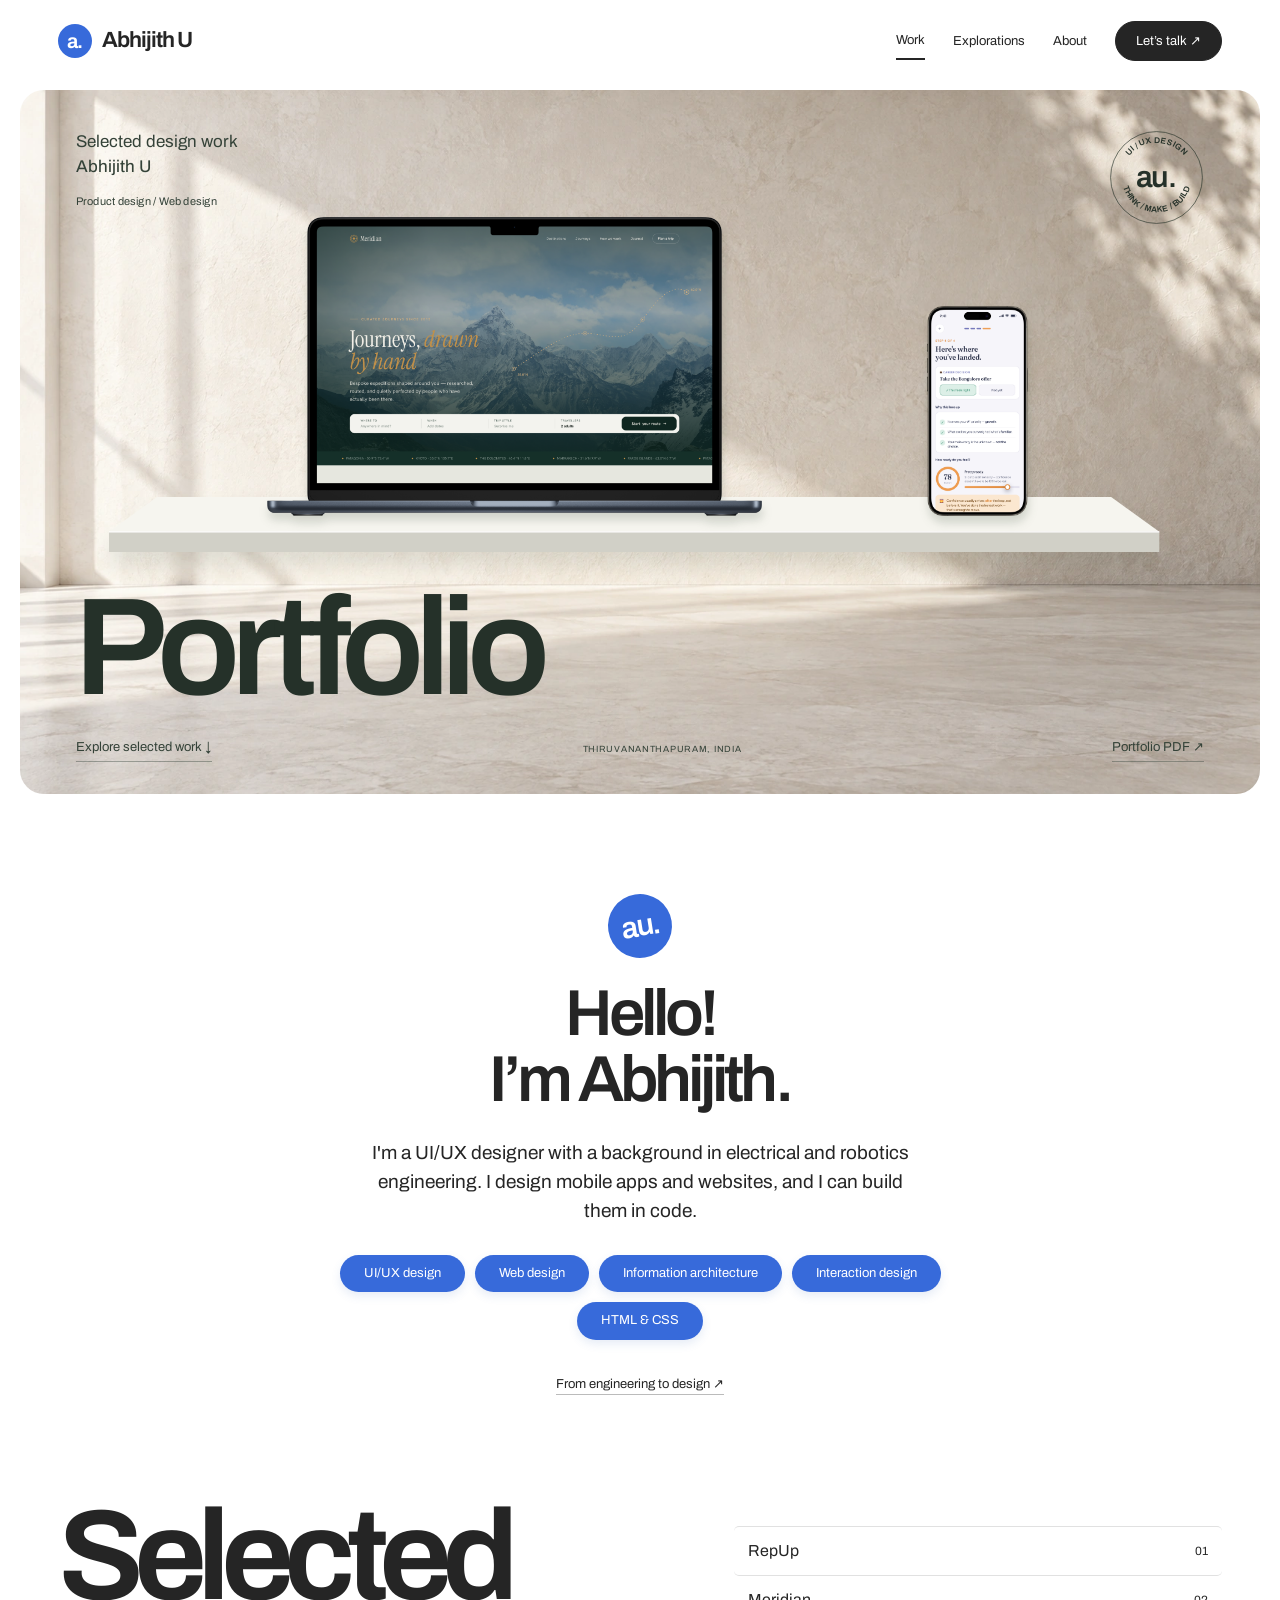
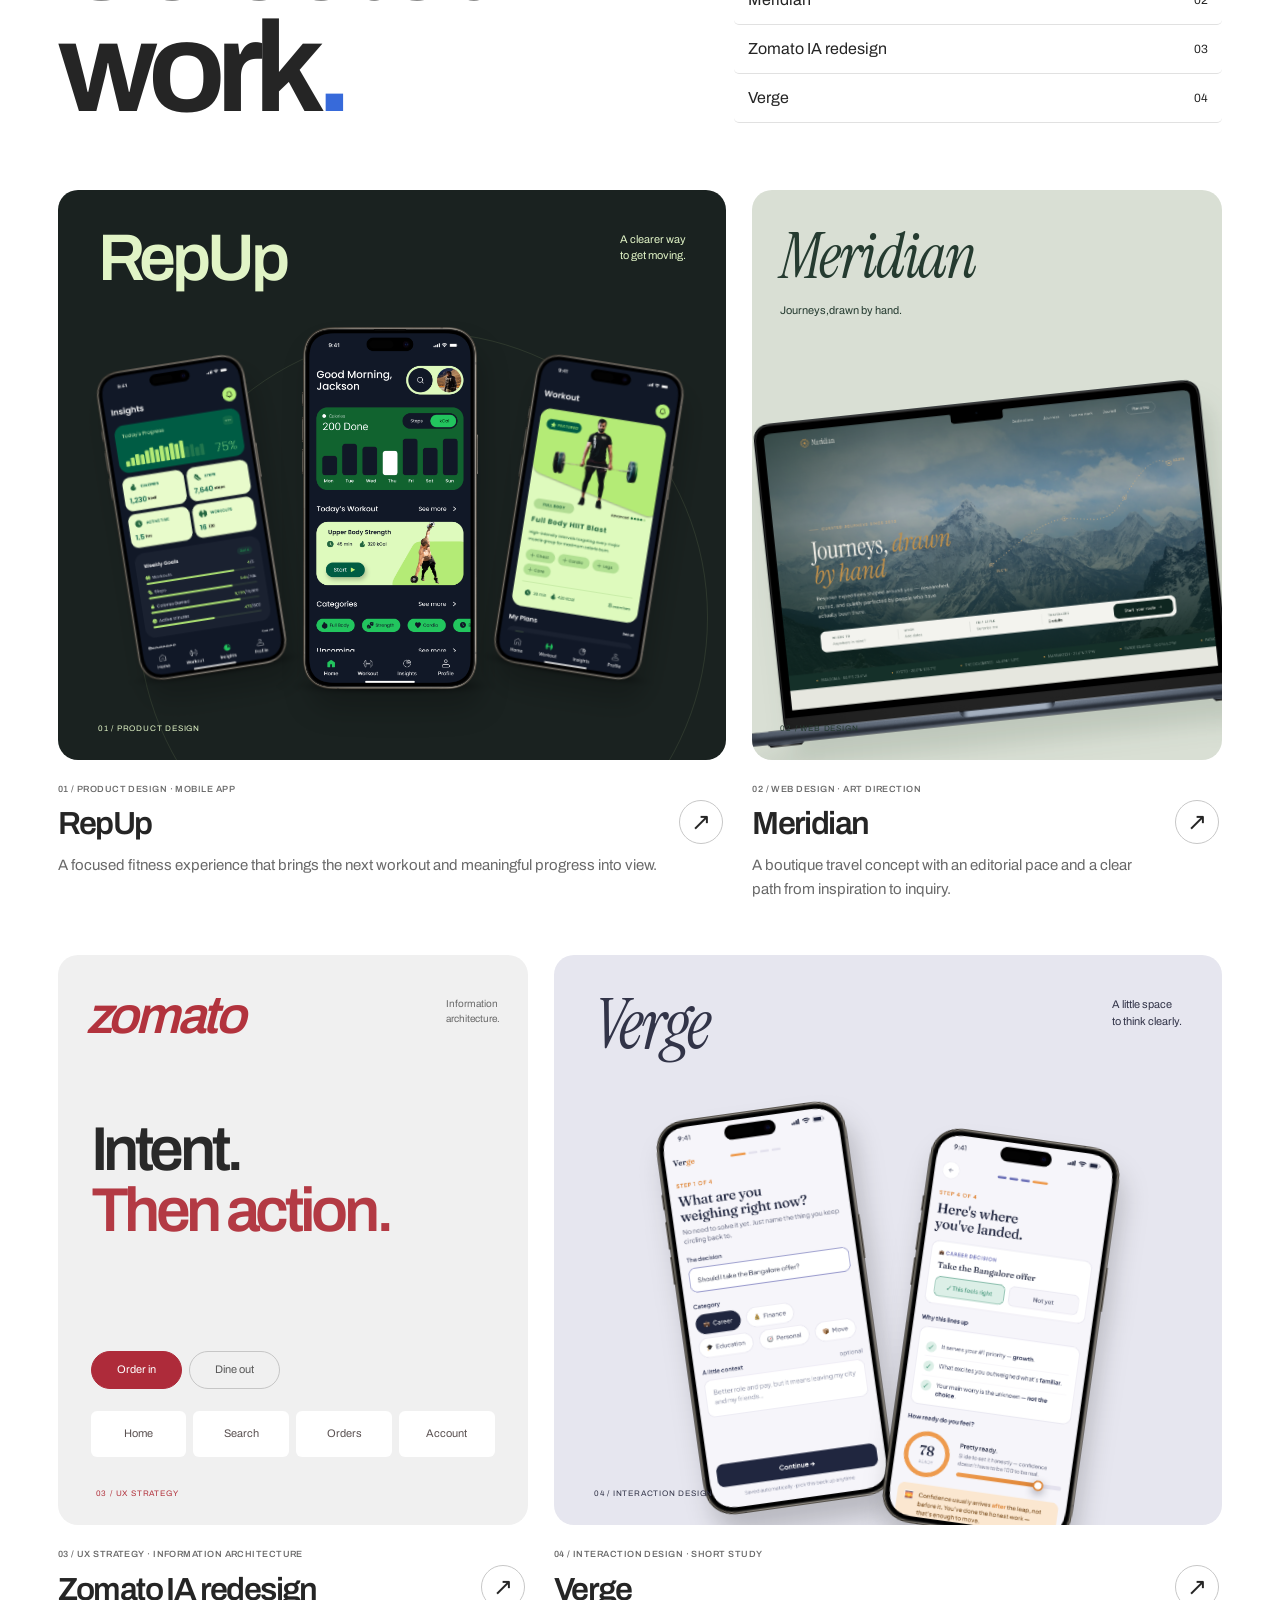
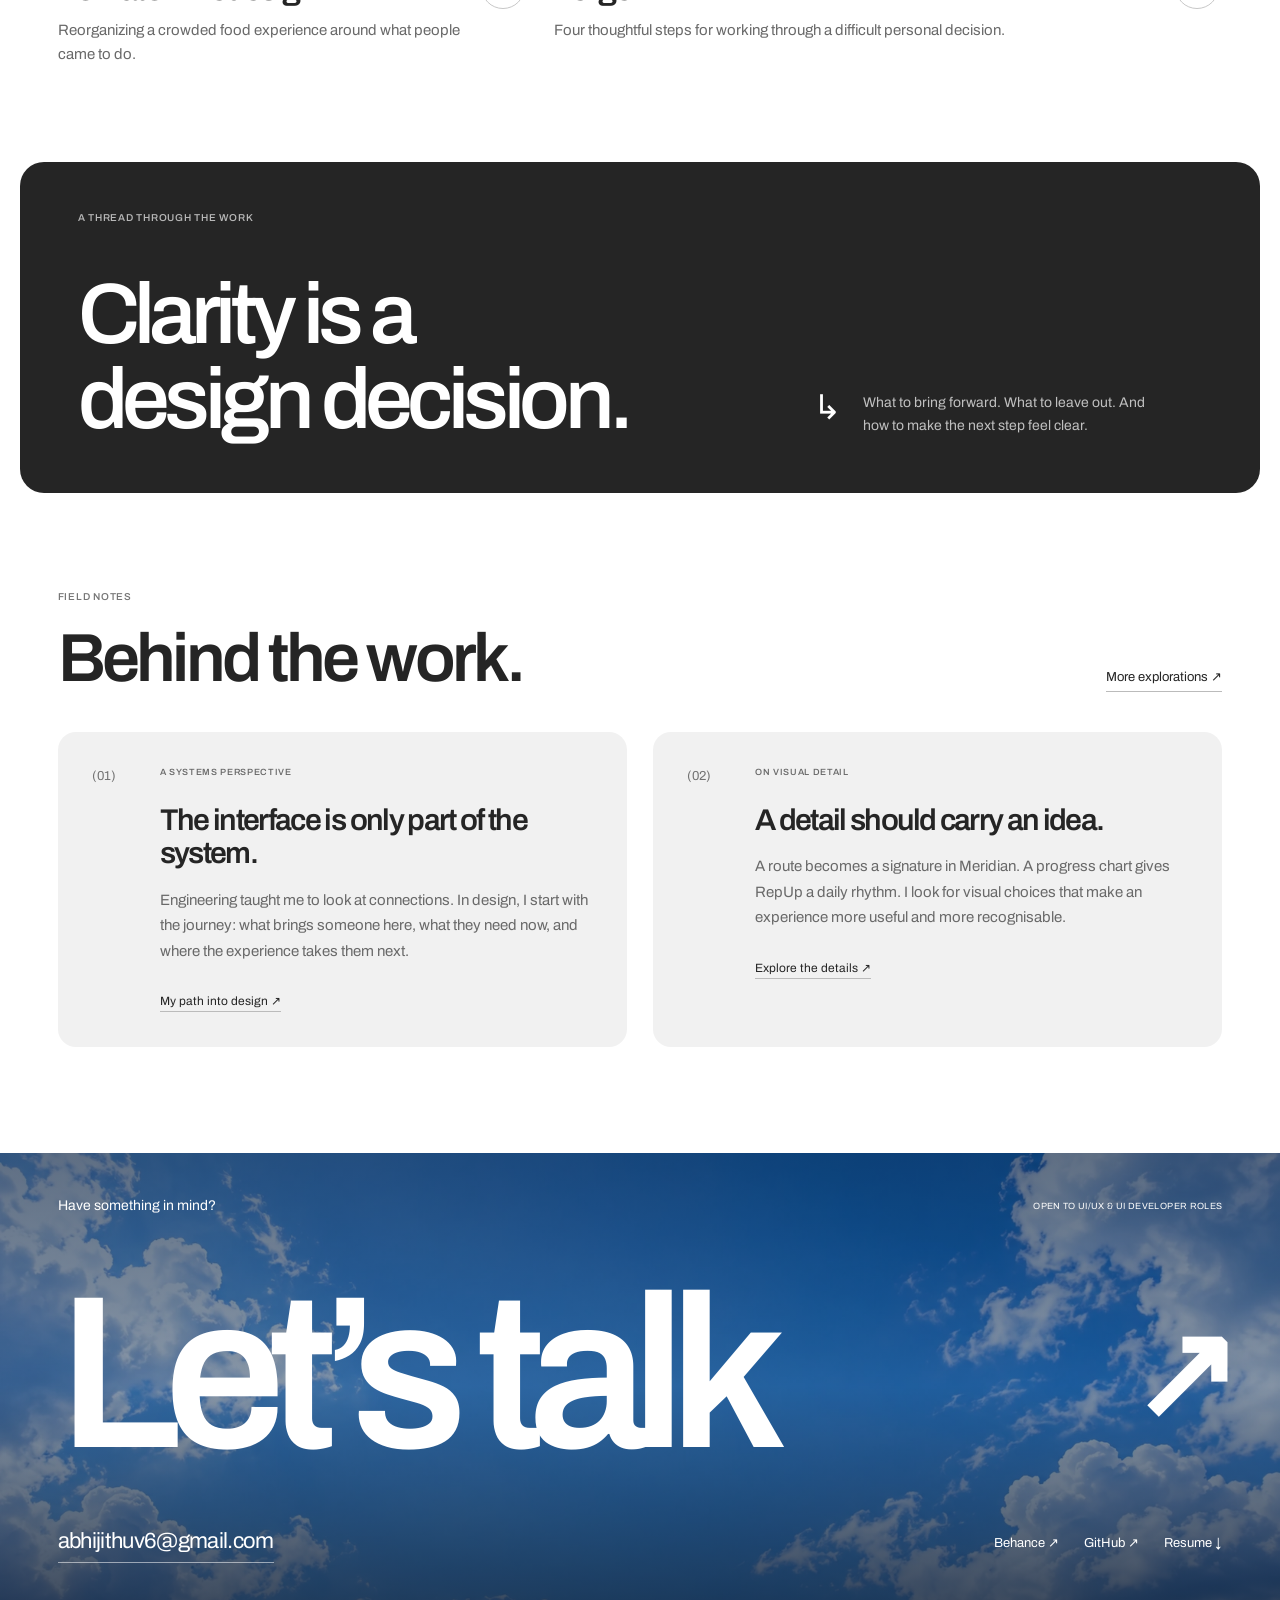
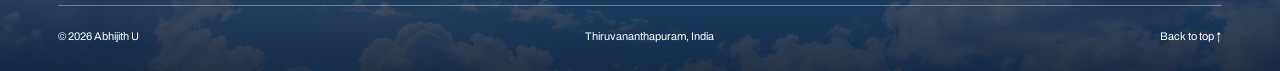
<file: index.html>
<!doctype html><html lang="en"><head><meta charset="utf-8"><meta name="viewport" content="width=device-width,initial-scale=1"><title>UI/UX designer — Abhijith U</title><meta name="description" content="I&#x27;m a UI/UX designer with a background in electrical and robotics engineering. I design mobile apps and websites, and I can build them in code."><meta name="theme-color" content="#ffffff"><link rel="canonical" href="https://abhijith2198.github.io/"><meta property="og:title" content="UI/UX designer — Abhijith U"><meta property="og:description" content="I&#x27;m a UI/UX designer with a background in electrical and robotics engineering. I design mobile apps and websites, and I can build them in code."><meta property="og:type" content="website"><meta property="og:url" content="https://abhijith2198.github.io/"><link rel="icon" href="assets/img/favicon.svg" type="image/svg+xml"><link rel="preload" href="assets/fonts/archivo-latin-wdth-normal.woff2" as="font" type="font/woff2" crossorigin><link rel="stylesheet" href="assets/css/portfolio.css"><link rel="stylesheet" href="assets/css/showcase.css"><script src="assets/js/portfolio.js" defer></script></head><body class="page-index"><a class="skip" href="#main">Skip to content</a><header class="header"><div class="wrap nav"><a class="brand" href="index.html" aria-label="Abhijith U home"><span class="brand-mark" aria-hidden="true">a.</span>Abhijith U</a><nav class="nav-links" aria-label="Main navigation"><a href="index.html#work" aria-current="page">Work</a><a href="explorations.html">Explorations</a><a href="about.html">About</a><a class="nav-contact" href="mailto:abhijithuv6@gmail.com">Let’s talk ↗</a></nav></div></header><main id="main"><section class="showcase-hero" style="background-image:url('assets/img/identity/studio-sunlit.webp')" aria-labelledby="portfolio-title"><div class="hero-topline"><p>Selected design work<br><strong>Abhijith U</strong><small>Product design / Web design</small></p><span class="identity-seal" role="img" aria-label="Abhijith U, UI/UX designer. Think, make, build."><svg viewBox="0 0 120 120" aria-hidden="true" focusable="false"><defs><path id="seal-top-arc" d="M16 60 A44 44 0 0 1 104 60"/><path id="seal-bottom-arc" d="M16 60 A44 44 0 0 0 104 60"/></defs><circle cx="60" cy="60" r="58" fill="none" stroke="currentColor" stroke-width=".8"/><g fill="currentColor" font-family="Archivo, Arial, sans-serif" font-weight="600"><text font-size="10.5" letter-spacing=".15"><textPath href="#seal-top-arc" startOffset="50%" text-anchor="middle">UI / UX DESIGN</textPath></text><text x="59" y="72" font-size="38" letter-spacing="-2" text-anchor="middle">au.</text><text font-size="10.5" letter-spacing=".15"><textPath href="#seal-bottom-arc" startOffset="50%" text-anchor="middle">THINK / MAKE / BUILD</textPath></text></g></svg></span></div><div class="hero-objects" aria-hidden="true"><svg class="hero-plinth" viewBox="0 0 1200 60" preserveAspectRatio="none" focusable="false"><path d="M55 0H1145L1200 38H0Z" fill="#f6f5ef"/><path d="M0 38H1200V60H0Z" fill="#d1d0c7"/><path d="M0 38H1200" fill="none" stroke="#fff" stroke-width="1.5"/></svg><img src="assets/img/mockups/meridian-home.png" alt="" width="1783" height="1076" class="hero-laptop" loading="eager" decoding="async"><img src="assets/img/mockups/verge-review.png" alt="" width="662" height="1360" class="hero-phone hero-verge" loading="eager" decoding="async"></div><div class="hero-type"><h1 id="portfolio-title">Portfolio</h1></div><div class="hero-bottomline"><a href="#work">Explore selected work ↓</a><span>THIRUVANANTHAPURAM, INDIA</span><a href="assets/Abhijith-U-Portfolio.pdf" download>Portfolio PDF ↗</a></div></section><section class="hello wrap"><div class="hello-mark" aria-hidden="true">au.</div><h2>Hello!<br>I’m Abhijith.</h2><p>I'm a UI/UX designer with a background in electrical and robotics engineering. I design mobile apps and websites, and I can build them in code.</p><div class="skill-pills"><span>UI/UX design</span><span>Web design</span><span>Information architecture</span><span>Interaction design</span><span>HTML & CSS</span></div><a class="text-link" href="about.html">From engineering to design ↗</a></section><section class="wrap work-section" id="work"><div class="work-heading"><h2>Selected<br>work<span>.</span></h2><nav class="work-index" aria-label="Project index"><a href="#project-repup"><span>RepUp</span><span>01</span></a><a href="#project-meridian"><span>Meridian</span><span>02</span></a><a href="#project-zomato"><span>Zomato IA redesign</span><span>03</span></a><a href="#project-verge"><span>Verge</span><span>04</span></a></nav></div><div class="project-grid"><article id="project-repup" class="project-card feature-repup"><a href="repup.html" aria-label="Read RepUp case study"><div class="card-art repup-art"><div class="art-heading"><span class="visual-brand">RepUp</span><span class="art-category">A clearer way<br>to get moving.</span></div><div class="mockup-set repup-set"><img src="assets/img/mockups/repup-insights.png" alt="RepUp insights in the original device mockup" width="886" height="1425" class="mockup mockup-insights" loading="eager" decoding="async"><img src="assets/img/mockups/repup-home.png" alt="RepUp home in the original device mockup" width="872" height="1401" class="mockup mockup-home" loading="eager" decoding="async"><img src="assets/img/mockups/repup-workout.png" alt="RepUp workout in the original device mockup" width="864" height="1389" class="mockup mockup-workout" loading="eager" decoding="async"></div><span class="art-label">01 / PRODUCT DESIGN</span></div><div class="card-meta"><div><div class="eyebrow">01 / PRODUCT DESIGN · MOBILE APP</div><h3>RepUp</h3><p>A focused fitness experience that brings the next workout and meaningful progress into view.</p></div><span class="circle-link" aria-hidden="true">↗</span></div></a></article><article id="project-meridian" class="project-card feature-meridian"><a href="meridian.html" aria-label="Read Meridian case study"><div class="card-art meridian-art"><div class="art-heading"><span class="visual-brand">Meridian</span><span class="art-category">Journeys,<br>drawn by hand.</span></div><img src="assets/img/mockups/meridian-home.png" alt="Original Meridian MacBook mockup showing the travel homepage" width="1783" height="1076" class="laptop-mockup" loading="eager" decoding="async"><span class="art-label">02 / WEB DESIGN</span></div><div class="card-meta"><div><div class="eyebrow">02 / WEB DESIGN · ART DIRECTION</div><h3>Meridian</h3><p>A boutique travel concept with an editorial pace and a clear path from inspiration to inquiry.</p></div><span class="circle-link" aria-hidden="true">↗</span></div></a></article><article id="project-zomato" class="project-card feature-zomato"><a href="zomato.html" aria-label="Read Zomato IA redesign case study"><div class="card-art zomato-art"><div class="art-heading"><span class="visual-brand">zomato</span><span class="art-category">Information<br>architecture.</span></div><div class="intent-statement">Intent.<br><span>Then action.</span></div><div class="intent-toggle"><span>Order in</span><span>Dine out</span></div><div class="mini-ia"><span>Home</span><span>Search</span><span>Orders</span><span>Account</span></div><span class="art-label">03 / UX STRATEGY</span></div><div class="card-meta"><div><div class="eyebrow">03 / UX STRATEGY · INFORMATION ARCHITECTURE</div><h3>Zomato IA redesign</h3><p>Reorganizing a crowded food experience around what people came to do.</p></div><span class="circle-link" aria-hidden="true">↗</span></div></a></article><article id="project-verge" class="project-card feature-verge"><a href="verge.html" aria-label="Read Verge case study"><div class="card-art verge-art"><div class="art-heading"><span class="visual-brand">Verge</span><span class="art-category">A little space<br>to think clearly.</span></div><div class="mockup-set verge-set"><img src="assets/img/mockups/verge-start.png" alt="Original Verge mockup: name the decision" width="662" height="1360" class="mockup" loading="eager" decoding="async"><img src="assets/img/mockups/verge-review.png" alt="Original Verge mockup: reflect on readiness" width="662" height="1360" class="mockup" loading="eager" decoding="async"></div><span class="art-label">04 / INTERACTION DESIGN</span></div><div class="card-meta"><div><div class="eyebrow">04 / INTERACTION DESIGN · SHORT STUDY</div><h3>Verge</h3><p>Four thoughtful steps for working through a difficult personal decision.</p></div><span class="circle-link" aria-hidden="true">↗</span></div></a></article></div></section><section class="editorial-pause"><div class="wrap"><p class="eyebrow">A THREAD THROUGH THE WORK</p><p class="pause-statement">Clarity is a<br>design decision.</p><div class="pause-foot"><span aria-hidden="true">↳</span><p>What to bring forward. What to leave out. And how to make the next step feel clear.</p></div></div></section><section class="field-notes wrap"><div class="notes-heading"><p class="eyebrow">FIELD NOTES</p><h2>Behind the work.</h2><a class="text-link" href="explorations.html">More explorations ↗</a></div><div class="notes-list"><article><span class="note-number">(01)</span><div><p class="eyebrow">A SYSTEMS PERSPECTIVE</p><h3>The interface is only part of the system.</h3><p>Engineering taught me to look at connections. In design, I start with the journey: what brings someone here, what they need now, and where the experience takes them next.</p><a class="text-link" href="about.html">My path into design ↗</a></div></article><article><span class="note-number">(02)</span><div><p class="eyebrow">ON VISUAL DETAIL</p><h3>A detail should carry an idea.</h3><p>A route becomes a signature in Meridian. A progress chart gives RepUp a daily rhythm. I look for visual choices that make an experience more useful and more recognisable.</p><a class="text-link" href="explorations.html">Explore the details ↗</a></div></article></div></section></main><footer class="footer"><div class="wrap"><div class="footer-top"><span>Have something in mind?</span><span>OPEN TO UI/UX & UI DEVELOPER ROLES</span></div><a class="footer-title" href="mailto:abhijithuv6@gmail.com">Let’s talk<span aria-hidden="true">↗</span></a><div class="footer-main"><a class="footer-contact" href="mailto:abhijithuv6@gmail.com">abhijithuv6@gmail.com</a><div class="footer-links"><a href="https://www.behance.net/abhijithuvishnu" target="_blank" rel="noreferrer">Behance ↗</a><a href="https://github.com/Abhijith2198" target="_blank" rel="noreferrer">GitHub ↗</a><a href="assets/Abhijith-U-Resume.pdf" download>Resume ↓</a></div></div><div class="footer-base"><span>© 2026 Abhijith U</span><span>Thiruvananthapuram, India</span><a href="#main">Back to top ↑</a></div></div></footer><dialog class="lightbox" id="image-viewer" aria-label="Enlarged project image"><button type="button" aria-label="Close enlarged image">Close ×</button><img alt=""><p></p></dialog></body></html>
</file>
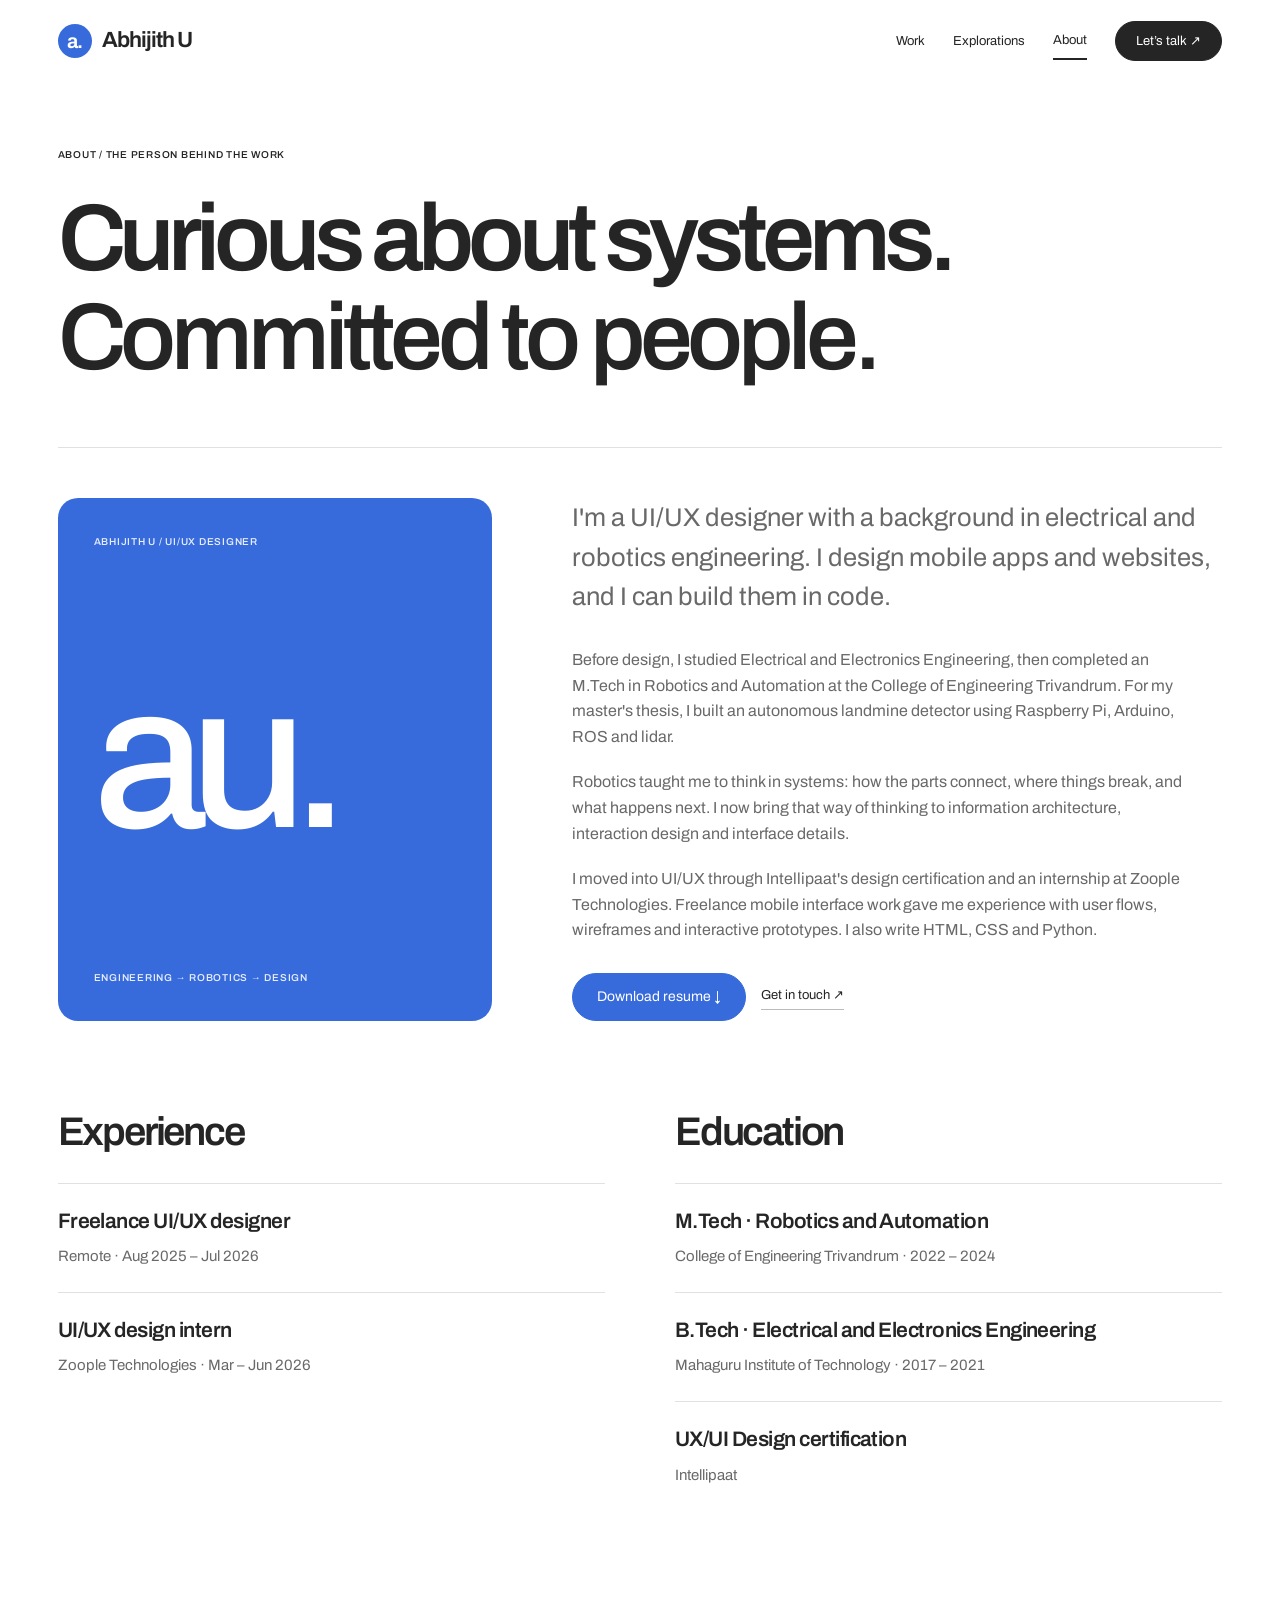
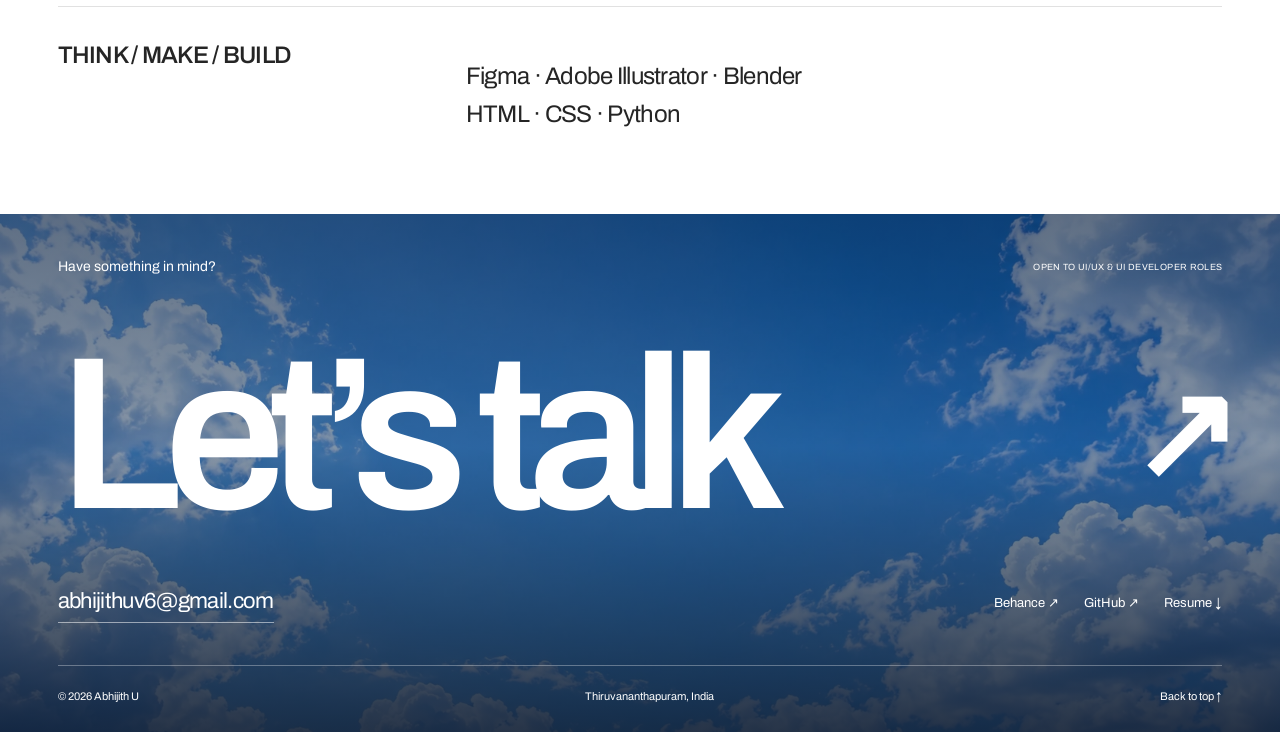
<file: about.html>
<!doctype html><html lang="en"><head><meta charset="utf-8"><meta name="viewport" content="width=device-width,initial-scale=1"><title>About — Abhijith U</title><meta name="description" content="I&#x27;m a UI/UX designer with a background in electrical and robotics engineering. I design mobile apps and websites, and I can build them in code."><meta name="theme-color" content="#ffffff"><link rel="canonical" href="https://abhijith2198.github.io/about.html"><meta property="og:title" content="About — Abhijith U"><meta property="og:description" content="I&#x27;m a UI/UX designer with a background in electrical and robotics engineering. I design mobile apps and websites, and I can build them in code."><meta property="og:type" content="website"><meta property="og:url" content="https://abhijith2198.github.io/about.html"><link rel="icon" href="assets/img/favicon.svg" type="image/svg+xml"><link rel="preload" href="assets/fonts/archivo-latin-wdth-normal.woff2" as="font" type="font/woff2" crossorigin><link rel="stylesheet" href="assets/css/portfolio.css"><link rel="stylesheet" href="assets/css/showcase.css"><script src="assets/js/portfolio.js" defer></script></head><body class="page-about"><a class="skip" href="#main">Skip to content</a><header class="header"><div class="wrap nav"><a class="brand" href="index.html" aria-label="Abhijith U home"><span class="brand-mark" aria-hidden="true">a.</span>Abhijith U</a><nav class="nav-links" aria-label="Main navigation"><a href="index.html#work">Work</a><a href="explorations.html">Explorations</a><a href="about.html" aria-current="page">About</a><a class="nav-contact" href="mailto:abhijithuv6@gmail.com">Let’s talk ↗</a></nav></div></header><main id="main"><div class="wrap"><section class="about-hero"><p class="eyebrow">ABOUT / THE PERSON BEHIND THE WORK</p><h1>Curious about systems.<br><span class="serif">Committed to people.</span></h1></section><section class="about-intro"><div class="about-monogram"><p class="eyebrow">ABHIJITH U / UI/UX DESIGNER</p><strong>au.</strong><p class="eyebrow">ENGINEERING → ROBOTICS → DESIGN</p></div><div class="about-copy"><p class="lead">I'm a UI/UX designer with a background in electrical and robotics engineering. I design mobile apps and websites, and I can build them in code.</p><p>Before design, I studied Electrical and Electronics Engineering, then completed an M.Tech in Robotics and Automation at the College of Engineering Trivandrum. For my master's thesis, I built an autonomous landmine detector using Raspberry Pi, Arduino, ROS and lidar.</p><p>Robotics taught me to think in systems: how the parts connect, where things break, and what happens next. I now bring that way of thinking to information architecture, interaction design and interface details.</p><p>I moved into UI/UX through Intellipaat's design certification and an internship at Zoople Technologies. Freelance mobile interface work gave me experience with user flows, wireframes and interactive prototypes. I also write HTML, CSS and Python.</p><div class="actions"><a class="button solid" href="assets/Abhijith-U-Resume.pdf" download>Download resume ↓</a><a class="text-link" href="mailto:abhijithuv6@gmail.com">Get in touch ↗</a></div></div></section><section class="credentials"><div><h2>Experience</h2><article class="credential"><h3>Freelance UI/UX designer</h3><p>Remote · Aug 2025 – Jul 2026</p></article><article class="credential"><h3>UI/UX design intern</h3><p>Zoople Technologies · Mar – Jun 2026</p></article></div><div><h2>Education</h2><article class="credential"><h3>M.Tech · Robotics and Automation</h3><p>College of Engineering Trivandrum · 2022 – 2024</p></article><article class="credential"><h3>B.Tech · Electrical and Electronics Engineering</h3><p>Mahaguru Institute of Technology · 2017 – 2021</p></article><article class="credential"><h3>UX/UI Design certification</h3><p>Intellipaat</p></article></div></section><div class="tools-band"><p class="eyebrow">THINK / MAKE / BUILD</p><p>Figma · Adobe Illustrator · Blender<br>HTML · CSS · Python</p></div></div></main><footer class="footer"><div class="wrap"><div class="footer-top"><span>Have something in mind?</span><span>OPEN TO UI/UX & UI DEVELOPER ROLES</span></div><a class="footer-title" href="mailto:abhijithuv6@gmail.com">Let’s talk<span aria-hidden="true">↗</span></a><div class="footer-main"><a class="footer-contact" href="mailto:abhijithuv6@gmail.com">abhijithuv6@gmail.com</a><div class="footer-links"><a href="https://www.behance.net/abhijithuvishnu" target="_blank" rel="noreferrer">Behance ↗</a><a href="https://github.com/Abhijith2198" target="_blank" rel="noreferrer">GitHub ↗</a><a href="assets/Abhijith-U-Resume.pdf" download>Resume ↓</a></div></div><div class="footer-base"><span>© 2026 Abhijith U</span><span>Thiruvananthapuram, India</span><a href="#main">Back to top ↑</a></div></div></footer><dialog class="lightbox" id="image-viewer" aria-label="Enlarged project image"><button type="button" aria-label="Close enlarged image">Close ×</button><img alt=""><p></p></dialog></body></html>
</file>
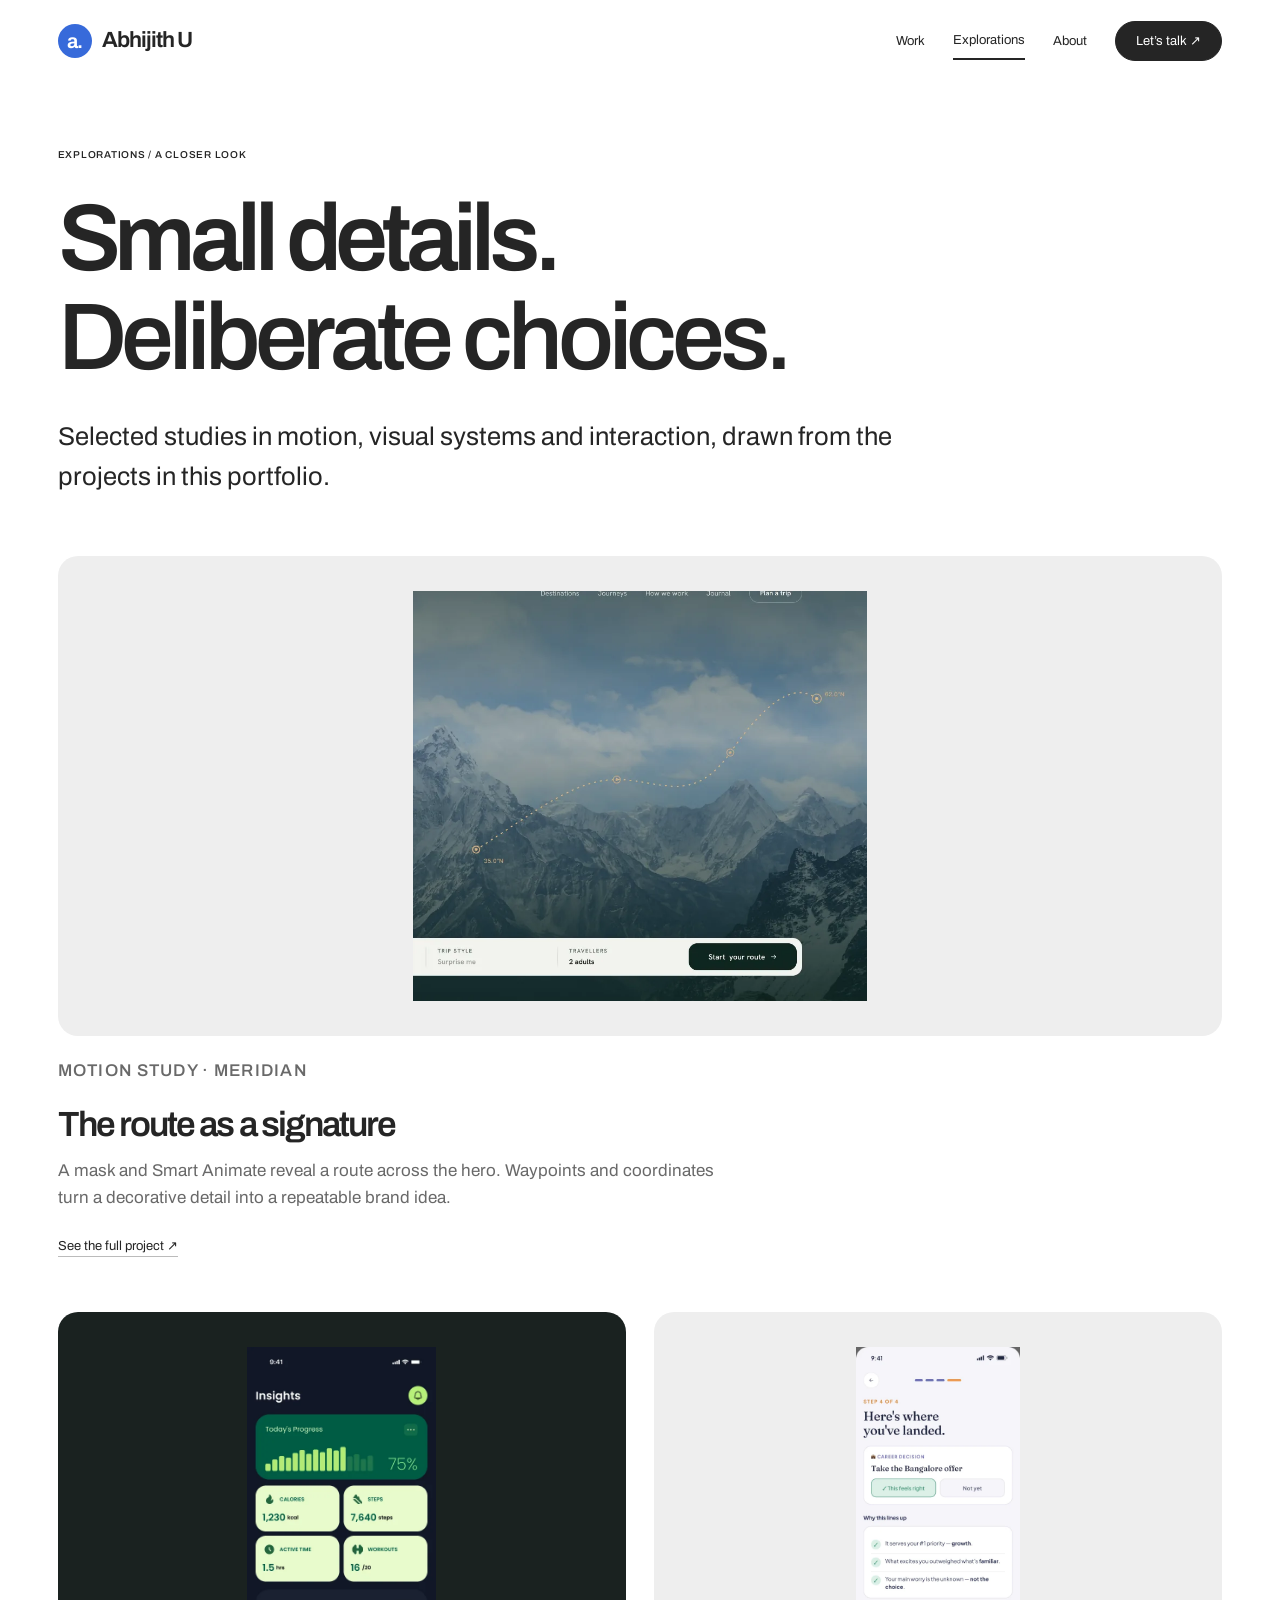
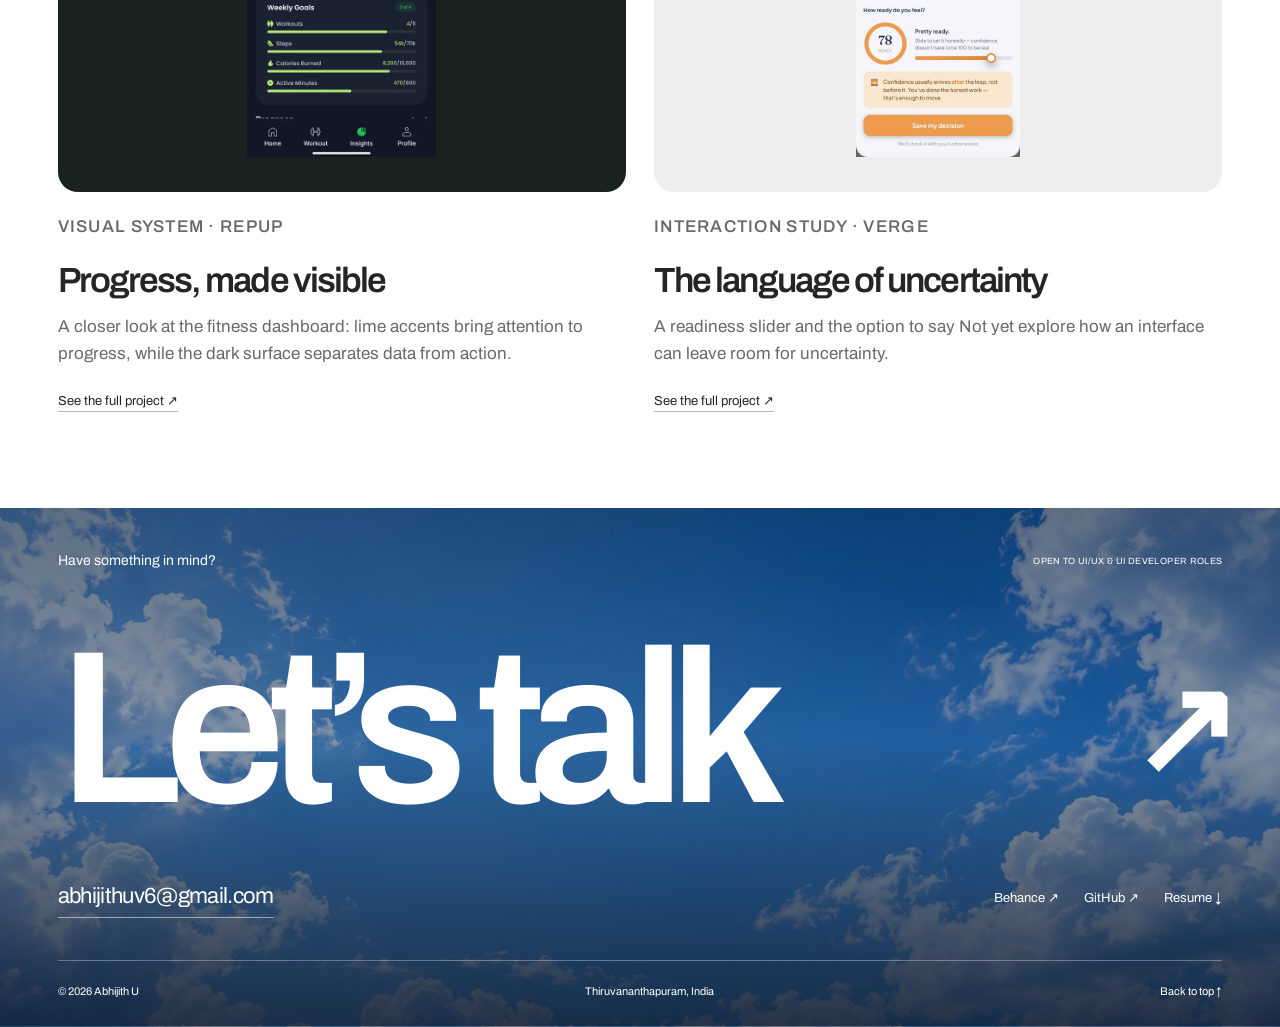
<file: explorations.html>
<!doctype html><html lang="en"><head><meta charset="utf-8"><meta name="viewport" content="width=device-width,initial-scale=1"><title>Explorations — Abhijith U</title><meta name="description" content="Studies in motion, visual systems and interaction by Abhijith U."><meta name="theme-color" content="#ffffff"><link rel="canonical" href="https://abhijith2198.github.io/explorations.html"><meta property="og:title" content="Explorations — Abhijith U"><meta property="og:description" content="Studies in motion, visual systems and interaction by Abhijith U."><meta property="og:type" content="website"><meta property="og:url" content="https://abhijith2198.github.io/explorations.html"><link rel="icon" href="assets/img/favicon.svg" type="image/svg+xml"><link rel="preload" href="assets/fonts/archivo-latin-wdth-normal.woff2" as="font" type="font/woff2" crossorigin><link rel="stylesheet" href="assets/css/portfolio.css"><link rel="stylesheet" href="assets/css/showcase.css"><script src="assets/js/portfolio.js" defer></script></head><body class="page-explorations"><a class="skip" href="#main">Skip to content</a><header class="header"><div class="wrap nav"><a class="brand" href="index.html" aria-label="Abhijith U home"><span class="brand-mark" aria-hidden="true">a.</span>Abhijith U</a><nav class="nav-links" aria-label="Main navigation"><a href="index.html#work">Work</a><a href="explorations.html" aria-current="page">Explorations</a><a href="about.html">About</a><a class="nav-contact" href="mailto:abhijithuv6@gmail.com">Let’s talk ↗</a></nav></div></header><main id="main"><div class="wrap"><section class="about-hero"><p class="eyebrow">EXPLORATIONS / A CLOSER LOOK</p><h1>Small details.<br><span class="serif">Deliberate choices.</span></h1><p class="lead" style="margin-top:30px">Selected studies in motion, visual systems and interaction, drawn from the projects in this portfolio.</p></section><div class="explore-grid"><article class="explore-card"><div class="explore-visual "><button type="button" data-zoom="assets/img/meridian/home-route.webp" data-caption="The route as a signature" aria-label="Enlarge The route as a signature"><img src="assets/img/meridian/home-route.webp" alt="The route as a signature" width="840" height="760" class="" loading="lazy" decoding="async"></button></div><p class="eyebrow" style="margin-top:22px">Motion study · Meridian</p><h2>The route as a signature</h2><p>A mask and Smart Animate reveal a route across the hero. Waypoints and coordinates turn a decorative detail into a repeatable brand idea.</p><a class="text-link" href="meridian.html">See the full project ↗</a></article><article class="explore-card"><div class="explore-visual dark"><button type="button" data-zoom="assets/img/repup/insights.webp" data-caption="Progress, made visible" aria-label="Enlarge Progress, made visible"><img src="assets/img/repup/insights.webp" alt="Progress, made visible" width="440" height="956" class="" loading="lazy" decoding="async"></button></div><p class="eyebrow" style="margin-top:22px">Visual system · RepUp</p><h2>Progress, made visible</h2><p>A closer look at the fitness dashboard: lime accents bring attention to progress, while the dark surface separates data from action.</p><a class="text-link" href="repup.html">See the full project ↗</a></article><article class="explore-card"><div class="explore-visual "><button type="button" data-zoom="assets/img/verge/step-4.webp" data-caption="The language of uncertainty" aria-label="Enlarge The language of uncertainty"><img src="assets/img/verge/step-4.webp" alt="The language of uncertainty" width="440" height="1098" class="" loading="lazy" decoding="async"></button></div><p class="eyebrow" style="margin-top:22px">Interaction study · Verge</p><h2>The language of uncertainty</h2><p>A readiness slider and the option to say Not yet explore how an interface can leave room for uncertainty.</p><a class="text-link" href="verge.html">See the full project ↗</a></article></div></div></main><footer class="footer"><div class="wrap"><div class="footer-top"><span>Have something in mind?</span><span>OPEN TO UI/UX & UI DEVELOPER ROLES</span></div><a class="footer-title" href="mailto:abhijithuv6@gmail.com">Let’s talk<span aria-hidden="true">↗</span></a><div class="footer-main"><a class="footer-contact" href="mailto:abhijithuv6@gmail.com">abhijithuv6@gmail.com</a><div class="footer-links"><a href="https://www.behance.net/abhijithuvishnu" target="_blank" rel="noreferrer">Behance ↗</a><a href="https://github.com/Abhijith2198" target="_blank" rel="noreferrer">GitHub ↗</a><a href="assets/Abhijith-U-Resume.pdf" download>Resume ↓</a></div></div><div class="footer-base"><span>© 2026 Abhijith U</span><span>Thiruvananthapuram, India</span><a href="#main">Back to top ↑</a></div></div></footer><dialog class="lightbox" id="image-viewer" aria-label="Enlarged project image"><button type="button" aria-label="Close enlarged image">Close ×</button><img alt=""><p></p></dialog></body></html>
</file>
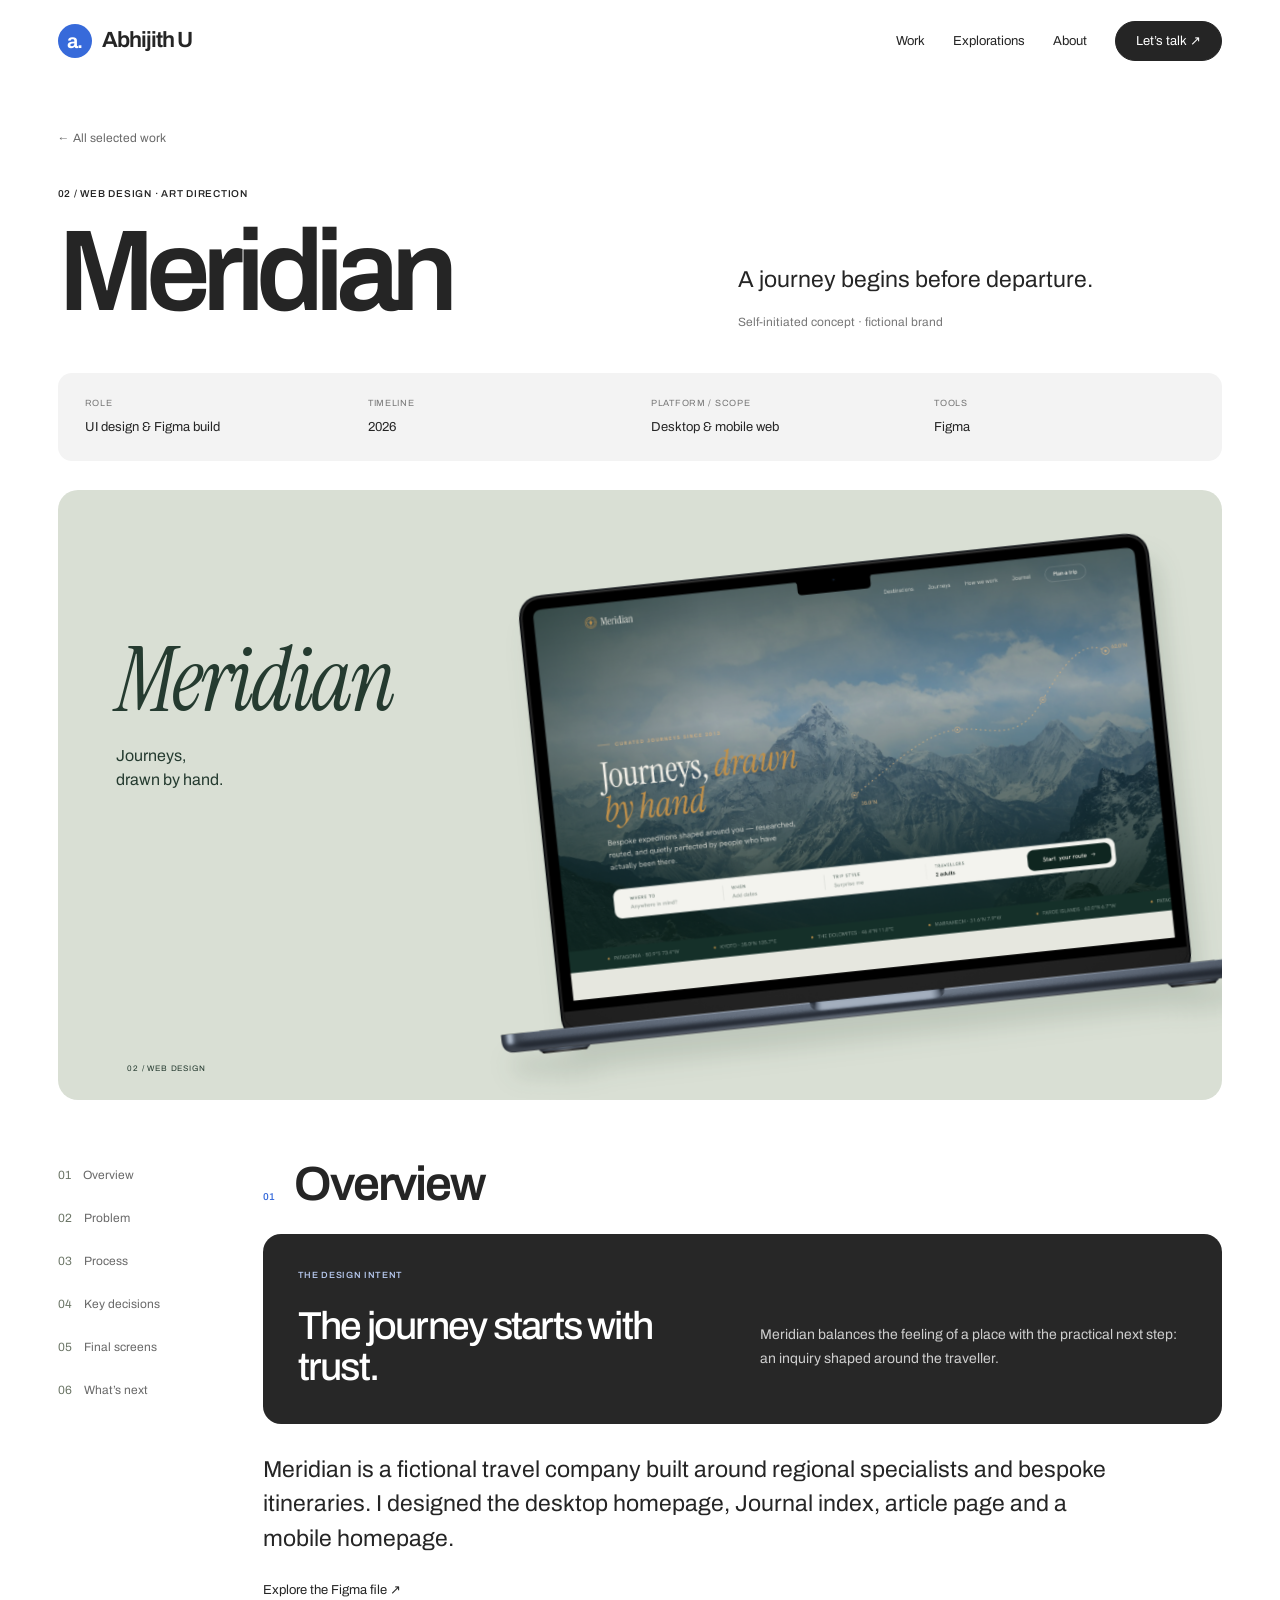
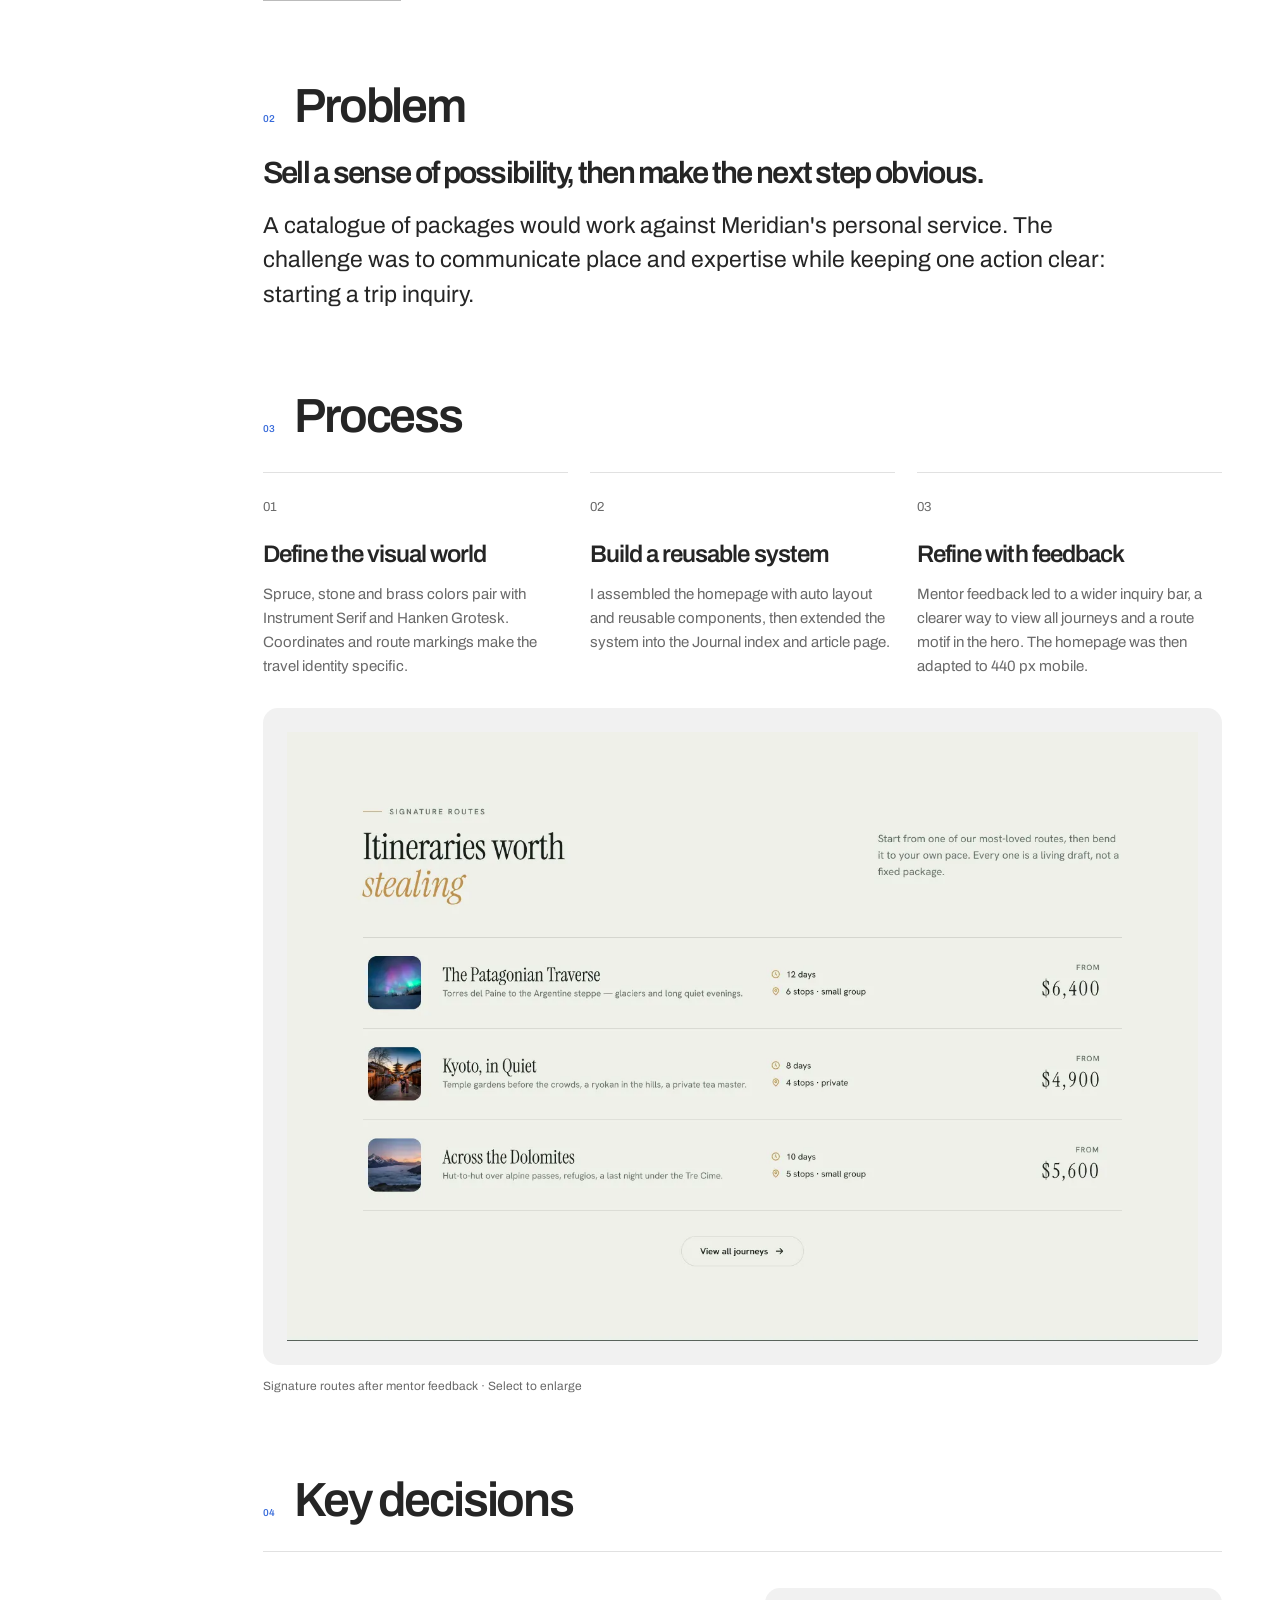
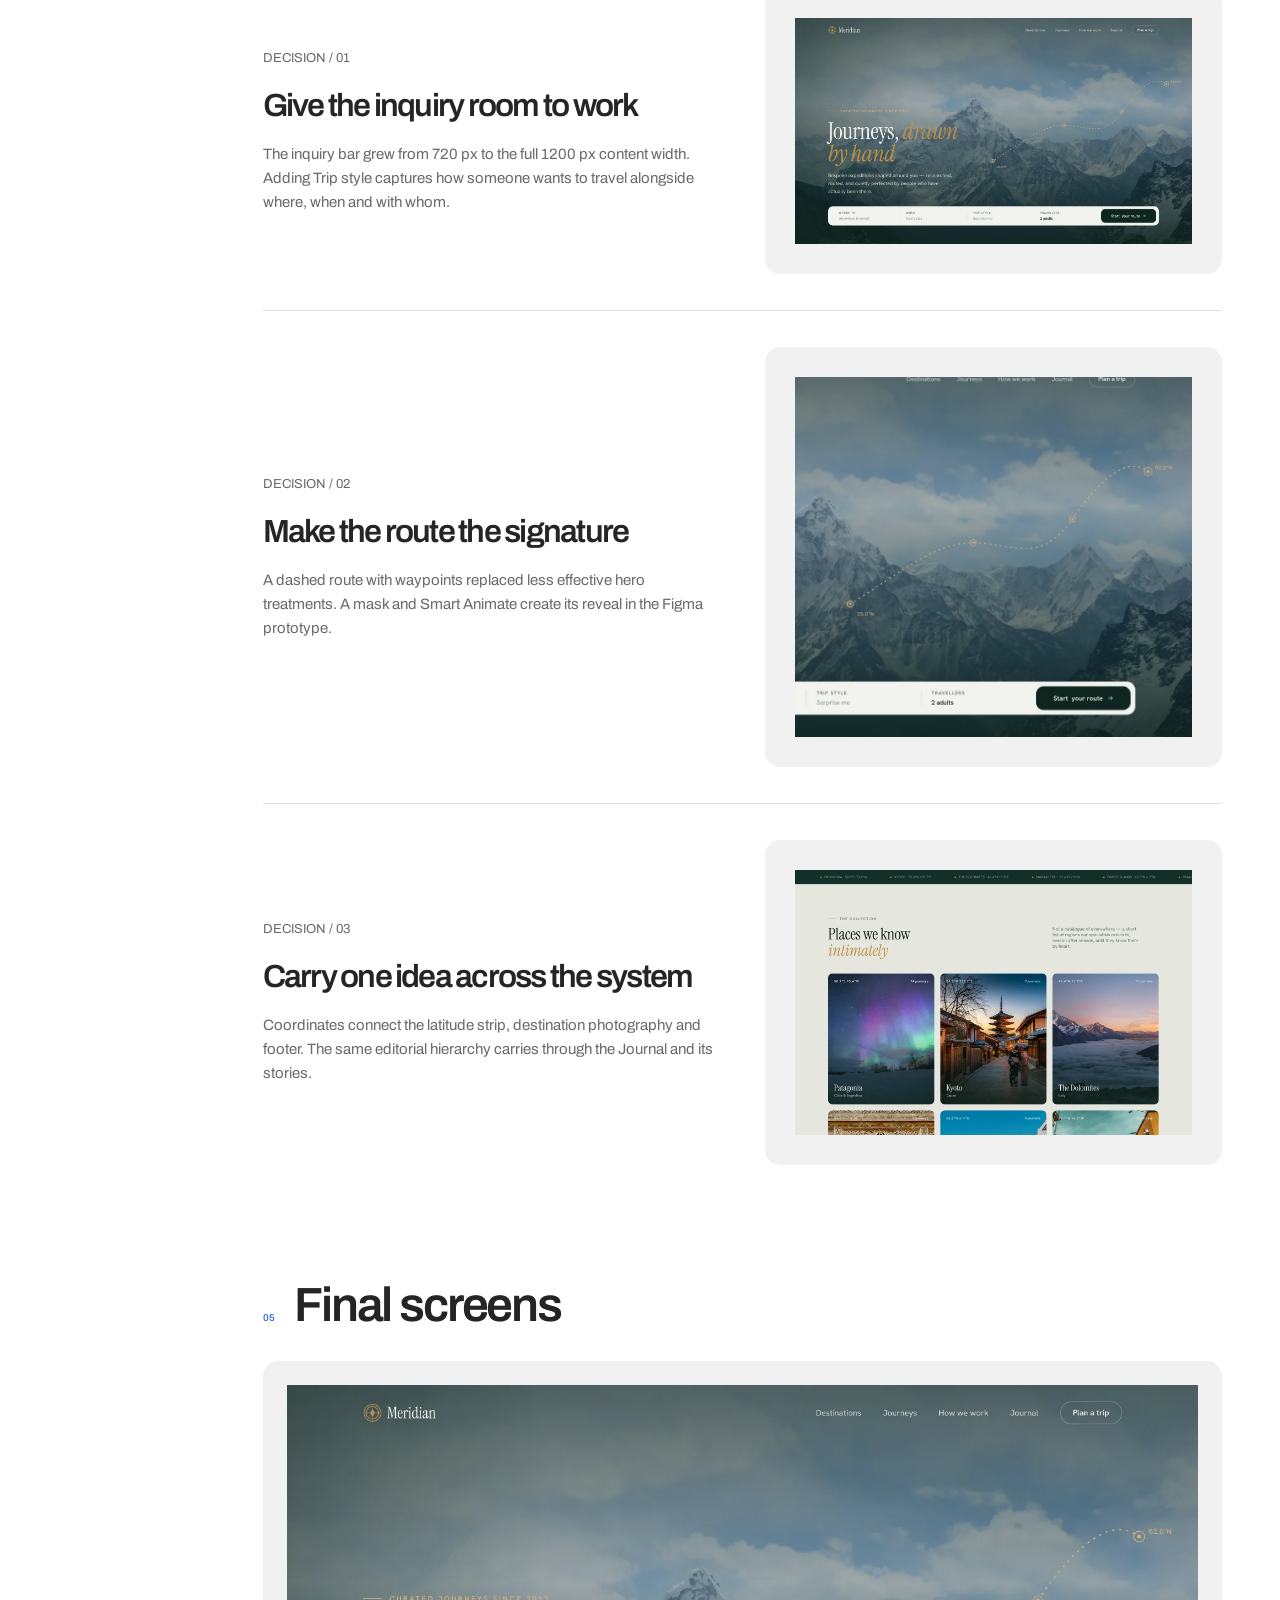
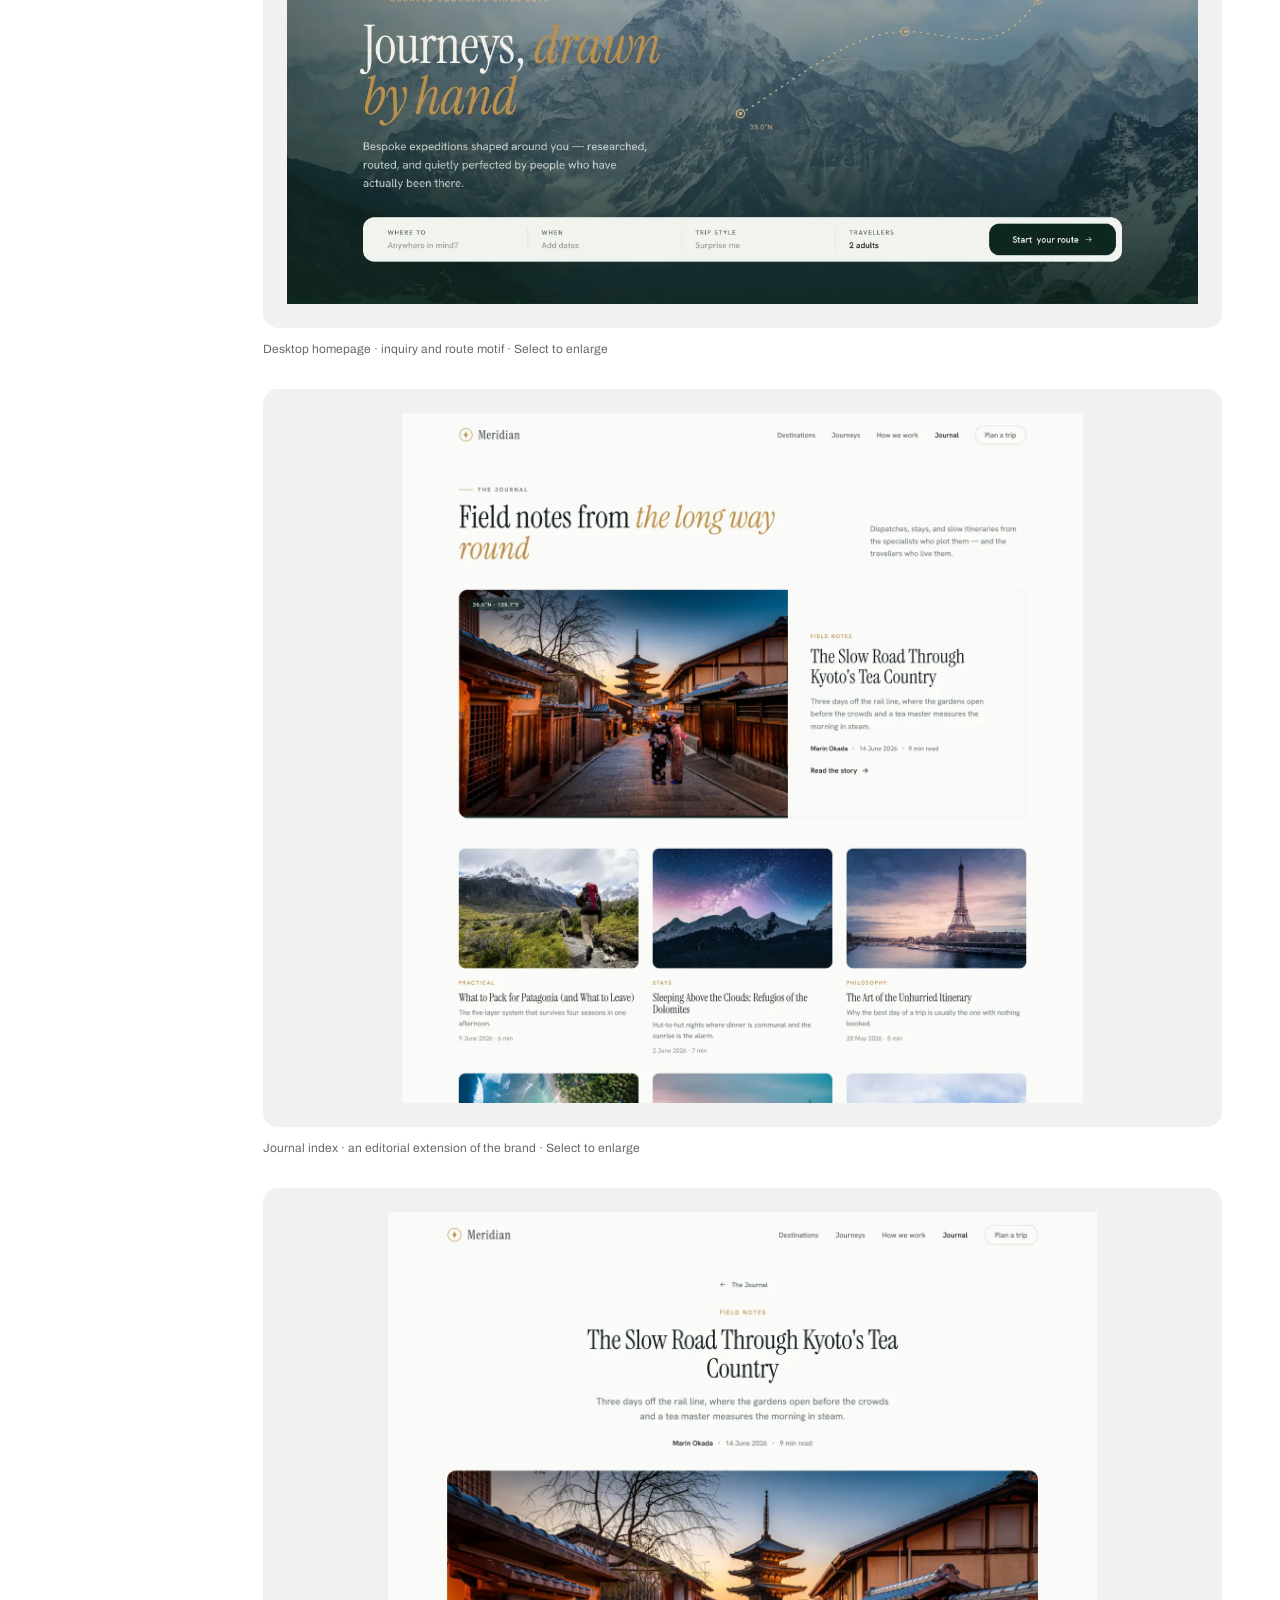
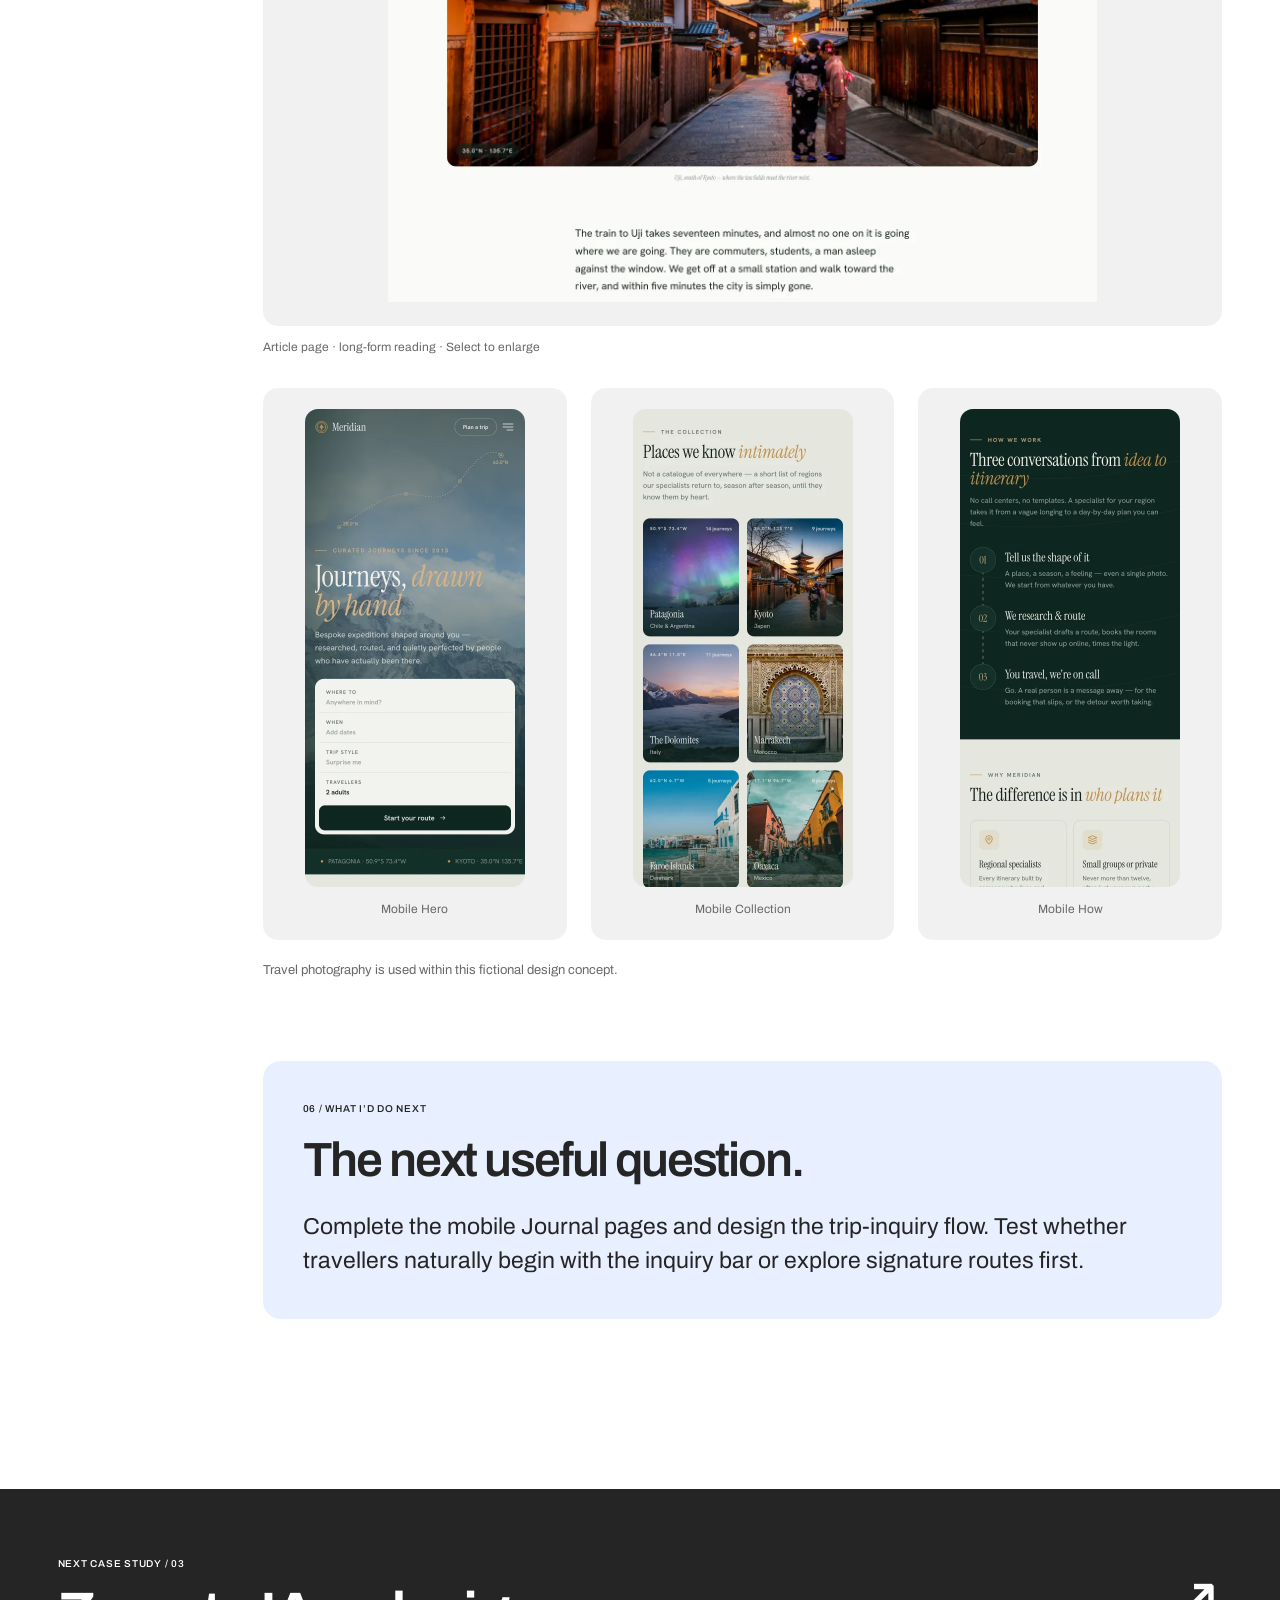
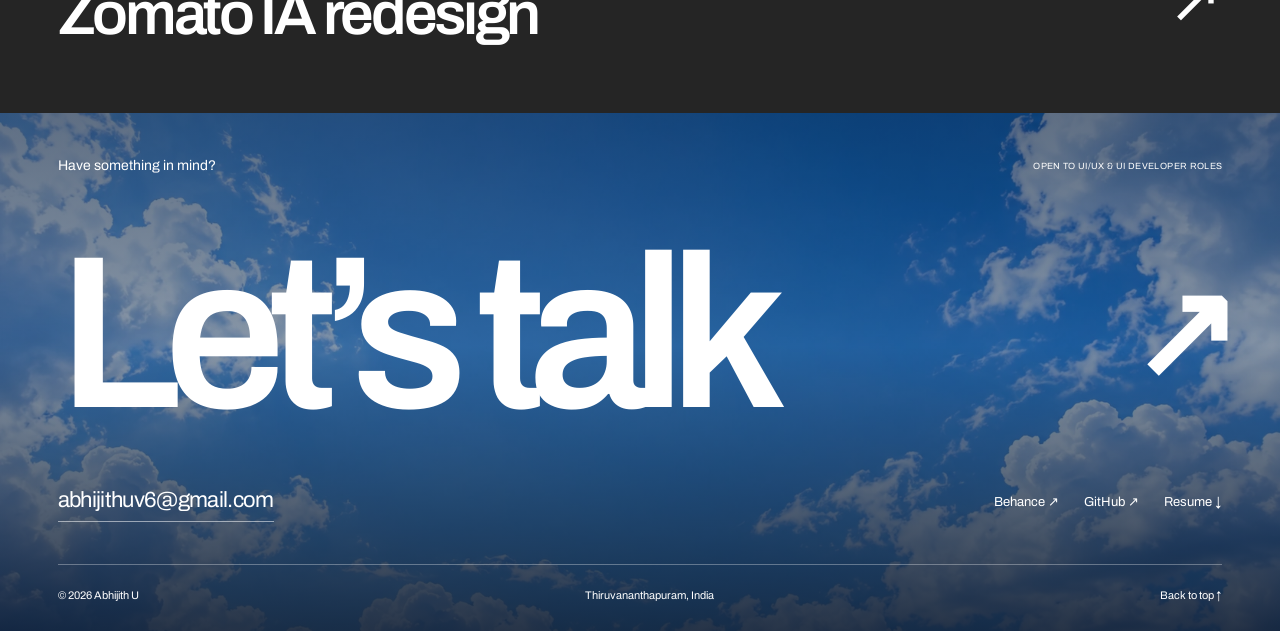
<file: meridian.html>
<!doctype html><html lang="en"><head><meta charset="utf-8"><meta name="viewport" content="width=device-width,initial-scale=1"><title>Meridian — Abhijith U</title><meta name="description" content="A boutique travel concept with an editorial pace and a clear path from inspiration to inquiry."><meta name="theme-color" content="#ffffff"><link rel="canonical" href="https://abhijith2198.github.io/meridian.html"><meta property="og:title" content="Meridian — Abhijith U"><meta property="og:description" content="A boutique travel concept with an editorial pace and a clear path from inspiration to inquiry."><meta property="og:type" content="website"><meta property="og:url" content="https://abhijith2198.github.io/meridian.html"><link rel="icon" href="assets/img/favicon.svg" type="image/svg+xml"><link rel="preload" href="assets/fonts/archivo-latin-wdth-normal.woff2" as="font" type="font/woff2" crossorigin><link rel="stylesheet" href="assets/css/portfolio.css"><link rel="stylesheet" href="assets/css/showcase.css"><script src="assets/js/portfolio.js" defer></script></head><body class="page-meridian"><a class="skip" href="#main">Skip to content</a><header class="header"><div class="wrap nav"><a class="brand" href="index.html" aria-label="Abhijith U home"><span class="brand-mark" aria-hidden="true">a.</span>Abhijith U</a><nav class="nav-links" aria-label="Main navigation"><a href="index.html#work">Work</a><a href="explorations.html">Explorations</a><a href="about.html">About</a><a class="nav-contact" href="mailto:abhijithuv6@gmail.com">Let’s talk ↗</a></nav></div></header><main id="main"><div class="wrap case-header"><a class="back" href="index.html#work">← All selected work</a><div class="case-heading"><div><p class="eyebrow">02 / WEB DESIGN · ART DIRECTION</p><h1>Meridian</h1></div><div><p class="summary">A journey begins before departure.</p><p class="case-status">Self-initiated concept · fictional brand</p></div></div><dl class="case-facts"><div><dt>Role</dt><dd>UI design &amp; Figma build</dd></div><div><dt>Timeline</dt><dd>2026</dd></div><div><dt>Platform / scope</dt><dd>Desktop &amp; mobile web</dd></div><div><dt>Tools</dt><dd>Figma</dd></div></dl></div><div class="wrap case-hero"><div class="card-art meridian-art"><div class="art-heading"><span class="visual-brand">Meridian</span><span class="art-category">Journeys,<br>drawn by hand.</span></div><img src="assets/img/mockups/meridian-home.png" alt="Original Meridian MacBook mockup showing the travel homepage" width="1783" height="1076" class="laptop-mockup" loading="eager" decoding="async"><span class="art-label">02 / WEB DESIGN</span></div></div><div class="wrap case-shell"><aside class="case-nav" aria-label="Case study sections"><a href="#overview"><span>01</span>Overview</a><a href="#problem"><span>02</span>Problem</a><a href="#process"><span>03</span>Process</a><a href="#key-decisions"><span>04</span>Key decisions</a><a href="#final-screens"><span>05</span>Final screens</a><a href="#next"><span>06</span>What’s next</a></aside><div class="case-body"><section id="overview"><div class="section-title"><span class="eyebrow">01</span><h2>Overview</h2></div><div class="case-editorial"><p class="eyebrow">THE DESIGN INTENT</p><h3 class="intent-heading">The journey starts with trust.</h3><p>Meridian balances the feeling of a place with the practical next step: an inquiry shaped around the traveller.</p></div><p class="lead">Meridian is a fictional travel company built around regional specialists and bespoke itineraries. I designed the desktop homepage, Journal index, article page and a mobile homepage.</p><p><a class="text-link" href="https://www.figma.com/design/xNvNd5LEvHxfKhRFqbb7zG/Meridian?node-id=1-433" target="_blank" rel="noreferrer">Explore the Figma file ↗</a></p></section><section id="problem"><div class="section-title"><span class="eyebrow">02</span><h2>Problem</h2></div><h3>Sell a sense of possibility, then make the next step obvious.</h3><p class="lead">A catalogue of packages would work against Meridian's personal service. The challenge was to communicate place and expertise while keeping one action clear: starting a trip inquiry.</p></section><section id="process"><div class="section-title"><span class="eyebrow">03</span><h2>Process</h2></div><div class="steps"><div class="step"><p class="num">01</p><h3>Define the visual world</h3><p>Spruce, stone and brass colors pair with Instrument Serif and Hanken Grotesk. Coordinates and route markings make the travel identity specific.</p></div><div class="step"><p class="num">02</p><h3>Build a reusable system</h3><p>I assembled the homepage with auto layout and reusable components, then extended the system into the Journal index and article page.</p></div><div class="step"><p class="num">03</p><h3>Refine with feedback</h3><p>Mentor feedback led to a wider inquiry bar, a clearer way to view all journeys and a route motif in the hero. The homepage was then adapted to 440 px mobile.</p></div></div><figure class="figure"><button type="button" data-zoom="assets/img/meridian/home-routes.webp" data-caption="Signature routes after mentor feedback" aria-label="Enlarge Signature routes after mentor feedback"><img src="assets/img/meridian/home-routes.webp" alt="Signature routes after mentor feedback" width="1440" height="962" class="" loading="lazy" decoding="async"></button><figcaption>Signature routes after mentor feedback · Select to enlarge</figcaption></figure></section><section id="key-decisions"><div class="section-title"><span class="eyebrow">04</span><h2>Key decisions</h2></div><article class="decision"><div><p class="decision-index">DECISION / 01</p><h3>Give the inquiry room to work</h3><p>The inquiry bar grew from 720 px to the full 1200 px content width. Adding Trip style captures how someone wants to travel alongside where, when and with whom.</p></div><div class="decision-media "><button type="button" data-zoom="assets/img/meridian/home-hero.webp" data-caption="Give the inquiry room to work" aria-label="Enlarge Give the inquiry room to work"><img src="assets/img/meridian/home-hero.webp" alt="Give the inquiry room to work" width="1440" height="820" class="" loading="lazy" decoding="async"></button></div></article><article class="decision"><div><p class="decision-index">DECISION / 02</p><h3>Make the route the signature</h3><p>A dashed route with waypoints replaced less effective hero treatments. A mask and Smart Animate create its reveal in the Figma prototype.</p></div><div class="decision-media "><button type="button" data-zoom="assets/img/meridian/home-route.webp" data-caption="Make the route the signature" aria-label="Enlarge Make the route the signature"><img src="assets/img/meridian/home-route.webp" alt="Make the route the signature" width="840" height="760" class="" loading="lazy" decoding="async"></button></div></article><article class="decision"><div><p class="decision-index">DECISION / 03</p><h3>Carry one idea across the system</h3><p>Coordinates connect the latitude strip, destination photography and footer. The same editorial hierarchy carries through the Journal and its stories.</p></div><div class="decision-media "><button type="button" data-zoom="assets/img/meridian/home-collection.webp" data-caption="Carry one idea across the system" aria-label="Enlarge Carry one idea across the system"><img src="assets/img/meridian/home-collection.webp" alt="Carry one idea across the system" width="1440" height="961" class="" loading="lazy" decoding="async"></button></div></article></section><section id="final-screens"><div class="section-title"><span class="eyebrow">05</span><h2>Final screens</h2></div><figure class="figure"><button type="button" data-zoom="assets/img/meridian/home-hero.webp" data-caption="Desktop homepage · inquiry and route motif" aria-label="Enlarge Desktop homepage · inquiry and route motif"><img src="assets/img/meridian/home-hero.webp" alt="Desktop homepage · inquiry and route motif" width="1440" height="820" class="" loading="lazy" decoding="async"></button><figcaption>Desktop homepage · inquiry and route motif · Select to enlarge</figcaption></figure><figure class="figure"><button type="button" data-zoom="assets/img/meridian/journal.webp" data-caption="Journal index · an editorial extension of the brand" aria-label="Enlarge Journal index · an editorial extension of the brand"><img src="assets/img/meridian/journal.webp" alt="Journal index · an editorial extension of the brand" width="1440" height="1460" class="" loading="lazy" decoding="async"></button><figcaption>Journal index · an editorial extension of the brand · Select to enlarge</figcaption></figure><figure class="figure"><button type="button" data-zoom="assets/img/meridian/article.webp" data-caption="Article page · long-form reading" aria-label="Enlarge Article page · long-form reading"><img src="assets/img/meridian/article.webp" alt="Article page · long-form reading" width="1440" height="1400" class="" loading="lazy" decoding="async"></button><figcaption>Article page · long-form reading · Select to enlarge</figcaption></figure><div class="screens"><figure class="screen"><button type="button" data-zoom="assets/img/meridian/mobile-hero.webp" data-caption="Meridian · Mobile Hero" aria-label="Enlarge Meridian · Mobile Hero"><img src="assets/img/meridian/mobile-hero.webp" alt="Meridian · Mobile Hero" width="440" height="956" class="" loading="lazy" decoding="async"></button><figcaption>Mobile Hero</figcaption></figure><figure class="screen"><button type="button" data-zoom="assets/img/meridian/mobile-collection.webp" data-caption="Meridian · Mobile Collection" aria-label="Enlarge Meridian · Mobile Collection"><img src="assets/img/meridian/mobile-collection.webp" alt="Meridian · Mobile Collection" width="440" height="956" class="" loading="lazy" decoding="async"></button><figcaption>Mobile Collection</figcaption></figure><figure class="screen"><button type="button" data-zoom="assets/img/meridian/mobile-how.webp" data-caption="Meridian · Mobile How" aria-label="Enlarge Meridian · Mobile How"><img src="assets/img/meridian/mobile-how.webp" alt="Meridian · Mobile How" width="440" height="956" class="" loading="lazy" decoding="async"></button><figcaption>Mobile How</figcaption></figure></div><p class="note">Travel photography is used within this fictional design concept.</p></section><section id="next"><div class="next-box"><p class="eyebrow">06 / WHAT I’D DO NEXT</p><h2 style="margin-top:20px">The next useful question.</h2><p class="lead">Complete the mobile Journal pages and design the trip-inquiry flow. Test whether travellers naturally begin with the inquiry bar or explore signature routes first.</p></div></section></div></div><a class="next-project" href="zomato.html"><div><p class="eyebrow">NEXT CASE STUDY / 03</p><h2>Zomato IA redesign</h2></div><span style="font-size:65px" aria-hidden="true">↗</span></a></main><footer class="footer"><div class="wrap"><div class="footer-top"><span>Have something in mind?</span><span>OPEN TO UI/UX & UI DEVELOPER ROLES</span></div><a class="footer-title" href="mailto:abhijithuv6@gmail.com">Let’s talk<span aria-hidden="true">↗</span></a><div class="footer-main"><a class="footer-contact" href="mailto:abhijithuv6@gmail.com">abhijithuv6@gmail.com</a><div class="footer-links"><a href="https://www.behance.net/abhijithuvishnu" target="_blank" rel="noreferrer">Behance ↗</a><a href="https://github.com/Abhijith2198" target="_blank" rel="noreferrer">GitHub ↗</a><a href="assets/Abhijith-U-Resume.pdf" download>Resume ↓</a></div></div><div class="footer-base"><span>© 2026 Abhijith U</span><span>Thiruvananthapuram, India</span><a href="#main">Back to top ↑</a></div></div></footer><dialog class="lightbox" id="image-viewer" aria-label="Enlarged project image"><button type="button" aria-label="Close enlarged image">Close ×</button><img alt=""><p></p></dialog></body></html>
</file>
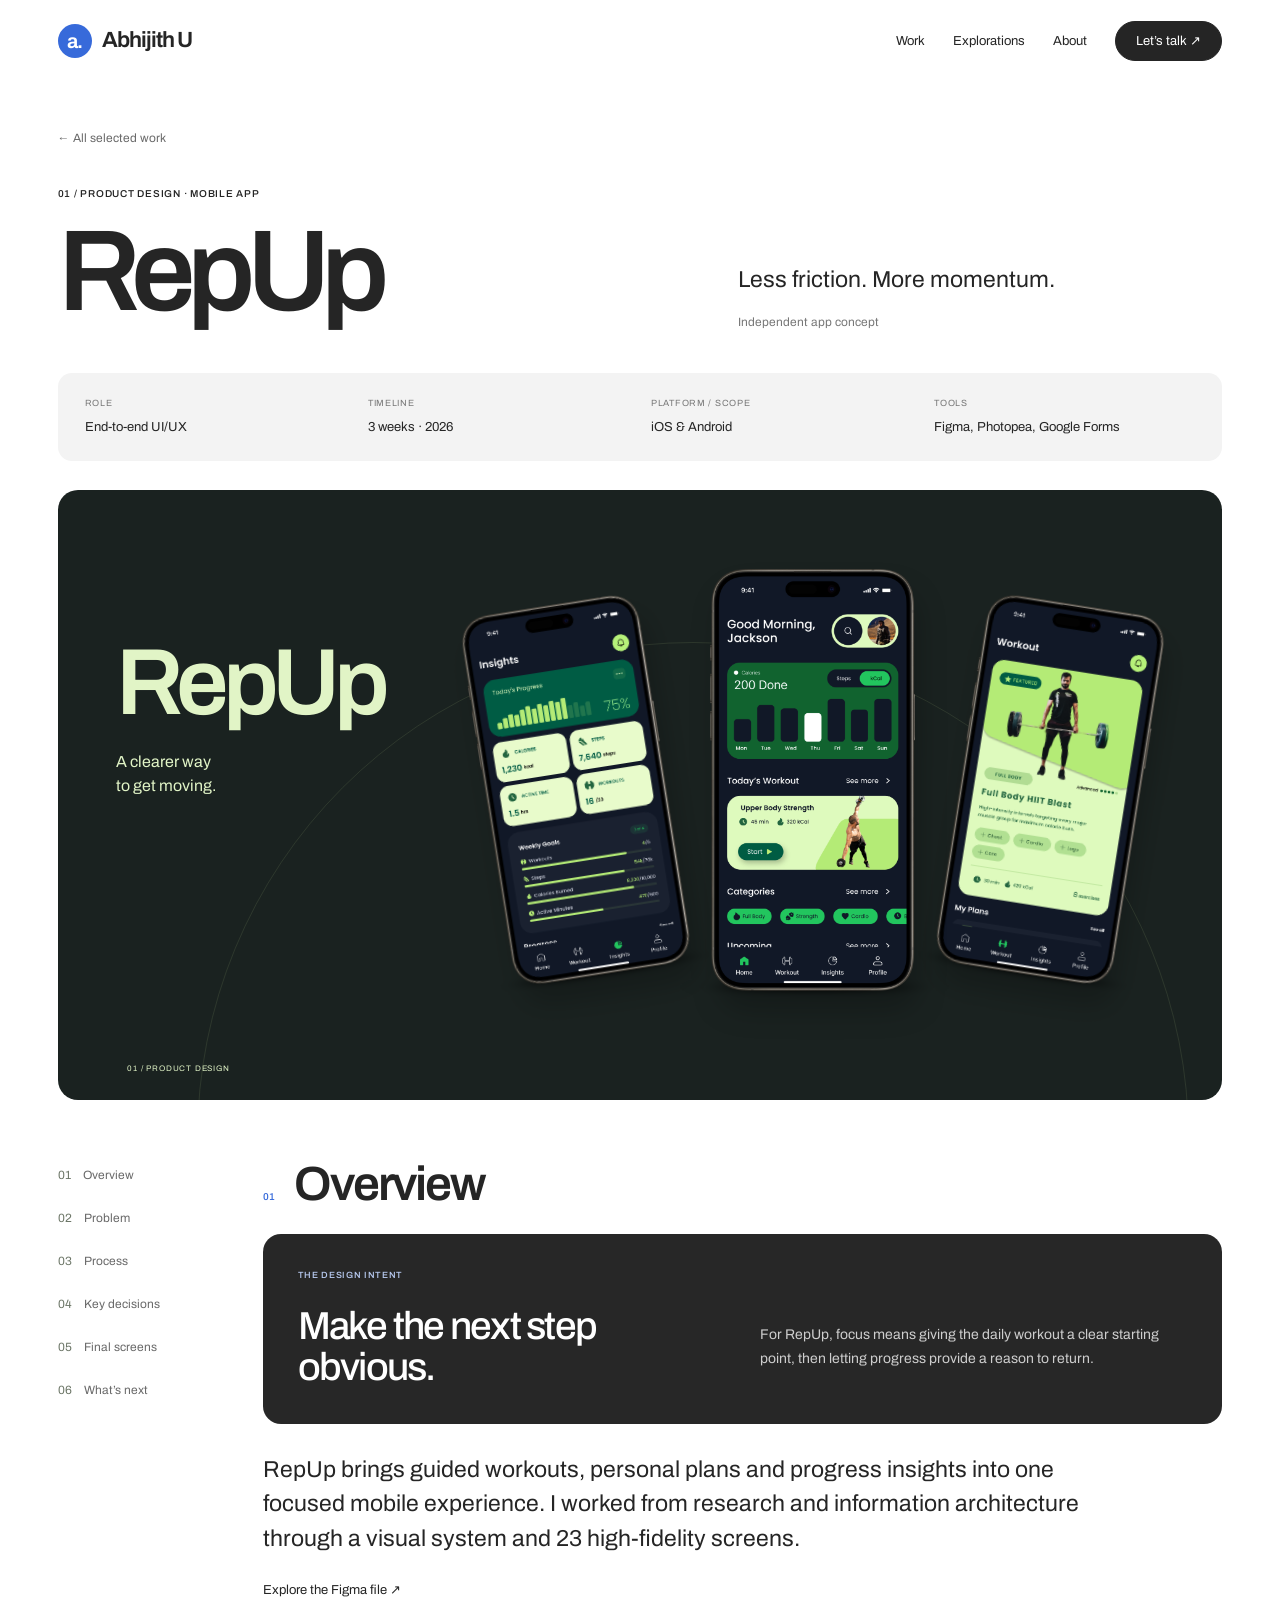
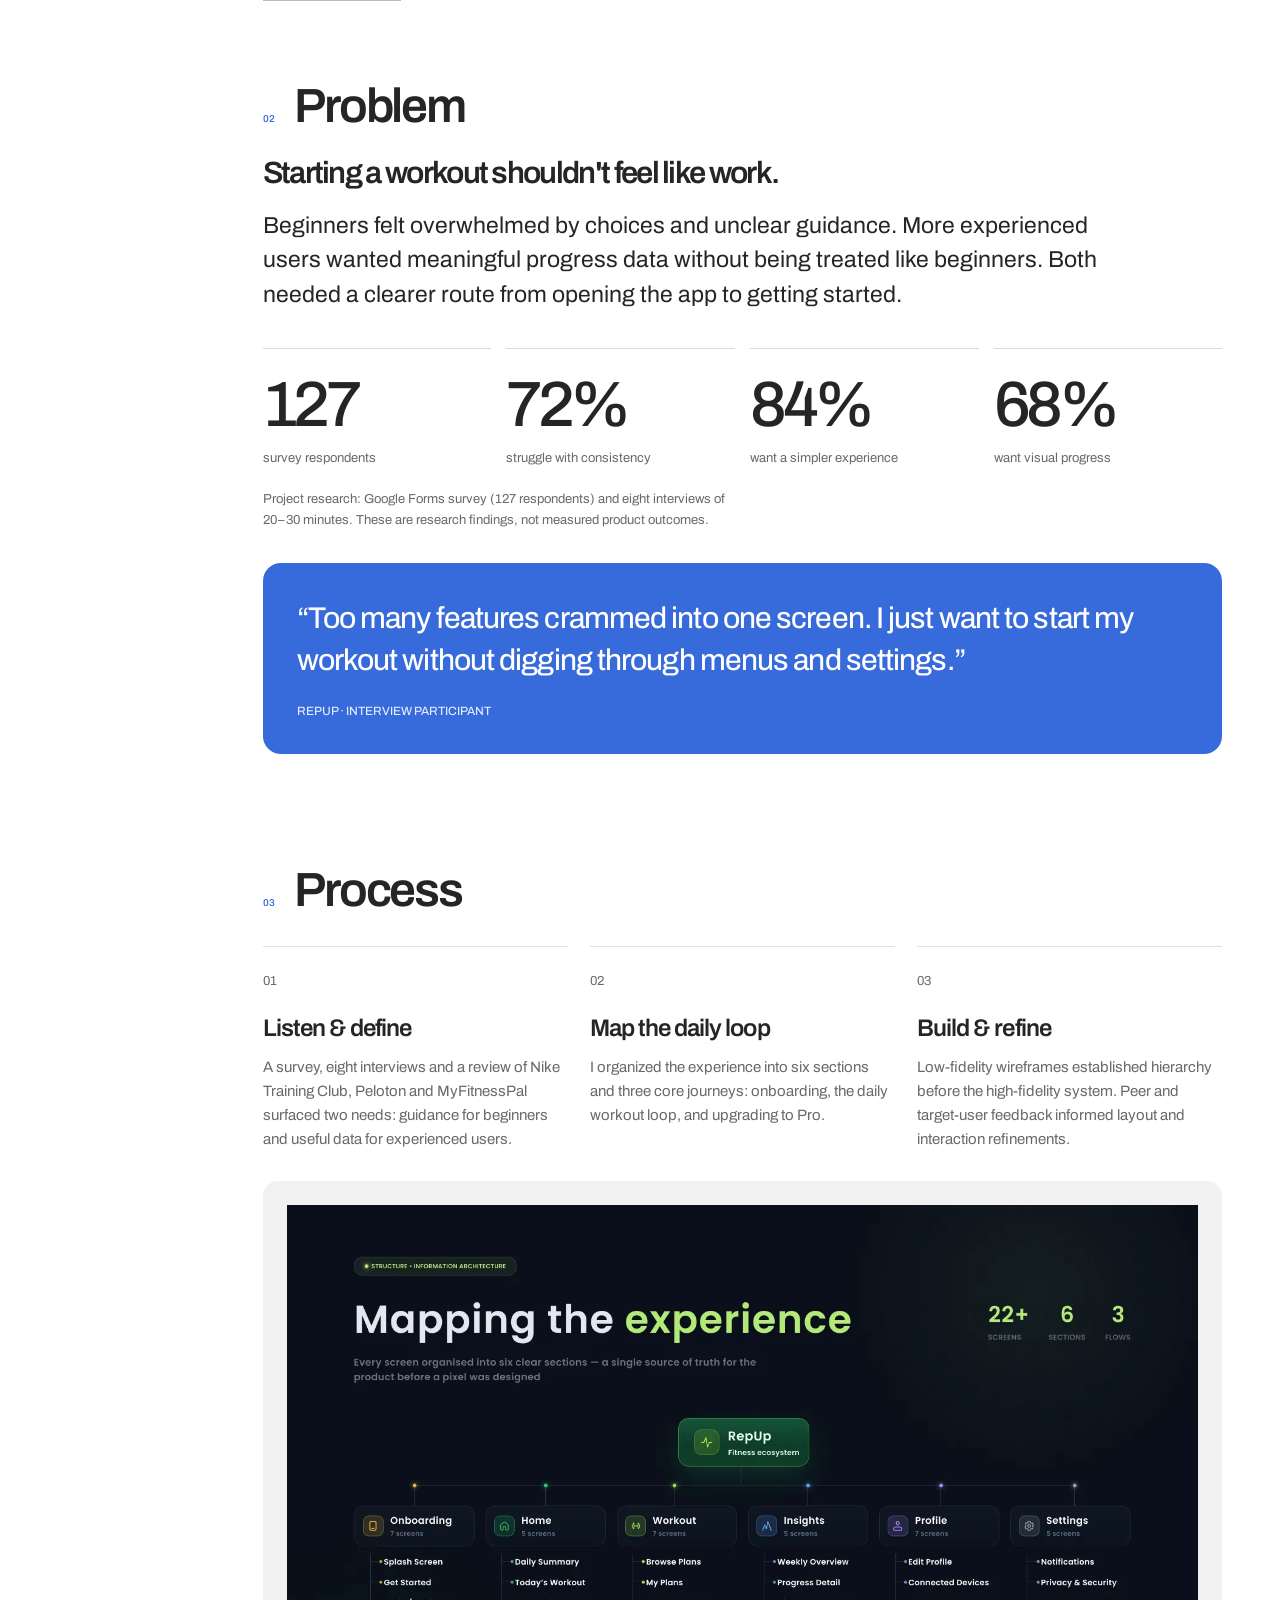
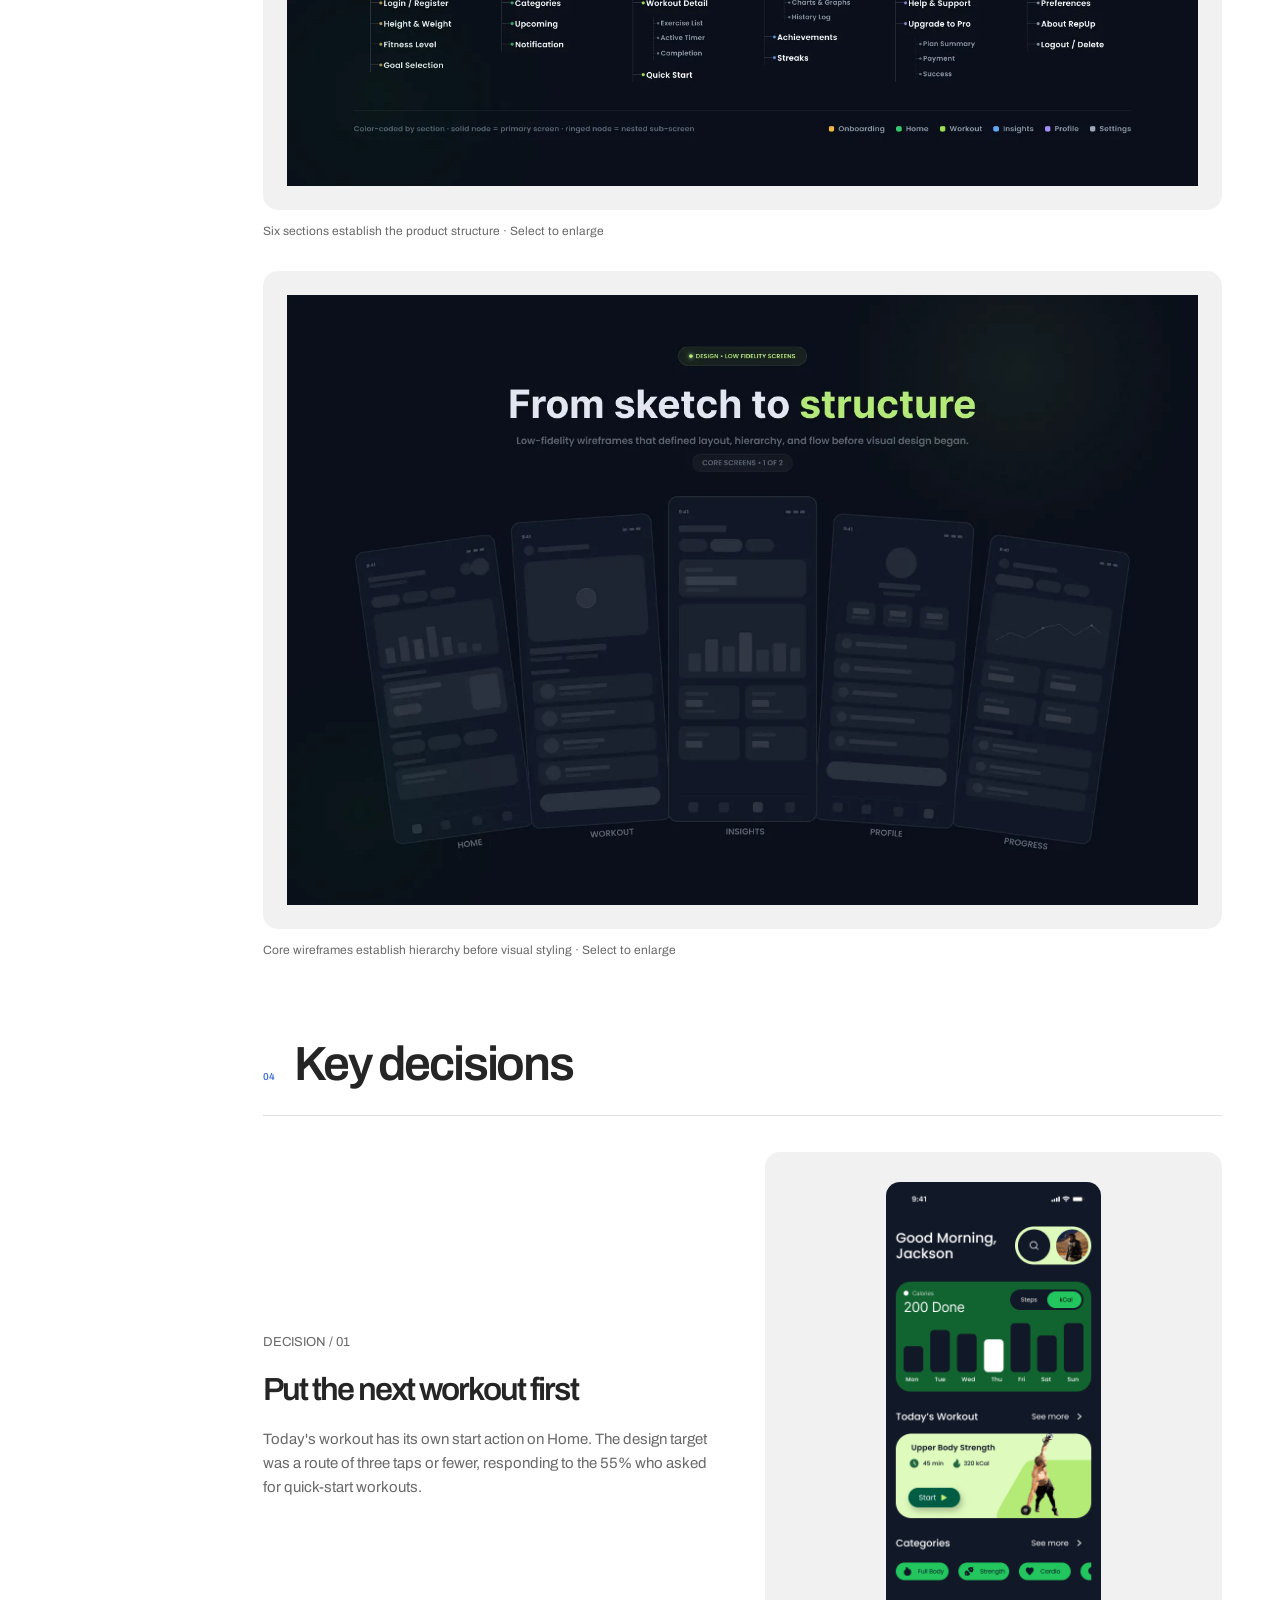
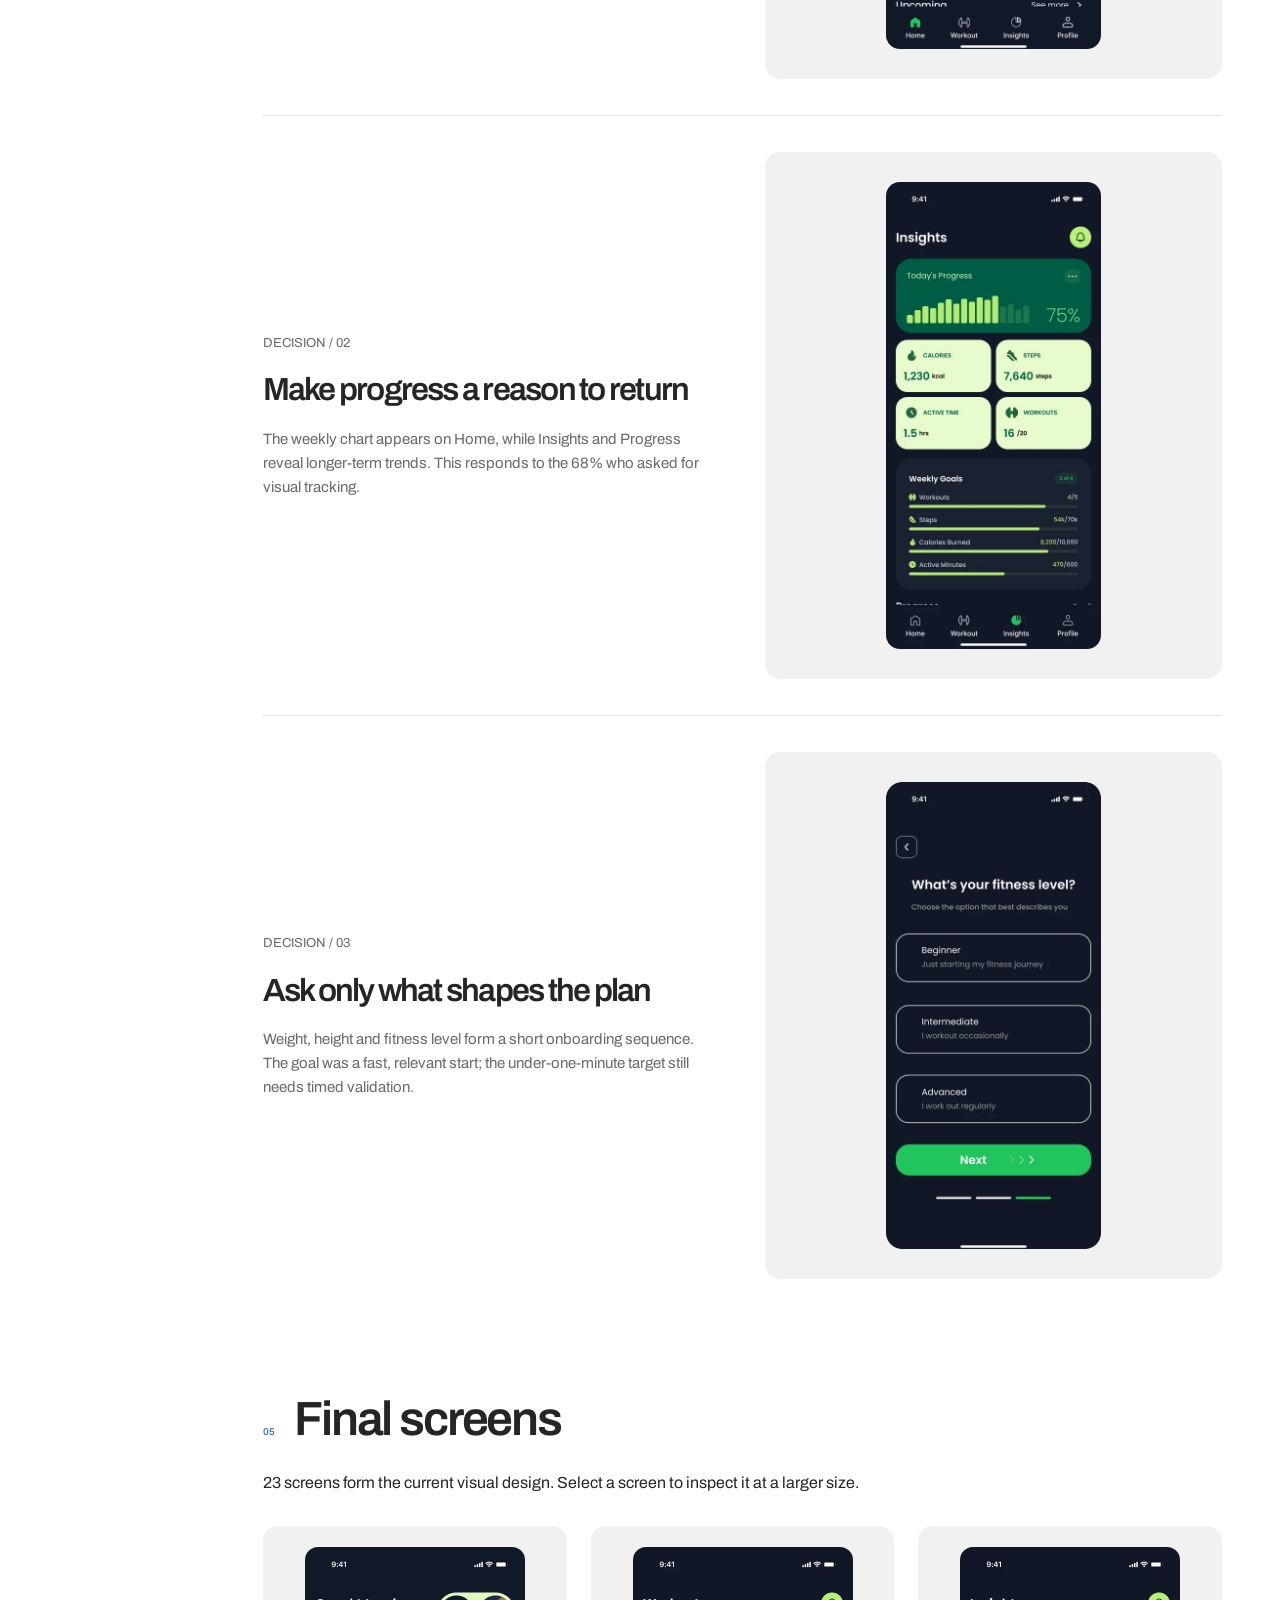
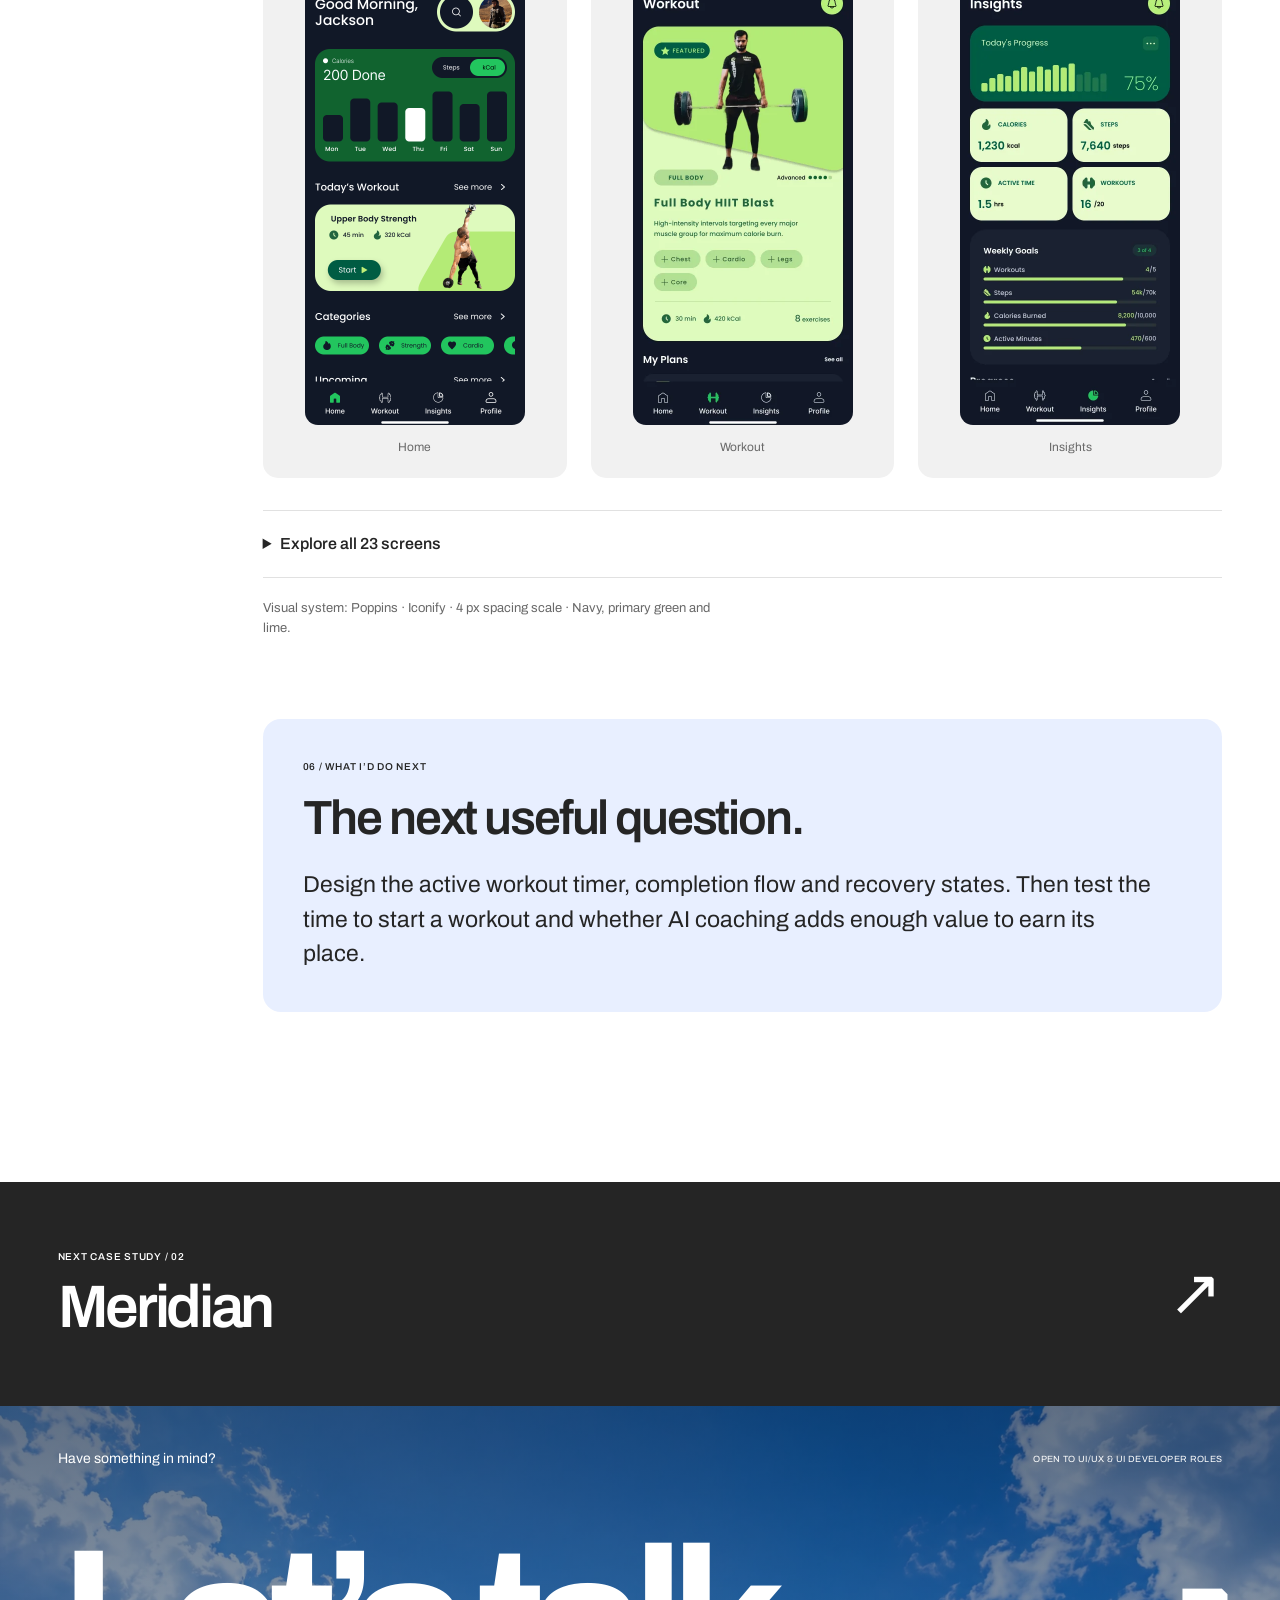
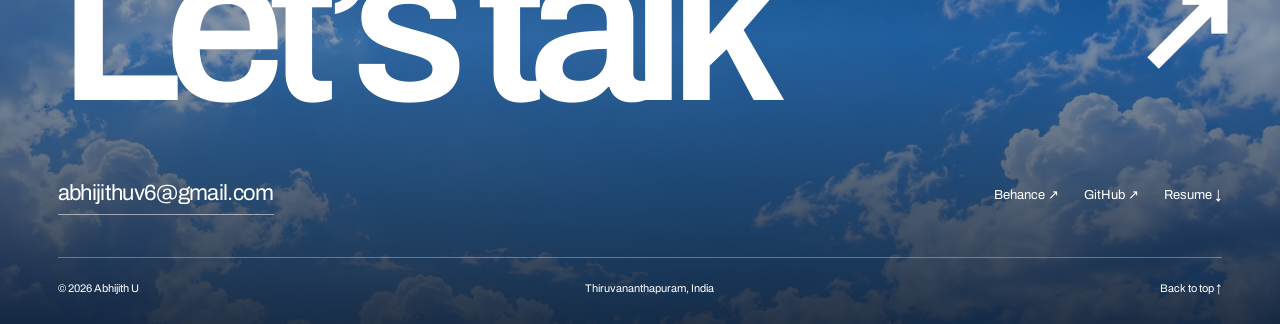
<file: repup.html>
<!doctype html><html lang="en"><head><meta charset="utf-8"><meta name="viewport" content="width=device-width,initial-scale=1"><title>RepUp — Abhijith U</title><meta name="description" content="A focused fitness experience that brings the next workout and meaningful progress into view."><meta name="theme-color" content="#ffffff"><link rel="canonical" href="https://abhijith2198.github.io/repup.html"><meta property="og:title" content="RepUp — Abhijith U"><meta property="og:description" content="A focused fitness experience that brings the next workout and meaningful progress into view."><meta property="og:type" content="website"><meta property="og:url" content="https://abhijith2198.github.io/repup.html"><link rel="icon" href="assets/img/favicon.svg" type="image/svg+xml"><link rel="preload" href="assets/fonts/archivo-latin-wdth-normal.woff2" as="font" type="font/woff2" crossorigin><link rel="stylesheet" href="assets/css/portfolio.css"><link rel="stylesheet" href="assets/css/showcase.css"><script src="assets/js/portfolio.js" defer></script></head><body class="page-repup"><a class="skip" href="#main">Skip to content</a><header class="header"><div class="wrap nav"><a class="brand" href="index.html" aria-label="Abhijith U home"><span class="brand-mark" aria-hidden="true">a.</span>Abhijith U</a><nav class="nav-links" aria-label="Main navigation"><a href="index.html#work">Work</a><a href="explorations.html">Explorations</a><a href="about.html">About</a><a class="nav-contact" href="mailto:abhijithuv6@gmail.com">Let’s talk ↗</a></nav></div></header><main id="main"><div class="wrap case-header"><a class="back" href="index.html#work">← All selected work</a><div class="case-heading"><div><p class="eyebrow">01 / PRODUCT DESIGN · MOBILE APP</p><h1>RepUp</h1></div><div><p class="summary">Less friction. More momentum.</p><p class="case-status">Independent app concept</p></div></div><dl class="case-facts"><div><dt>Role</dt><dd>End-to-end UI/UX</dd></div><div><dt>Timeline</dt><dd>3 weeks · 2026</dd></div><div><dt>Platform / scope</dt><dd>iOS &amp; Android</dd></div><div><dt>Tools</dt><dd>Figma, Photopea, Google Forms</dd></div></dl></div><div class="wrap case-hero"><div class="card-art repup-art"><div class="art-heading"><span class="visual-brand">RepUp</span><span class="art-category">A clearer way<br>to get moving.</span></div><div class="mockup-set repup-set"><img src="assets/img/mockups/repup-insights.png" alt="RepUp insights in the original device mockup" width="886" height="1425" class="mockup mockup-insights" loading="eager" decoding="async"><img src="assets/img/mockups/repup-home.png" alt="RepUp home in the original device mockup" width="872" height="1401" class="mockup mockup-home" loading="eager" decoding="async"><img src="assets/img/mockups/repup-workout.png" alt="RepUp workout in the original device mockup" width="864" height="1389" class="mockup mockup-workout" loading="eager" decoding="async"></div><span class="art-label">01 / PRODUCT DESIGN</span></div></div><div class="wrap case-shell"><aside class="case-nav" aria-label="Case study sections"><a href="#overview"><span>01</span>Overview</a><a href="#problem"><span>02</span>Problem</a><a href="#process"><span>03</span>Process</a><a href="#key-decisions"><span>04</span>Key decisions</a><a href="#final-screens"><span>05</span>Final screens</a><a href="#next"><span>06</span>What’s next</a></aside><div class="case-body"><section id="overview"><div class="section-title"><span class="eyebrow">01</span><h2>Overview</h2></div><div class="case-editorial"><p class="eyebrow">THE DESIGN INTENT</p><h3 class="intent-heading">Make the next step obvious.</h3><p>For RepUp, focus means giving the daily workout a clear starting point, then letting progress provide a reason to return.</p></div><p class="lead">RepUp brings guided workouts, personal plans and progress insights into one focused mobile experience. I worked from research and information architecture through a visual system and 23 high-fidelity screens.</p><p><a class="text-link" href="https://www.figma.com/design/y0w8JqgUseAR4D9TSa7Mt5/RepUp--final?node-id=1-156" target="_blank" rel="noreferrer">Explore the Figma file ↗</a></p></section><section id="problem"><div class="section-title"><span class="eyebrow">02</span><h2>Problem</h2></div><h3>Starting a workout shouldn't feel like work.</h3><p class="lead">Beginners felt overwhelmed by choices and unclear guidance. More experienced users wanted meaningful progress data without being treated like beginners. Both needed a clearer route from opening the app to getting started.</p><div class="metrics"><div class="metric"><strong>127</strong><span>survey respondents</span></div><div class="metric"><strong>72%</strong><span>struggle with consistency</span></div><div class="metric"><strong>84%</strong><span>want a simpler experience</span></div><div class="metric"><strong>68%</strong><span>want visual progress</span></div></div><p class="note">Project research: Google Forms survey (127 respondents) and eight interviews of 20–30 minutes. These are research findings, not measured product outcomes.</p><blockquote class="quote">“Too many features crammed into one screen. I just want to start my workout without digging through menus and settings.”<cite>REPUP · INTERVIEW PARTICIPANT</cite></blockquote></section><section id="process"><div class="section-title"><span class="eyebrow">03</span><h2>Process</h2></div><div class="steps"><div class="step"><p class="num">01</p><h3>Listen &amp; define</h3><p>A survey, eight interviews and a review of Nike Training Club, Peloton and MyFitnessPal surfaced two needs: guidance for beginners and useful data for experienced users.</p></div><div class="step"><p class="num">02</p><h3>Map the daily loop</h3><p>I organized the experience into six sections and three core journeys: onboarding, the daily workout loop, and upgrading to Pro.</p></div><div class="step"><p class="num">03</p><h3>Build &amp; refine</h3><p>Low-fidelity wireframes established hierarchy before the high-fidelity system. Peer and target-user feedback informed layout and interaction refinements.</p></div></div><figure class="figure"><button type="button" data-zoom="assets/img/repup/board-ia.webp" data-caption="Six sections establish the product structure" aria-label="Enlarge Six sections establish the product structure"><img src="assets/img/repup/board-ia.webp" alt="Six sections establish the product structure" width="1500" height="955" class="" loading="lazy" decoding="async"></button><figcaption>Six sections establish the product structure · Select to enlarge</figcaption></figure><figure class="figure"><button type="button" data-zoom="assets/img/repup/board-lofi.webp" data-caption="Core wireframes establish hierarchy before visual styling" aria-label="Enlarge Core wireframes establish hierarchy before visual styling"><img src="assets/img/repup/board-lofi.webp" alt="Core wireframes establish hierarchy before visual styling" width="1500" height="1003" class="" loading="lazy" decoding="async"></button><figcaption>Core wireframes establish hierarchy before visual styling · Select to enlarge</figcaption></figure></section><section id="key-decisions"><div class="section-title"><span class="eyebrow">04</span><h2>Key decisions</h2></div><article class="decision"><div><p class="decision-index">DECISION / 01</p><h3>Put the next workout first</h3><p>Today's workout has its own start action on Home. The design target was a route of three taps or fewer, responding to the 55% who asked for quick-start workouts.</p></div><div class="decision-media phone"><button type="button" data-zoom="assets/img/repup/home.png" data-caption="Put the next workout first" aria-label="Enlarge Put the next workout first"><img src="assets/img/repup/home.png" alt="Put the next workout first" width="880" height="1912" class="" loading="lazy" decoding="async"></button></div></article><article class="decision"><div><p class="decision-index">DECISION / 02</p><h3>Make progress a reason to return</h3><p>The weekly chart appears on Home, while Insights and Progress reveal longer-term trends. This responds to the 68% who asked for visual tracking.</p></div><div class="decision-media phone"><button type="button" data-zoom="assets/img/repup/insights.webp" data-caption="Make progress a reason to return" aria-label="Enlarge Make progress a reason to return"><img src="assets/img/repup/insights.webp" alt="Make progress a reason to return" width="440" height="956" class="" loading="lazy" decoding="async"></button></div></article><article class="decision"><div><p class="decision-index">DECISION / 03</p><h3>Ask only what shapes the plan</h3><p>Weight, height and fitness level form a short onboarding sequence. The goal was a fast, relevant start; the under-one-minute target still needs timed validation.</p></div><div class="decision-media phone"><button type="button" data-zoom="assets/img/repup/fitness-level.webp" data-caption="Ask only what shapes the plan" aria-label="Enlarge Ask only what shapes the plan"><img src="assets/img/repup/fitness-level.webp" alt="Ask only what shapes the plan" width="440" height="956" class="" loading="lazy" decoding="async"></button></div></article></section><section id="final-screens"><div class="section-title"><span class="eyebrow">05</span><h2>Final screens</h2></div><p>23 screens form the current visual design. Select a screen to inspect it at a larger size.</p><div class="screens"><figure class="screen"><button type="button" data-zoom="assets/img/repup/home.png" data-caption="Repup · Home" aria-label="Enlarge Repup · Home"><img src="assets/img/repup/home.png" alt="Repup · Home" width="880" height="1912" class="" loading="lazy" decoding="async"></button><figcaption>Home</figcaption></figure><figure class="screen"><button type="button" data-zoom="assets/img/repup/workout.webp" data-caption="Repup · Workout" aria-label="Enlarge Repup · Workout"><img src="assets/img/repup/workout.webp" alt="Repup · Workout" width="440" height="956" class="" loading="lazy" decoding="async"></button><figcaption>Workout</figcaption></figure><figure class="screen"><button type="button" data-zoom="assets/img/repup/insights.webp" data-caption="Repup · Insights" aria-label="Enlarge Repup · Insights"><img src="assets/img/repup/insights.webp" alt="Repup · Insights" width="440" height="956" class="" loading="lazy" decoding="async"></button><figcaption>Insights</figcaption></figure></div><details class="gallery-details"><summary>Explore all 23 screens</summary><div class="screen-group"><h3>First impressions & access</h3><div class="screens"><figure class="screen"><button type="button" data-zoom="assets/img/repup/splash.webp" data-caption="Repup · Splash" aria-label="Enlarge Repup · Splash"><img src="assets/img/repup/splash.webp" alt="Repup · Splash" width="440" height="956" class="" loading="lazy" decoding="async"></button><figcaption>Splash</figcaption></figure><figure class="screen"><button type="button" data-zoom="assets/img/repup/welcome.webp" data-caption="Repup · Welcome" aria-label="Enlarge Repup · Welcome"><img src="assets/img/repup/welcome.webp" alt="Repup · Welcome" width="440" height="956" class="" loading="lazy" decoding="async"></button><figcaption>Welcome</figcaption></figure><figure class="screen"><button type="button" data-zoom="assets/img/repup/sign-in-options.webp" data-caption="Repup · Sign In Options" aria-label="Enlarge Repup · Sign In Options"><img src="assets/img/repup/sign-in-options.webp" alt="Repup · Sign In Options" width="440" height="956" class="" loading="lazy" decoding="async"></button><figcaption>Sign In Options</figcaption></figure><figure class="screen"><button type="button" data-zoom="assets/img/repup/sign-in.webp" data-caption="Repup · Sign In" aria-label="Enlarge Repup · Sign In"><img src="assets/img/repup/sign-in.webp" alt="Repup · Sign In" width="440" height="956" class="" loading="lazy" decoding="async"></button><figcaption>Sign In</figcaption></figure><figure class="screen"><button type="button" data-zoom="assets/img/repup/register.webp" data-caption="Repup · Register" aria-label="Enlarge Repup · Register"><img src="assets/img/repup/register.webp" alt="Repup · Register" width="440" height="956" class="" loading="lazy" decoding="async"></button><figcaption>Register</figcaption></figure></div></div><div class="screen-group"><h3>A personal starting point</h3><div class="screens"><figure class="screen"><button type="button" data-zoom="assets/img/repup/weight.webp" data-caption="Repup · Weight" aria-label="Enlarge Repup · Weight"><img src="assets/img/repup/weight.webp" alt="Repup · Weight" width="440" height="956" class="" loading="lazy" decoding="async"></button><figcaption>Weight</figcaption></figure><figure class="screen"><button type="button" data-zoom="assets/img/repup/height.webp" data-caption="Repup · Height" aria-label="Enlarge Repup · Height"><img src="assets/img/repup/height.webp" alt="Repup · Height" width="440" height="956" class="" loading="lazy" decoding="async"></button><figcaption>Height</figcaption></figure><figure class="screen"><button type="button" data-zoom="assets/img/repup/fitness-level.webp" data-caption="Repup · Fitness Level" aria-label="Enlarge Repup · Fitness Level"><img src="assets/img/repup/fitness-level.webp" alt="Repup · Fitness Level" width="440" height="956" class="" loading="lazy" decoding="async"></button><figcaption>Fitness Level</figcaption></figure></div></div><div class="screen-group"><h3>The daily fitness loop</h3><div class="screens"><figure class="screen"><button type="button" data-zoom="assets/img/repup/home.png" data-caption="Repup · Home" aria-label="Enlarge Repup · Home"><img src="assets/img/repup/home.png" alt="Repup · Home" width="880" height="1912" class="" loading="lazy" decoding="async"></button><figcaption>Home</figcaption></figure><figure class="screen"><button type="button" data-zoom="assets/img/repup/workout.webp" data-caption="Repup · Workout" aria-label="Enlarge Repup · Workout"><img src="assets/img/repup/workout.webp" alt="Repup · Workout" width="440" height="956" class="" loading="lazy" decoding="async"></button><figcaption>Workout</figcaption></figure><figure class="screen"><button type="button" data-zoom="assets/img/repup/todays-workout.webp" data-caption="Repup · Todays Workout" aria-label="Enlarge Repup · Todays Workout"><img src="assets/img/repup/todays-workout.webp" alt="Repup · Todays Workout" width="440" height="956" class="" loading="lazy" decoding="async"></button><figcaption>Todays Workout</figcaption></figure><figure class="screen"><button type="button" data-zoom="assets/img/repup/insights.webp" data-caption="Repup · Insights" aria-label="Enlarge Repup · Insights"><img src="assets/img/repup/insights.webp" alt="Repup · Insights" width="440" height="956" class="" loading="lazy" decoding="async"></button><figcaption>Insights</figcaption></figure><figure class="screen"><button type="button" data-zoom="assets/img/repup/progress.webp" data-caption="Repup · Progress" aria-label="Enlarge Repup · Progress"><img src="assets/img/repup/progress.webp" alt="Repup · Progress" width="440" height="956" class="" loading="lazy" decoding="async"></button><figcaption>Progress</figcaption></figure></div></div><div class="screen-group"><h3>Your space</h3><div class="screens"><figure class="screen"><button type="button" data-zoom="assets/img/repup/profile.webp" data-caption="Repup · Profile" aria-label="Enlarge Repup · Profile"><img src="assets/img/repup/profile.webp" alt="Repup · Profile" width="440" height="956" class="" loading="lazy" decoding="async"></button><figcaption>Profile</figcaption></figure><figure class="screen"><button type="button" data-zoom="assets/img/repup/edit-profile.webp" data-caption="Repup · Edit Profile" aria-label="Enlarge Repup · Edit Profile"><img src="assets/img/repup/edit-profile.webp" alt="Repup · Edit Profile" width="440" height="956" class="" loading="lazy" decoding="async"></button><figcaption>Edit Profile</figcaption></figure><figure class="screen"><button type="button" data-zoom="assets/img/repup/settings.webp" data-caption="Repup · Settings" aria-label="Enlarge Repup · Settings"><img src="assets/img/repup/settings.webp" alt="Repup · Settings" width="440" height="956" class="" loading="lazy" decoding="async"></button><figcaption>Settings</figcaption></figure><figure class="screen"><button type="button" data-zoom="assets/img/repup/help.webp" data-caption="Repup · Help" aria-label="Enlarge Repup · Help"><img src="assets/img/repup/help.webp" alt="Repup · Help" width="440" height="956" class="" loading="lazy" decoding="async"></button><figcaption>Help</figcaption></figure><figure class="screen"><button type="button" data-zoom="assets/img/repup/notifications.webp" data-caption="Repup · Notifications" aria-label="Enlarge Repup · Notifications"><img src="assets/img/repup/notifications.webp" alt="Repup · Notifications" width="440" height="956" class="" loading="lazy" decoding="async"></button><figcaption>Notifications</figcaption></figure><figure class="screen"><button type="button" data-zoom="assets/img/repup/connected-devices.webp" data-caption="Repup · Connected Devices" aria-label="Enlarge Repup · Connected Devices"><img src="assets/img/repup/connected-devices.webp" alt="Repup · Connected Devices" width="440" height="956" class="" loading="lazy" decoding="async"></button><figcaption>Connected Devices</figcaption></figure><figure class="screen"><button type="button" data-zoom="assets/img/repup/my-plans.webp" data-caption="Repup · My Plans" aria-label="Enlarge Repup · My Plans"><img src="assets/img/repup/my-plans.webp" alt="Repup · My Plans" width="440" height="956" class="" loading="lazy" decoding="async"></button><figcaption>My Plans</figcaption></figure></div></div><div class="screen-group"><h3>From free to Pro</h3><div class="screens"><figure class="screen"><button type="button" data-zoom="assets/img/repup/upgrade.webp" data-caption="Repup · Upgrade" aria-label="Enlarge Repup · Upgrade"><img src="assets/img/repup/upgrade.webp" alt="Repup · Upgrade" width="440" height="1074" class="" loading="lazy" decoding="async"></button><figcaption>Upgrade</figcaption></figure><figure class="screen"><button type="button" data-zoom="assets/img/repup/review.webp" data-caption="Repup · Review" aria-label="Enlarge Repup · Review"><img src="assets/img/repup/review.webp" alt="Repup · Review" width="440" height="956" class="" loading="lazy" decoding="async"></button><figcaption>Review</figcaption></figure><figure class="screen"><button type="button" data-zoom="assets/img/repup/success.webp" data-caption="Repup · Success" aria-label="Enlarge Repup · Success"><img src="assets/img/repup/success.webp" alt="Repup · Success" width="440" height="956" class="" loading="lazy" decoding="async"></button><figcaption>Success</figcaption></figure></div></div></details><p class="note">Visual system: Poppins · Iconify · 4 px spacing scale · Navy, primary green and lime.</p></section><section id="next"><div class="next-box"><p class="eyebrow">06 / WHAT I’D DO NEXT</p><h2 style="margin-top:20px">The next useful question.</h2><p class="lead">Design the active workout timer, completion flow and recovery states. Then test the time to start a workout and whether AI coaching adds enough value to earn its place.</p></div></section></div></div><a class="next-project" href="meridian.html"><div><p class="eyebrow">NEXT CASE STUDY / 02</p><h2>Meridian</h2></div><span style="font-size:65px" aria-hidden="true">↗</span></a></main><footer class="footer"><div class="wrap"><div class="footer-top"><span>Have something in mind?</span><span>OPEN TO UI/UX & UI DEVELOPER ROLES</span></div><a class="footer-title" href="mailto:abhijithuv6@gmail.com">Let’s talk<span aria-hidden="true">↗</span></a><div class="footer-main"><a class="footer-contact" href="mailto:abhijithuv6@gmail.com">abhijithuv6@gmail.com</a><div class="footer-links"><a href="https://www.behance.net/abhijithuvishnu" target="_blank" rel="noreferrer">Behance ↗</a><a href="https://github.com/Abhijith2198" target="_blank" rel="noreferrer">GitHub ↗</a><a href="assets/Abhijith-U-Resume.pdf" download>Resume ↓</a></div></div><div class="footer-base"><span>© 2026 Abhijith U</span><span>Thiruvananthapuram, India</span><a href="#main">Back to top ↑</a></div></div></footer><dialog class="lightbox" id="image-viewer" aria-label="Enlarged project image"><button type="button" aria-label="Close enlarged image">Close ×</button><img alt=""><p></p></dialog></body></html>
</file>
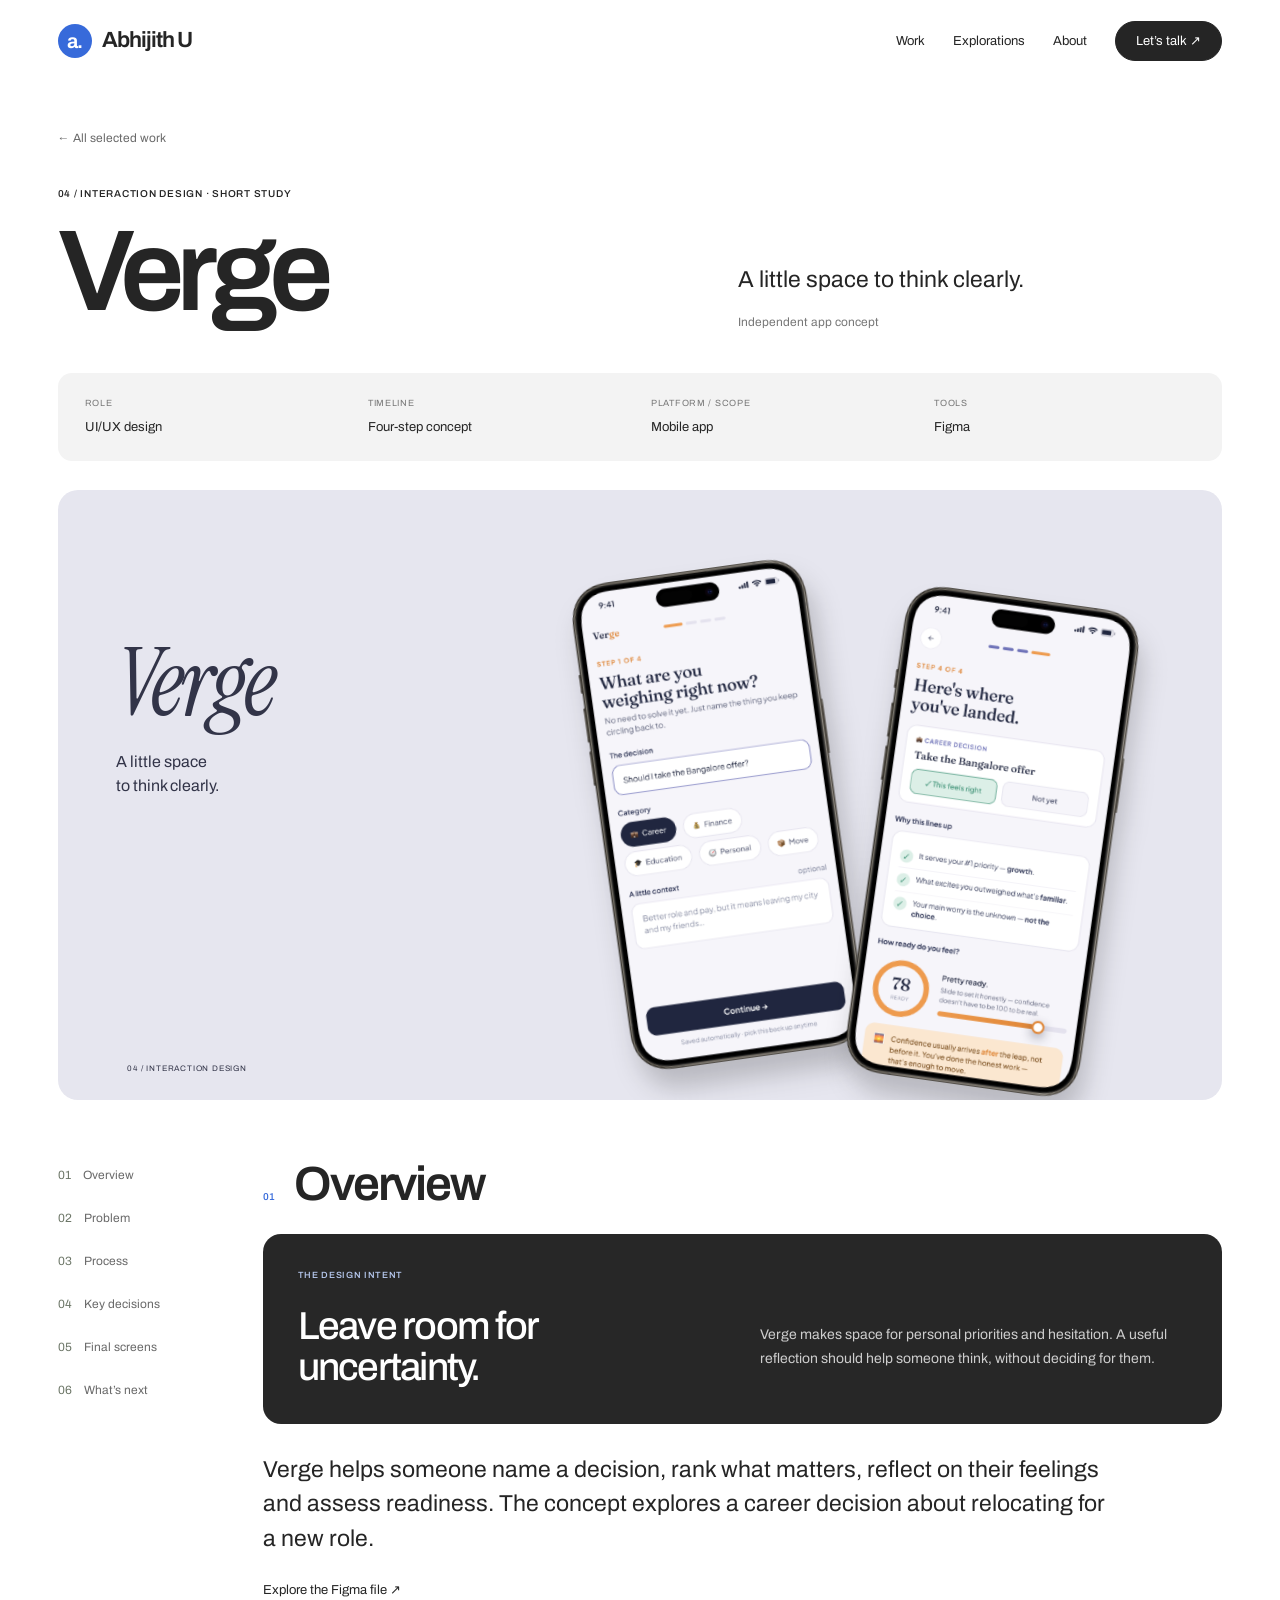
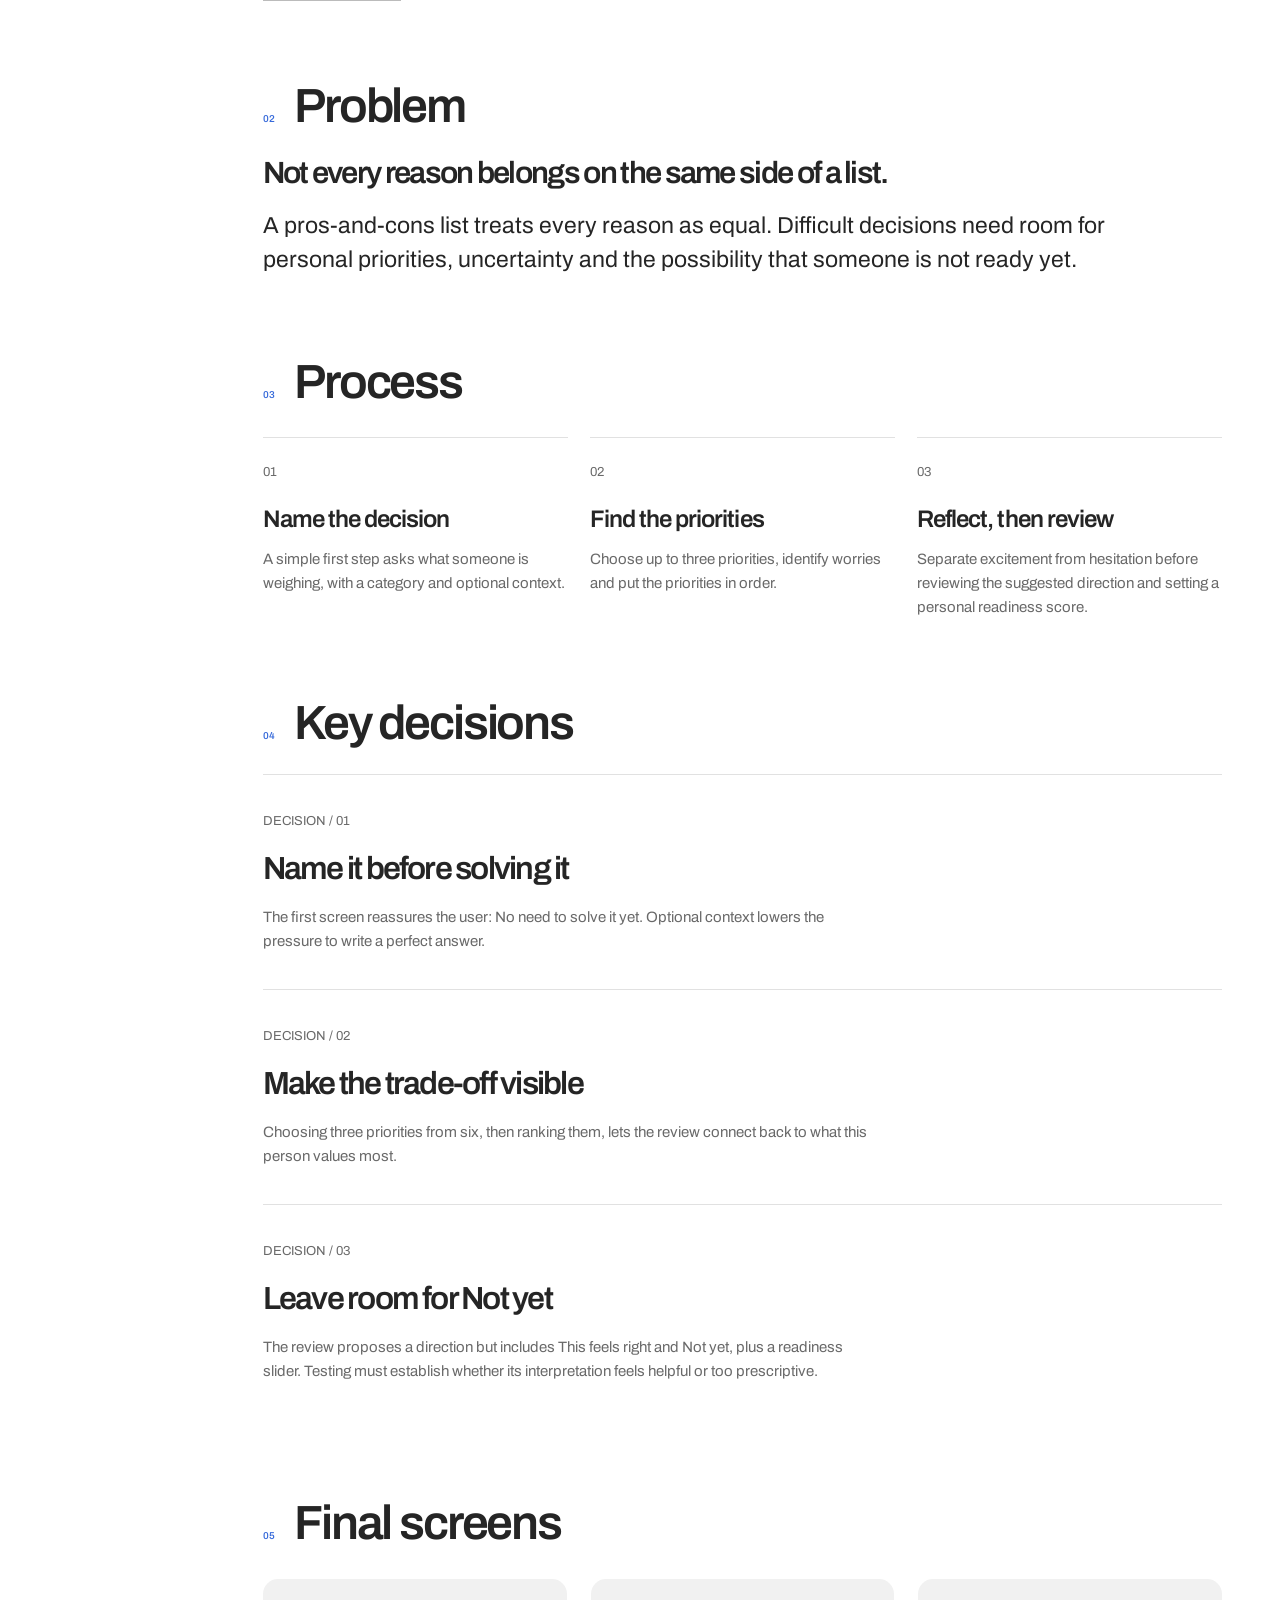
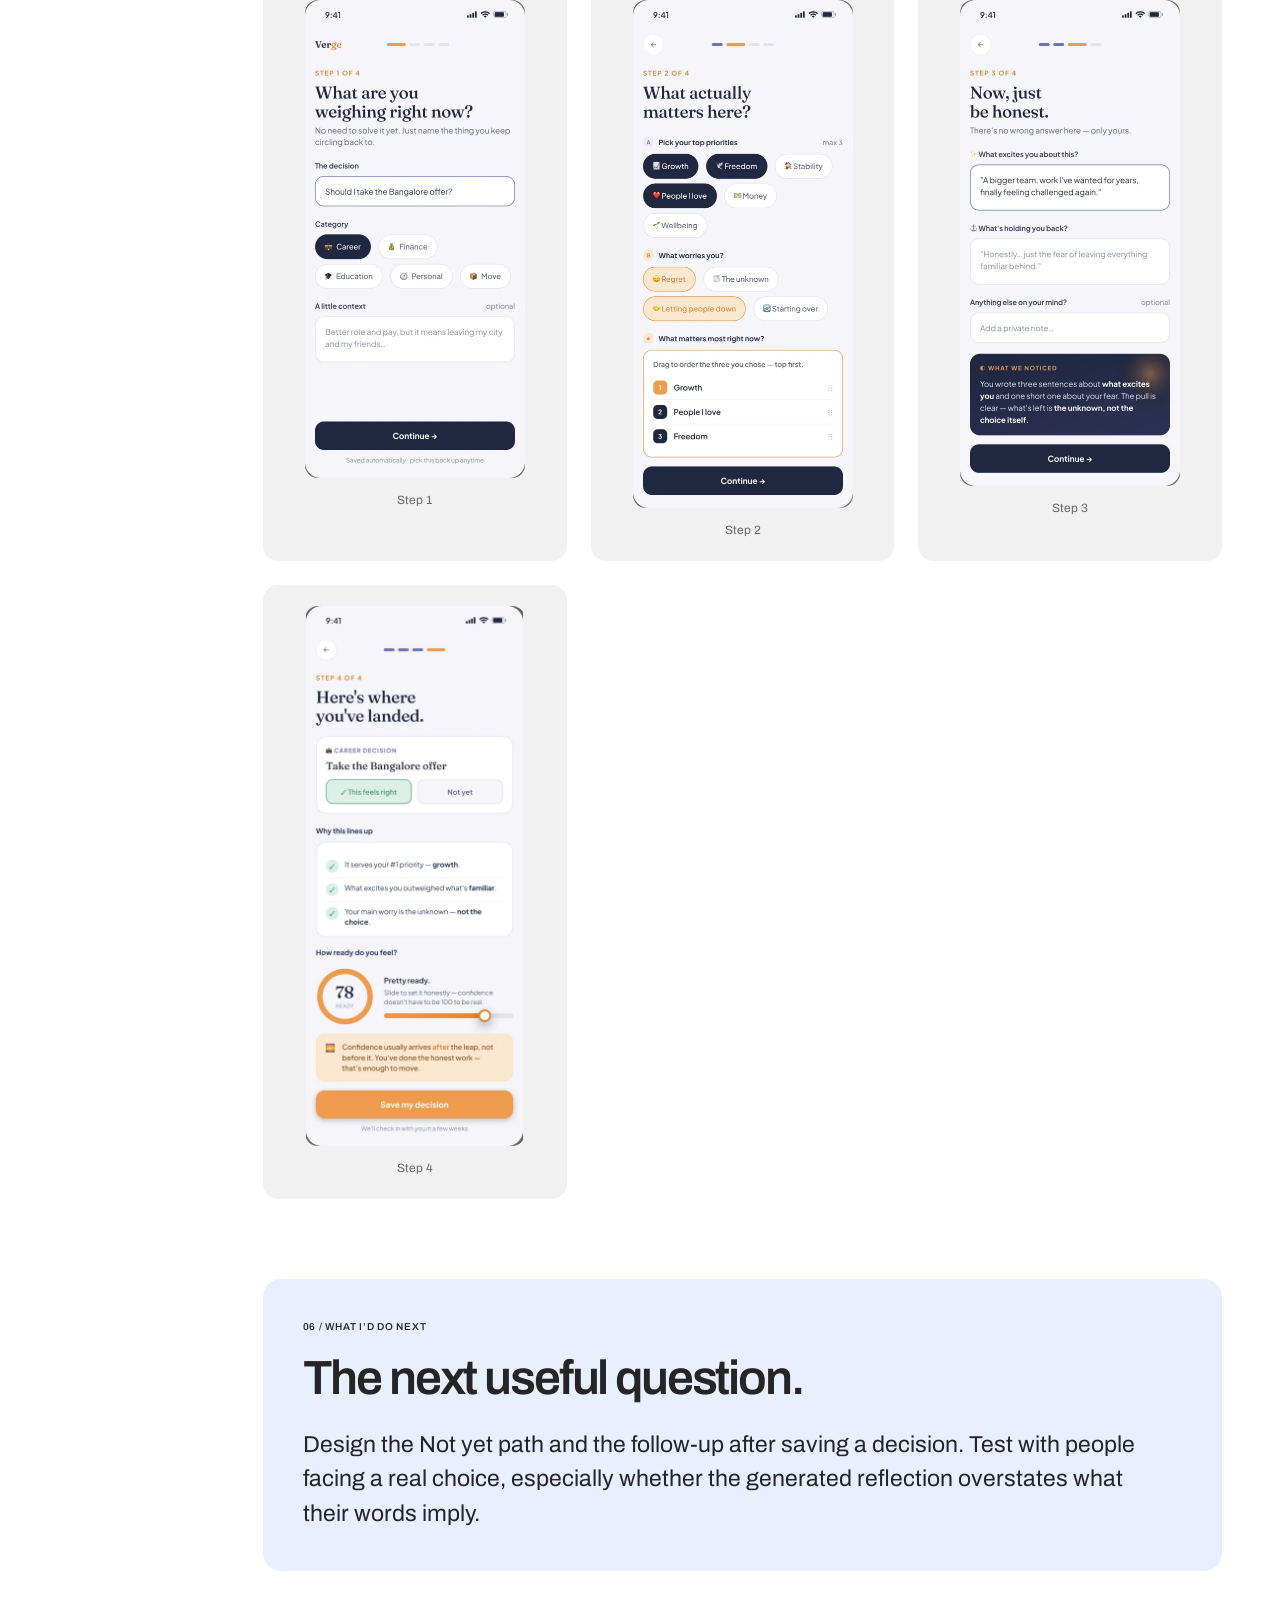
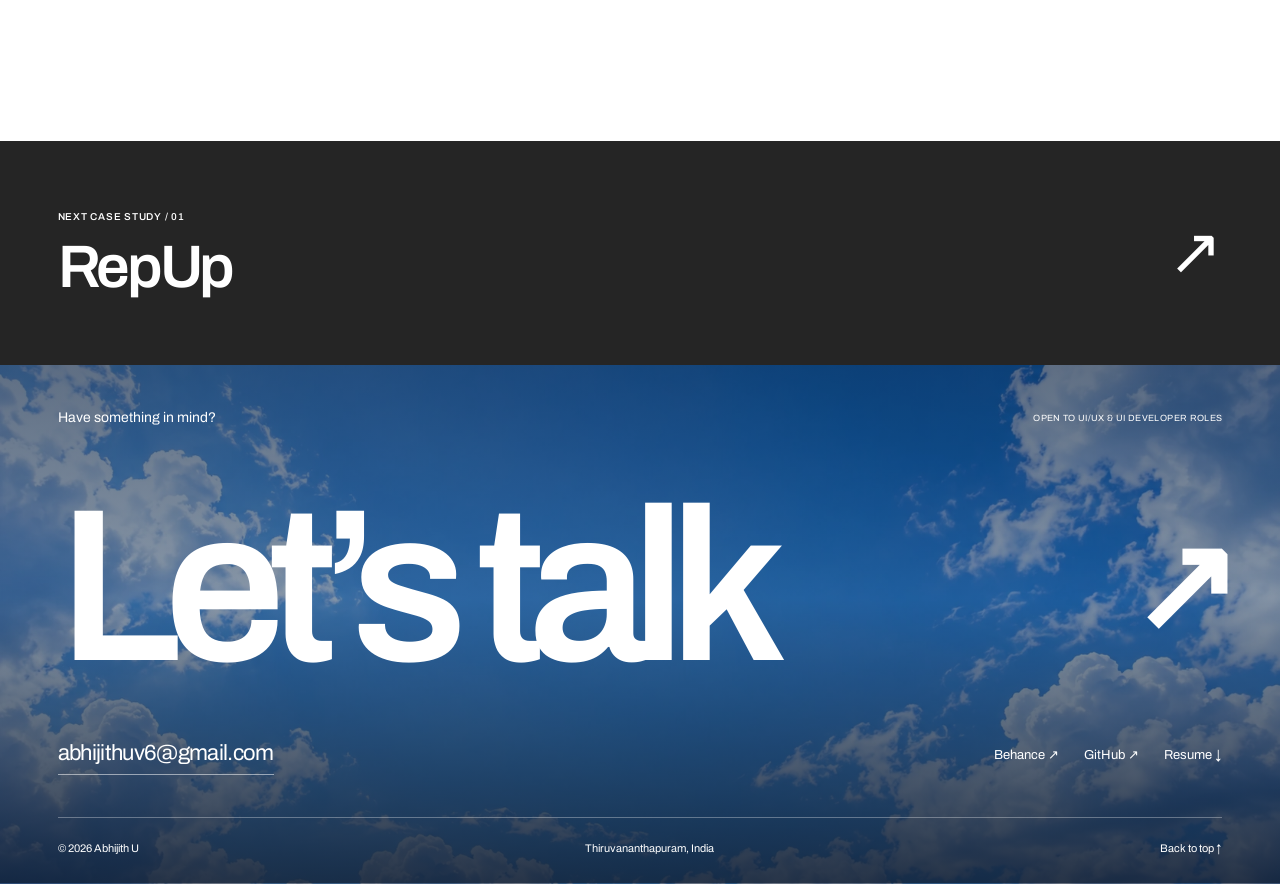
<file: verge.html>
<!doctype html><html lang="en"><head><meta charset="utf-8"><meta name="viewport" content="width=device-width,initial-scale=1"><title>Verge — Abhijith U</title><meta name="description" content="Four thoughtful steps for working through a difficult personal decision."><meta name="theme-color" content="#ffffff"><link rel="canonical" href="https://abhijith2198.github.io/verge.html"><meta property="og:title" content="Verge — Abhijith U"><meta property="og:description" content="Four thoughtful steps for working through a difficult personal decision."><meta property="og:type" content="website"><meta property="og:url" content="https://abhijith2198.github.io/verge.html"><link rel="icon" href="assets/img/favicon.svg" type="image/svg+xml"><link rel="preload" href="assets/fonts/archivo-latin-wdth-normal.woff2" as="font" type="font/woff2" crossorigin><link rel="stylesheet" href="assets/css/portfolio.css"><link rel="stylesheet" href="assets/css/showcase.css"><script src="assets/js/portfolio.js" defer></script></head><body class="page-verge"><a class="skip" href="#main">Skip to content</a><header class="header"><div class="wrap nav"><a class="brand" href="index.html" aria-label="Abhijith U home"><span class="brand-mark" aria-hidden="true">a.</span>Abhijith U</a><nav class="nav-links" aria-label="Main navigation"><a href="index.html#work">Work</a><a href="explorations.html">Explorations</a><a href="about.html">About</a><a class="nav-contact" href="mailto:abhijithuv6@gmail.com">Let’s talk ↗</a></nav></div></header><main id="main"><div class="wrap case-header"><a class="back" href="index.html#work">← All selected work</a><div class="case-heading"><div><p class="eyebrow">04 / INTERACTION DESIGN · SHORT STUDY</p><h1>Verge</h1></div><div><p class="summary">A little space to think clearly.</p><p class="case-status">Independent app concept</p></div></div><dl class="case-facts"><div><dt>Role</dt><dd>UI/UX design</dd></div><div><dt>Timeline</dt><dd>Four-step concept</dd></div><div><dt>Platform / scope</dt><dd>Mobile app</dd></div><div><dt>Tools</dt><dd>Figma</dd></div></dl></div><div class="wrap case-hero"><div class="card-art verge-art"><div class="art-heading"><span class="visual-brand">Verge</span><span class="art-category">A little space<br>to think clearly.</span></div><div class="mockup-set verge-set"><img src="assets/img/mockups/verge-start.png" alt="Original Verge mockup: name the decision" width="662" height="1360" class="mockup" loading="eager" decoding="async"><img src="assets/img/mockups/verge-review.png" alt="Original Verge mockup: reflect on readiness" width="662" height="1360" class="mockup" loading="eager" decoding="async"></div><span class="art-label">04 / INTERACTION DESIGN</span></div></div><div class="wrap case-shell"><aside class="case-nav" aria-label="Case study sections"><a href="#overview"><span>01</span>Overview</a><a href="#problem"><span>02</span>Problem</a><a href="#process"><span>03</span>Process</a><a href="#key-decisions"><span>04</span>Key decisions</a><a href="#final-screens"><span>05</span>Final screens</a><a href="#next"><span>06</span>What’s next</a></aside><div class="case-body"><section id="overview"><div class="section-title"><span class="eyebrow">01</span><h2>Overview</h2></div><div class="case-editorial"><p class="eyebrow">THE DESIGN INTENT</p><h3 class="intent-heading">Leave room for uncertainty.</h3><p>Verge makes space for personal priorities and hesitation. A useful reflection should help someone think, without deciding for them.</p></div><p class="lead">Verge helps someone name a decision, rank what matters, reflect on their feelings and assess readiness. The concept explores a career decision about relocating for a new role.</p><p><a class="text-link" href="https://www.figma.com/design/eT2IXKeUUmG9FpIuEljtXh/Verge?node-id=1-243" target="_blank" rel="noreferrer">Explore the Figma file ↗</a></p></section><section id="problem"><div class="section-title"><span class="eyebrow">02</span><h2>Problem</h2></div><h3>Not every reason belongs on the same side of a list.</h3><p class="lead">A pros-and-cons list treats every reason as equal. Difficult decisions need room for personal priorities, uncertainty and the possibility that someone is not ready yet.</p></section><section id="process"><div class="section-title"><span class="eyebrow">03</span><h2>Process</h2></div><div class="steps"><div class="step"><p class="num">01</p><h3>Name the decision</h3><p>A simple first step asks what someone is weighing, with a category and optional context.</p></div><div class="step"><p class="num">02</p><h3>Find the priorities</h3><p>Choose up to three priorities, identify worries and put the priorities in order.</p></div><div class="step"><p class="num">03</p><h3>Reflect, then review</h3><p>Separate excitement from hesitation before reviewing the suggested direction and setting a personal readiness score.</p></div></div></section><section id="key-decisions"><div class="section-title"><span class="eyebrow">04</span><h2>Key decisions</h2></div><article class="decision" style="grid-template-columns:1fr"><div><p class="decision-index">DECISION / 01</p><h3>Name it before solving it</h3><p>The first screen reassures the user: No need to solve it yet. Optional context lowers the pressure to write a perfect answer.</p></div></article><article class="decision" style="grid-template-columns:1fr"><div><p class="decision-index">DECISION / 02</p><h3>Make the trade-off visible</h3><p>Choosing three priorities from six, then ranking them, lets the review connect back to what this person values most.</p></div></article><article class="decision" style="grid-template-columns:1fr"><div><p class="decision-index">DECISION / 03</p><h3>Leave room for Not yet</h3><p>The review proposes a direction but includes This feels right and Not yet, plus a readiness slider. Testing must establish whether its interpretation feels helpful or too prescriptive.</p></div></article></section><section id="final-screens"><div class="section-title"><span class="eyebrow">05</span><h2>Final screens</h2></div><div class="screens"><figure class="screen"><button type="button" data-zoom="assets/img/verge/step-1.webp" data-caption="Verge · Step 1" aria-label="Enlarge Verge · Step 1"><img src="assets/img/verge/step-1.webp" alt="Verge · Step 1" width="440" height="956" class="" loading="lazy" decoding="async"></button><figcaption>Step 1</figcaption></figure><figure class="screen"><button type="button" data-zoom="assets/img/verge/step-2.webp" data-caption="Verge · Step 2" aria-label="Enlarge Verge · Step 2"><img src="assets/img/verge/step-2.webp" alt="Verge · Step 2" width="440" height="1015" class="" loading="lazy" decoding="async"></button><figcaption>Step 2</figcaption></figure><figure class="screen"><button type="button" data-zoom="assets/img/verge/step-3.webp" data-caption="Verge · Step 3" aria-label="Enlarge Verge · Step 3"><img src="assets/img/verge/step-3.webp" alt="Verge · Step 3" width="440" height="972" class="" loading="lazy" decoding="async"></button><figcaption>Step 3</figcaption></figure><figure class="screen"><button type="button" data-zoom="assets/img/verge/step-4.webp" data-caption="Verge · Step 4" aria-label="Enlarge Verge · Step 4"><img src="assets/img/verge/step-4.webp" alt="Verge · Step 4" width="440" height="1098" class="" loading="lazy" decoding="async"></button><figcaption>Step 4</figcaption></figure></div></section><section id="next"><div class="next-box"><p class="eyebrow">06 / WHAT I’D DO NEXT</p><h2 style="margin-top:20px">The next useful question.</h2><p class="lead">Design the Not yet path and the follow-up after saving a decision. Test with people facing a real choice, especially whether the generated reflection overstates what their words imply.</p></div></section></div></div><a class="next-project" href="repup.html"><div><p class="eyebrow">NEXT CASE STUDY / 01</p><h2>RepUp</h2></div><span style="font-size:65px" aria-hidden="true">↗</span></a></main><footer class="footer"><div class="wrap"><div class="footer-top"><span>Have something in mind?</span><span>OPEN TO UI/UX & UI DEVELOPER ROLES</span></div><a class="footer-title" href="mailto:abhijithuv6@gmail.com">Let’s talk<span aria-hidden="true">↗</span></a><div class="footer-main"><a class="footer-contact" href="mailto:abhijithuv6@gmail.com">abhijithuv6@gmail.com</a><div class="footer-links"><a href="https://www.behance.net/abhijithuvishnu" target="_blank" rel="noreferrer">Behance ↗</a><a href="https://github.com/Abhijith2198" target="_blank" rel="noreferrer">GitHub ↗</a><a href="assets/Abhijith-U-Resume.pdf" download>Resume ↓</a></div></div><div class="footer-base"><span>© 2026 Abhijith U</span><span>Thiruvananthapuram, India</span><a href="#main">Back to top ↑</a></div></div></footer><dialog class="lightbox" id="image-viewer" aria-label="Enlarged project image"><button type="button" aria-label="Close enlarged image">Close ×</button><img alt=""><p></p></dialog></body></html>
</file>
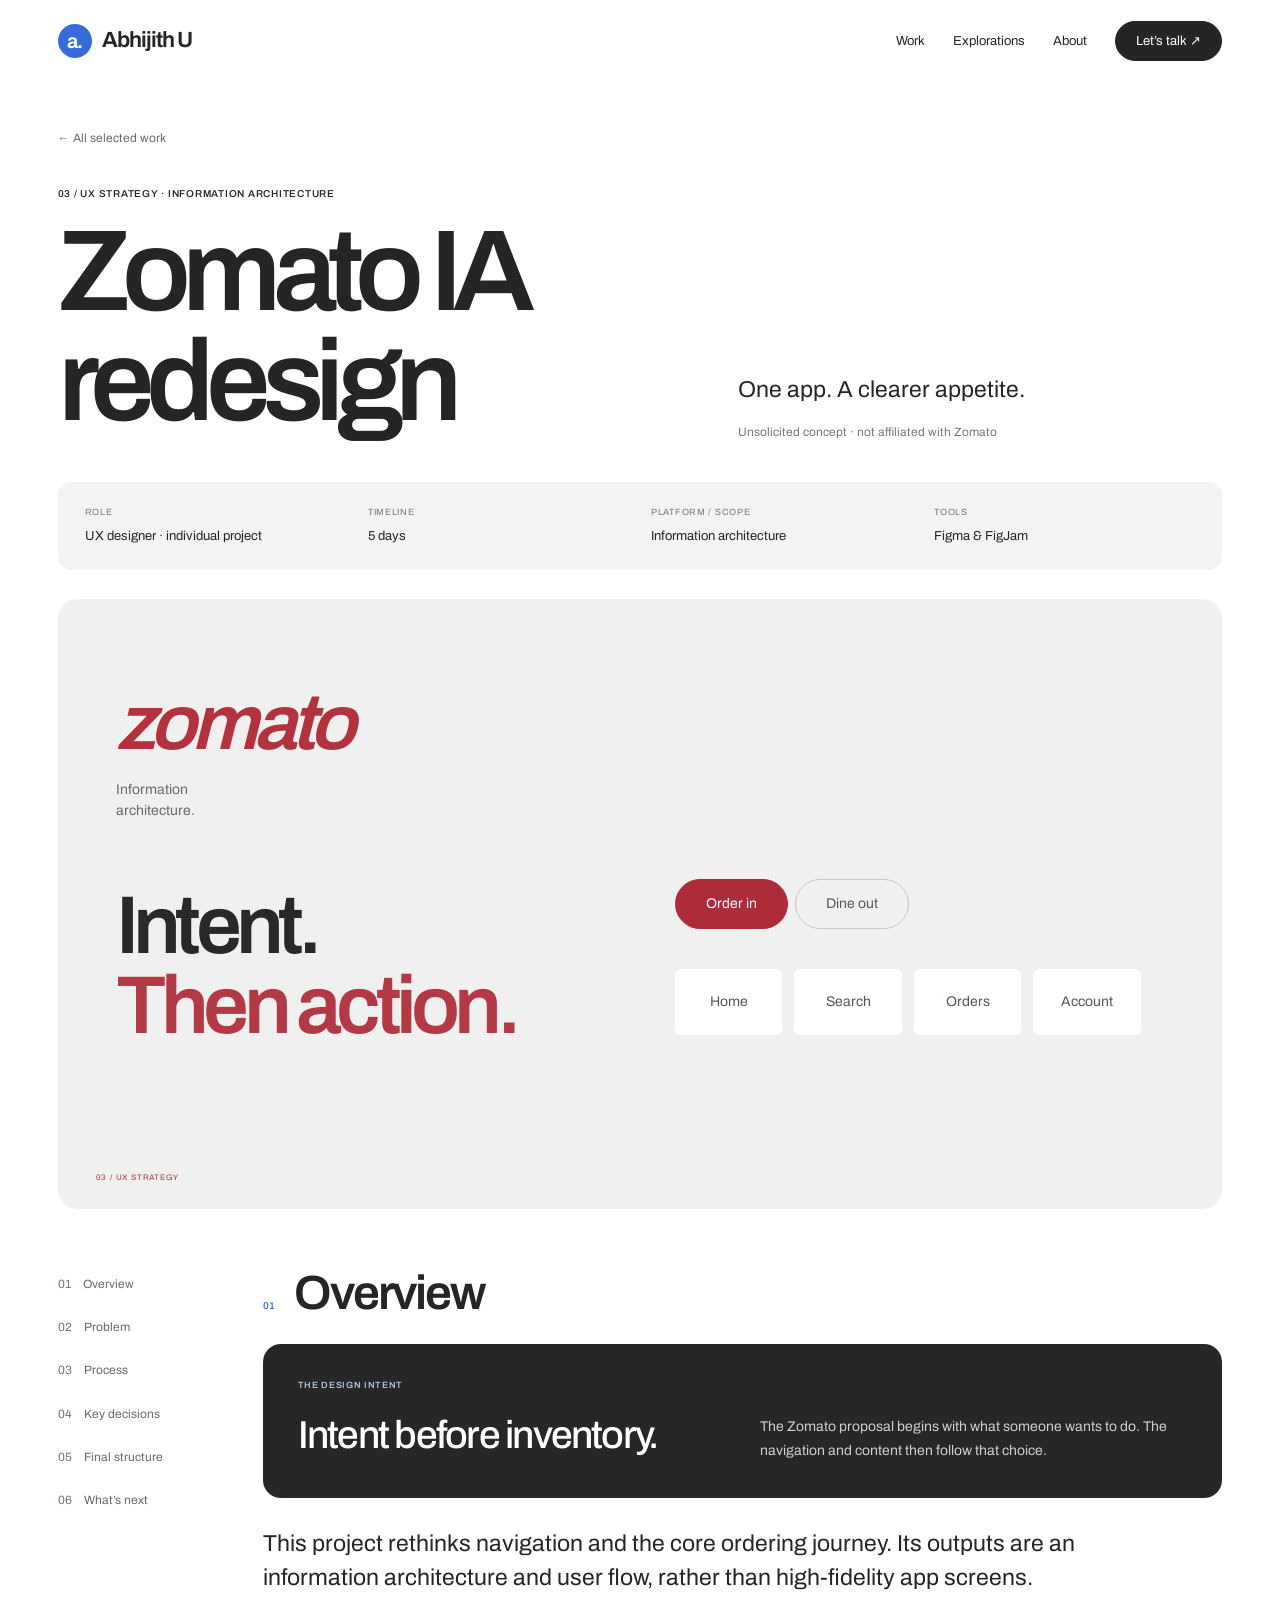
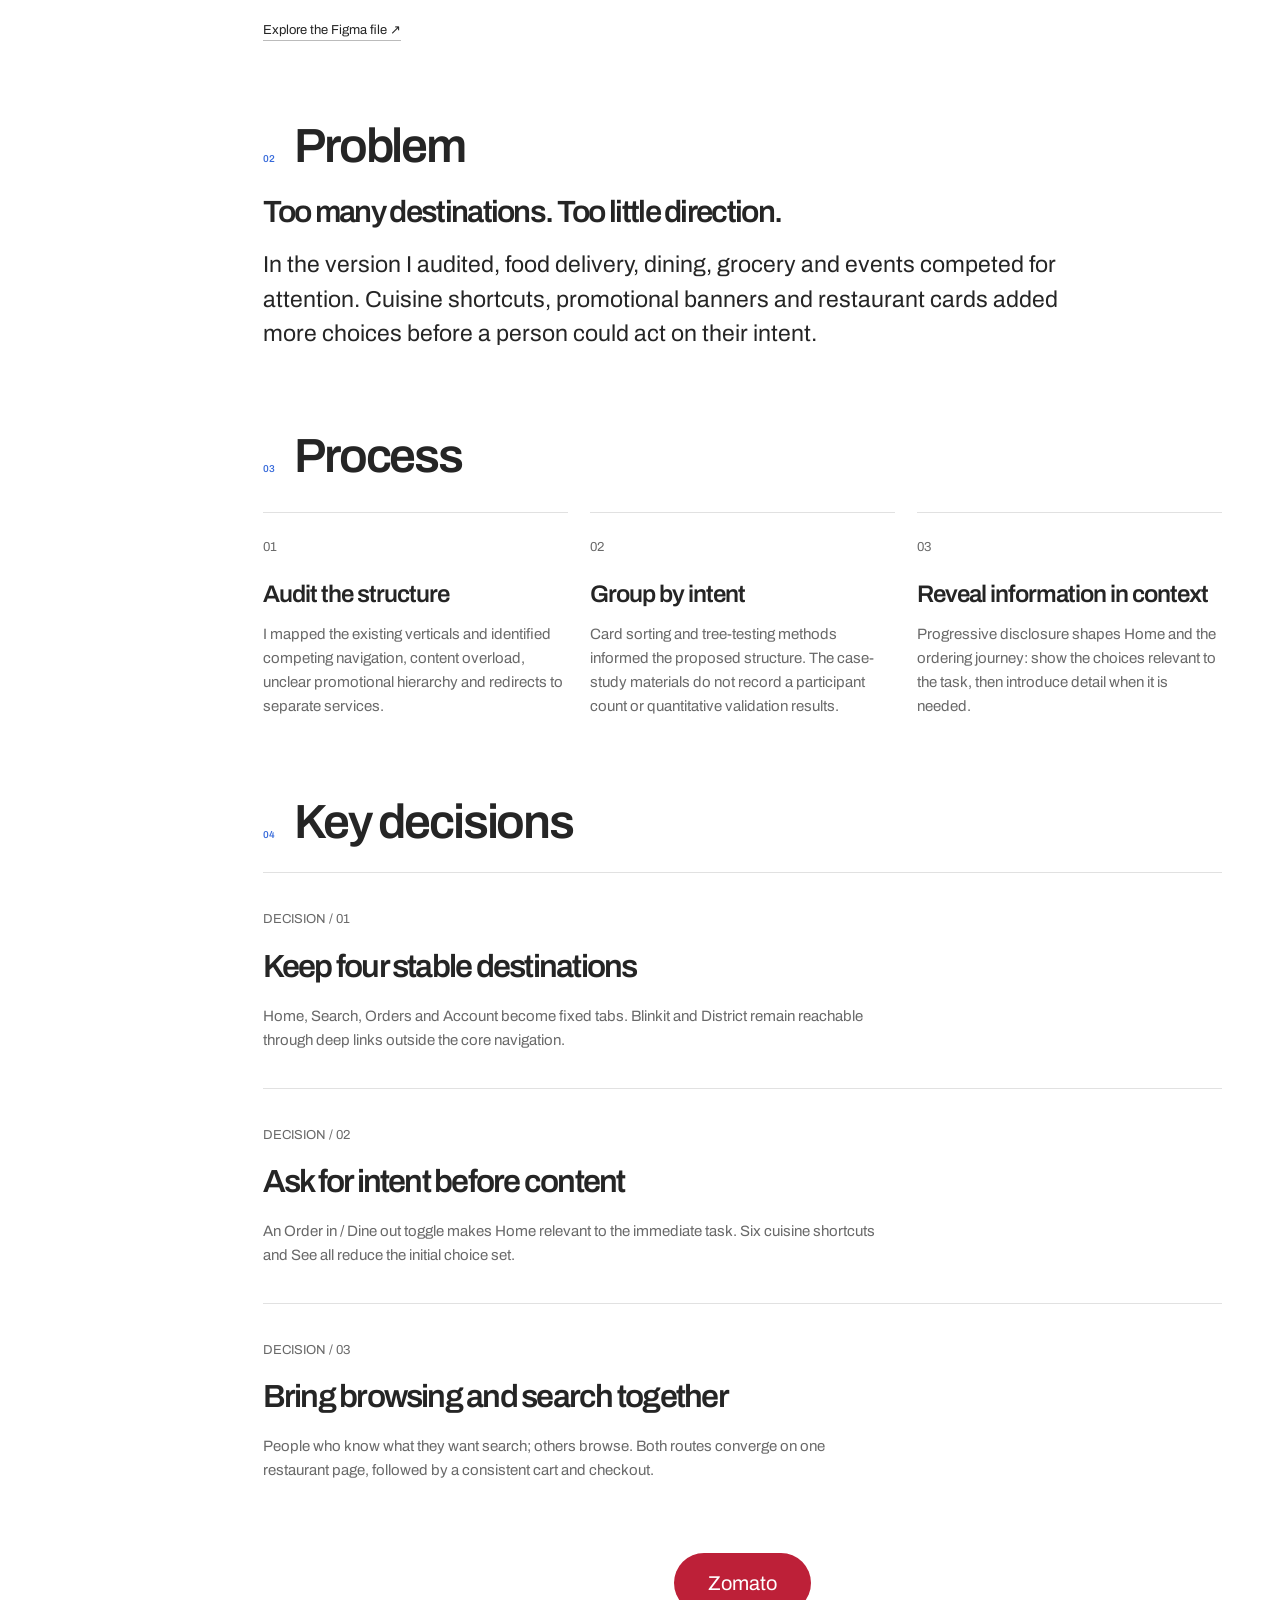
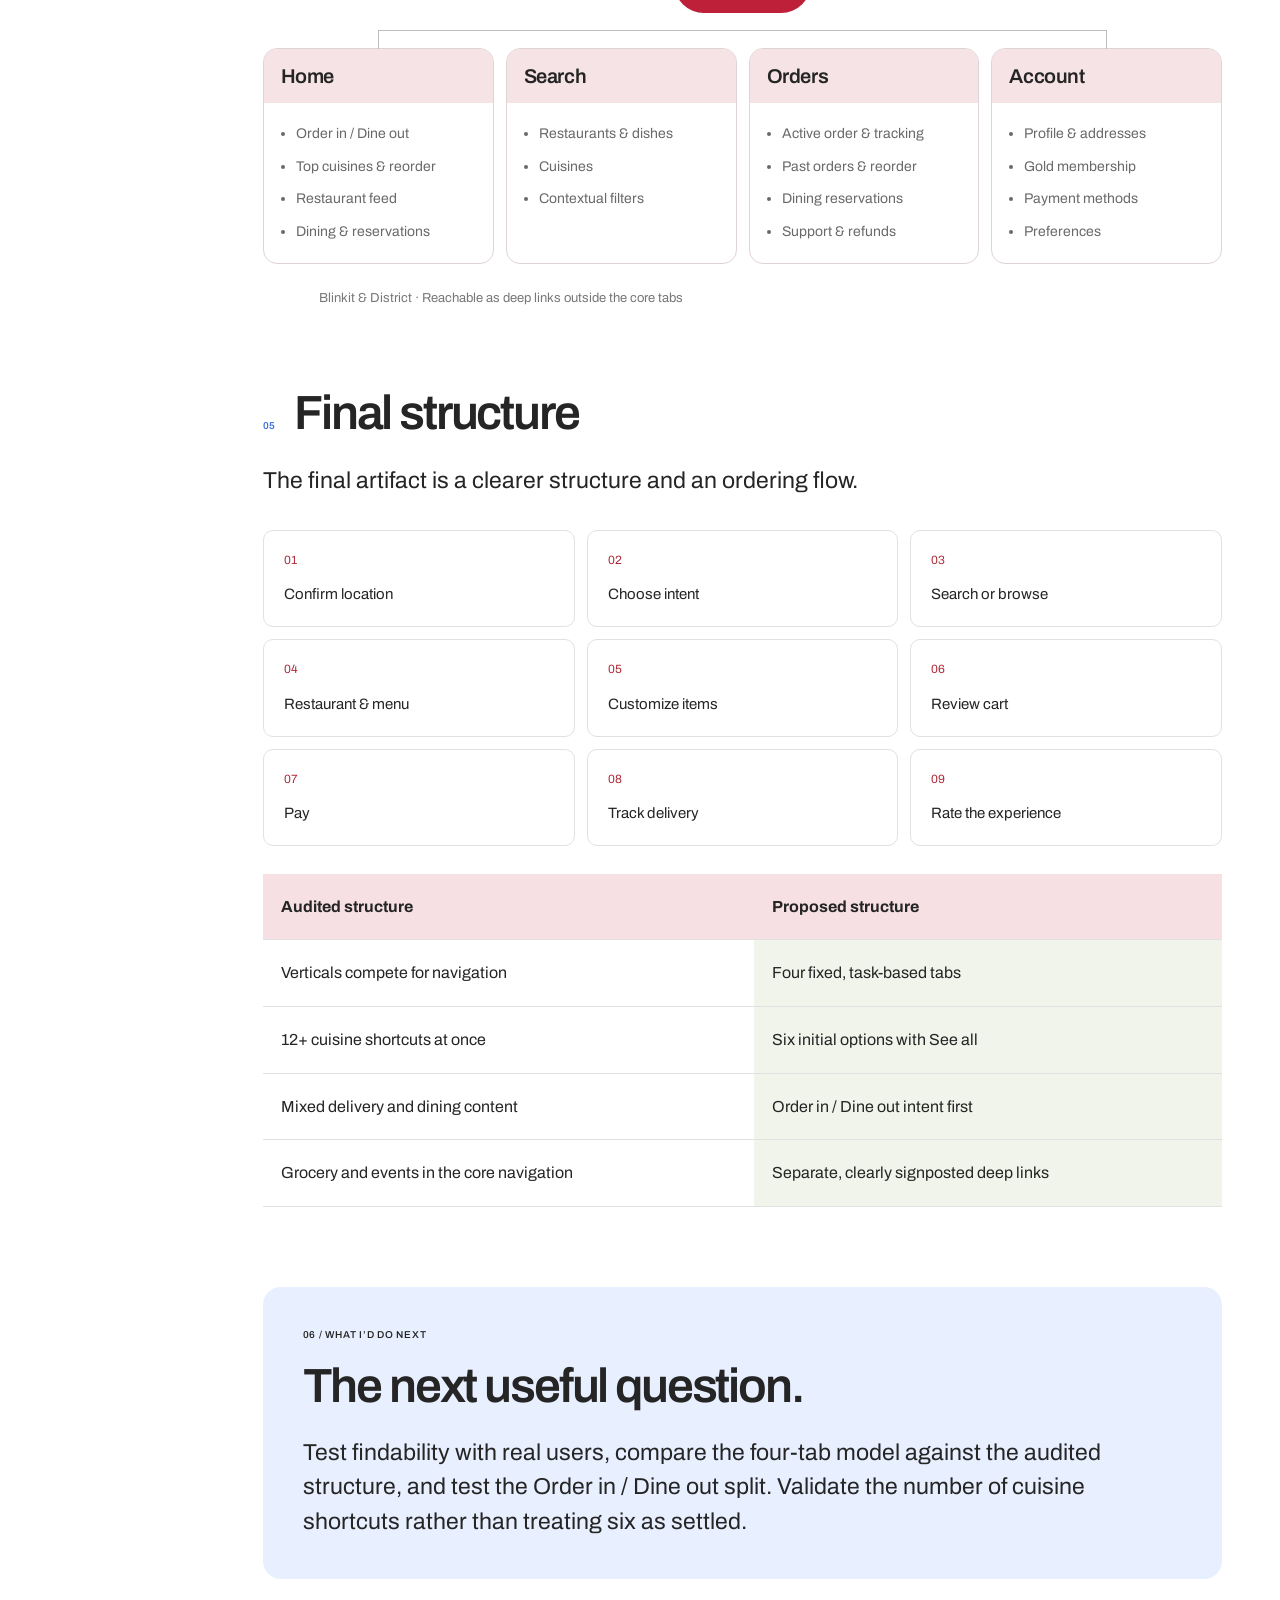
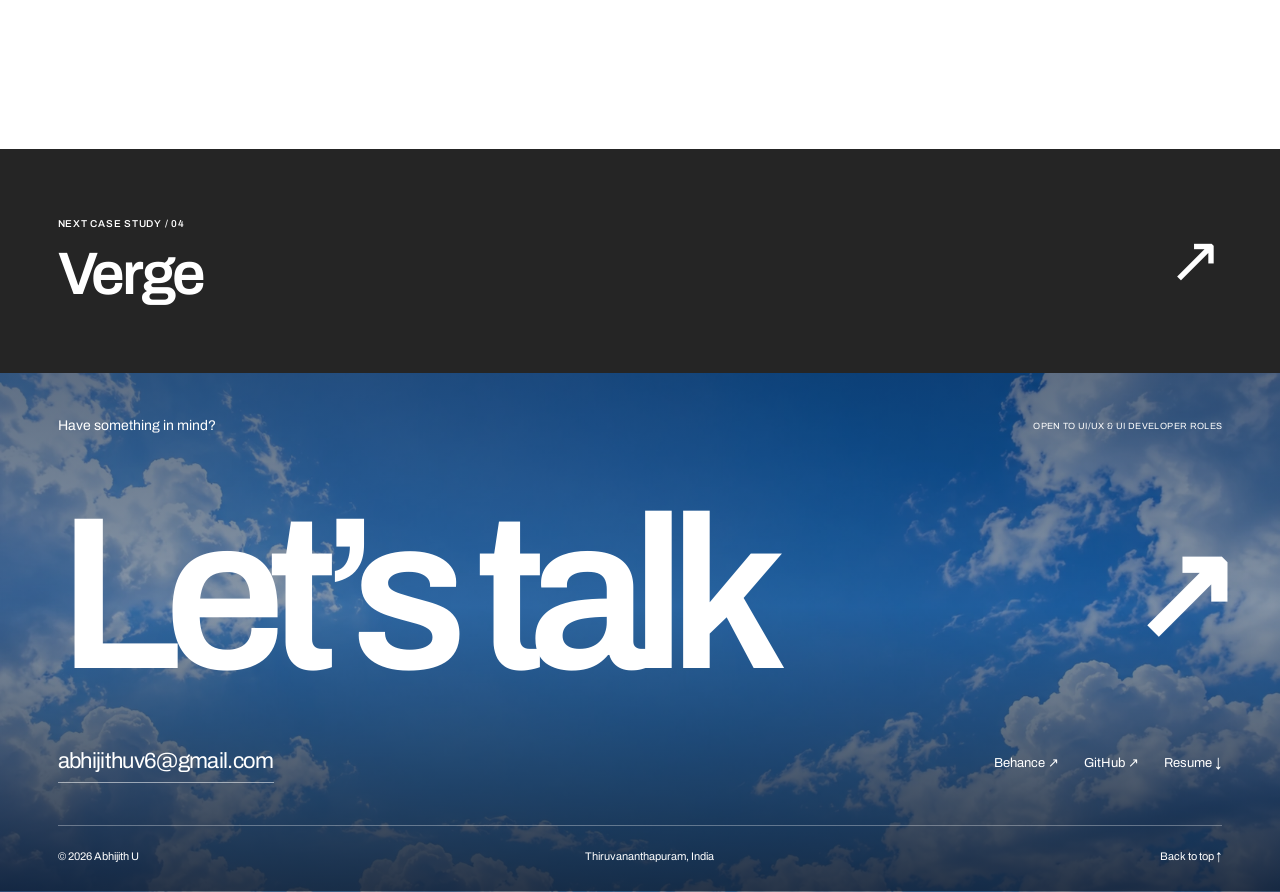
<file: zomato.html>
<!doctype html><html lang="en"><head><meta charset="utf-8"><meta name="viewport" content="width=device-width,initial-scale=1"><title>Zomato IA redesign — Abhijith U</title><meta name="description" content="Reorganizing a crowded food experience around what people came to do."><meta name="theme-color" content="#ffffff"><link rel="canonical" href="https://abhijith2198.github.io/zomato.html"><meta property="og:title" content="Zomato IA redesign — Abhijith U"><meta property="og:description" content="Reorganizing a crowded food experience around what people came to do."><meta property="og:type" content="website"><meta property="og:url" content="https://abhijith2198.github.io/zomato.html"><link rel="icon" href="assets/img/favicon.svg" type="image/svg+xml"><link rel="preload" href="assets/fonts/archivo-latin-wdth-normal.woff2" as="font" type="font/woff2" crossorigin><link rel="stylesheet" href="assets/css/portfolio.css"><link rel="stylesheet" href="assets/css/showcase.css"><script src="assets/js/portfolio.js" defer></script></head><body class="page-zomato"><a class="skip" href="#main">Skip to content</a><header class="header"><div class="wrap nav"><a class="brand" href="index.html" aria-label="Abhijith U home"><span class="brand-mark" aria-hidden="true">a.</span>Abhijith U</a><nav class="nav-links" aria-label="Main navigation"><a href="index.html#work">Work</a><a href="explorations.html">Explorations</a><a href="about.html">About</a><a class="nav-contact" href="mailto:abhijithuv6@gmail.com">Let’s talk ↗</a></nav></div></header><main id="main"><div class="wrap case-header"><a class="back" href="index.html#work">← All selected work</a><div class="case-heading"><div><p class="eyebrow">03 / UX STRATEGY · INFORMATION ARCHITECTURE</p><h1>Zomato IA redesign</h1></div><div><p class="summary">One app. A clearer appetite.</p><p class="case-status">Unsolicited concept · not affiliated with Zomato</p></div></div><dl class="case-facts"><div><dt>Role</dt><dd>UX designer · individual project</dd></div><div><dt>Timeline</dt><dd>5 days</dd></div><div><dt>Platform / scope</dt><dd>Information architecture</dd></div><div><dt>Tools</dt><dd>Figma &amp; FigJam</dd></div></dl></div><div class="wrap case-hero"><div class="card-art zomato-art"><div class="art-heading"><span class="visual-brand">zomato</span><span class="art-category">Information<br>architecture.</span></div><div class="intent-statement">Intent.<br><span>Then action.</span></div><div class="intent-toggle"><span>Order in</span><span>Dine out</span></div><div class="mini-ia"><span>Home</span><span>Search</span><span>Orders</span><span>Account</span></div><span class="art-label">03 / UX STRATEGY</span></div></div><div class="wrap case-shell"><aside class="case-nav" aria-label="Case study sections"><a href="#overview"><span>01</span>Overview</a><a href="#problem"><span>02</span>Problem</a><a href="#process"><span>03</span>Process</a><a href="#key-decisions"><span>04</span>Key decisions</a><a href="#final-structure"><span>05</span>Final structure</a><a href="#next"><span>06</span>What’s next</a></aside><div class="case-body"><section id="overview"><div class="section-title"><span class="eyebrow">01</span><h2>Overview</h2></div><div class="case-editorial"><p class="eyebrow">THE DESIGN INTENT</p><h3 class="intent-heading">Intent before inventory.</h3><p>The Zomato proposal begins with what someone wants to do. The navigation and content then follow that choice.</p></div><p class="lead">This project rethinks navigation and the core ordering journey. Its outputs are an information architecture and user flow, rather than high-fidelity app screens.</p><p><a class="text-link" href="https://www.figma.com/design/pVsYLQp6Zg4xaWaVR6SLBG/PRT?node-id=29-210" target="_blank" rel="noreferrer">Explore the Figma file ↗</a></p></section><section id="problem"><div class="section-title"><span class="eyebrow">02</span><h2>Problem</h2></div><h3>Too many destinations. Too little direction.</h3><p class="lead">In the version I audited, food delivery, dining, grocery and events competed for attention. Cuisine shortcuts, promotional banners and restaurant cards added more choices before a person could act on their intent.</p></section><section id="process"><div class="section-title"><span class="eyebrow">03</span><h2>Process</h2></div><div class="steps"><div class="step"><p class="num">01</p><h3>Audit the structure</h3><p>I mapped the existing verticals and identified competing navigation, content overload, unclear promotional hierarchy and redirects to separate services.</p></div><div class="step"><p class="num">02</p><h3>Group by intent</h3><p>Card sorting and tree-testing methods informed the proposed structure. The case-study materials do not record a participant count or quantitative validation results.</p></div><div class="step"><p class="num">03</p><h3>Reveal information in context</h3><p>Progressive disclosure shapes Home and the ordering journey: show the choices relevant to the task, then introduce detail when it is needed.</p></div></div></section><section id="key-decisions"><div class="section-title"><span class="eyebrow">04</span><h2>Key decisions</h2></div><article class="decision" style="grid-template-columns:1fr"><div><p class="decision-index">DECISION / 01</p><h3>Keep four stable destinations</h3><p>Home, Search, Orders and Account become fixed tabs. Blinkit and District remain reachable through deep links outside the core navigation.</p></div></article><article class="decision" style="grid-template-columns:1fr"><div><p class="decision-index">DECISION / 02</p><h3>Ask for intent before content</h3><p>An Order in / Dine out toggle makes Home relevant to the immediate task. Six cuisine shortcuts and See all reduce the initial choice set.</p></div></article><article class="decision" style="grid-template-columns:1fr"><div><p class="decision-index">DECISION / 03</p><h3>Bring browsing and search together</h3><p>People who know what they want search; others browse. Both routes converge on one restaurant page, followed by a consistent cart and checkout.</p></div></article><div class="ia-tree"><div class="ia-root">Zomato</div><div class="ia-columns"><div class="ia-column"><h3>Home</h3><ul><li>Order in / Dine out</li><li>Top cuisines & reorder</li><li>Restaurant feed</li><li>Dining & reservations</li></ul></div><div class="ia-column"><h3>Search</h3><ul><li>Restaurants & dishes</li><li>Cuisines</li><li>Contextual filters</li></ul></div><div class="ia-column"><h3>Orders</h3><ul><li>Active order & tracking</li><li>Past orders & reorder</li><li>Dining reservations</li><li>Support & refunds</li></ul></div><div class="ia-column"><h3>Account</h3><ul><li>Profile & addresses</li><li>Gold membership</li><li>Payment methods</li><li>Preferences</li></ul></div></div><p class="deep-links">Blinkit & District · Reachable as deep links outside the core tabs</p></div></section><section id="final-structure"><div class="section-title"><span class="eyebrow">05</span><h2>Final structure</h2></div><p class="lead">The final artifact is a clearer structure and an ordering flow.</p><div class="flow-grid"><div class="flow-item"><span>01</span>Confirm location</div><div class="flow-item"><span>02</span>Choose intent</div><div class="flow-item"><span>03</span>Search or browse</div><div class="flow-item"><span>04</span>Restaurant & menu</div><div class="flow-item"><span>05</span>Customize items</div><div class="flow-item"><span>06</span>Review cart</div><div class="flow-item"><span>07</span>Pay</div><div class="flow-item"><span>08</span>Track delivery</div><div class="flow-item"><span>09</span>Rate the experience</div></div><table class="comparison"><thead><tr><th scope="col">Audited structure</th><th scope="col">Proposed structure</th></tr></thead><tbody><tr><td>Verticals compete for navigation</td><td>Four fixed, task-based tabs</td></tr><tr><td>12+ cuisine shortcuts at once</td><td>Six initial options with See all</td></tr><tr><td>Mixed delivery and dining content</td><td>Order in / Dine out intent first</td></tr><tr><td>Grocery and events in the core navigation</td><td>Separate, clearly signposted deep links</td></tr></tbody></table></section><section id="next"><div class="next-box"><p class="eyebrow">06 / WHAT I’D DO NEXT</p><h2 style="margin-top:20px">The next useful question.</h2><p class="lead">Test findability with real users, compare the four-tab model against the audited structure, and test the Order in / Dine out split. Validate the number of cuisine shortcuts rather than treating six as settled.</p></div></section></div></div><a class="next-project" href="verge.html"><div><p class="eyebrow">NEXT CASE STUDY / 04</p><h2>Verge</h2></div><span style="font-size:65px" aria-hidden="true">↗</span></a></main><footer class="footer"><div class="wrap"><div class="footer-top"><span>Have something in mind?</span><span>OPEN TO UI/UX & UI DEVELOPER ROLES</span></div><a class="footer-title" href="mailto:abhijithuv6@gmail.com">Let’s talk<span aria-hidden="true">↗</span></a><div class="footer-main"><a class="footer-contact" href="mailto:abhijithuv6@gmail.com">abhijithuv6@gmail.com</a><div class="footer-links"><a href="https://www.behance.net/abhijithuvishnu" target="_blank" rel="noreferrer">Behance ↗</a><a href="https://github.com/Abhijith2198" target="_blank" rel="noreferrer">GitHub ↗</a><a href="assets/Abhijith-U-Resume.pdf" download>Resume ↓</a></div></div><div class="footer-base"><span>© 2026 Abhijith U</span><span>Thiruvananthapuram, India</span><a href="#main">Back to top ↑</a></div></div></footer><dialog class="lightbox" id="image-viewer" aria-label="Enlarged project image"><button type="button" aria-label="Close enlarged image">Close ×</button><img alt=""><p></p></dialog></body></html>
</file>
<file: assets/css/portfolio.css>
@font-face{font-family:Archivo;src:url('../fonts/archivo-latin-wdth-normal.woff2') format('woff2');font-weight:100 900;font-display:swap}
@font-face{font-family:Instrument;src:url('../fonts/InstrumentSerif-Italic.ttf') format('truetype');font-style:italic;font-display:swap}
.serif{font-family:Instrument,Georgia,serif!important;letter-spacing:-.02em!important;word-spacing:.04em}
.explore-visual>button{border:0;background:transparent;padding:0;height:100%;width:100%;display:flex;justify-content:center;align-items:center}
:root{--paper:#fafbf8;--ink:#141914;--muted:#596158;--line:#d5dbd2;--acid:#dbfa43;--dark:#18271d;--radius:22px;--space:clamp(24px,5.3vw,88px)}
*{box-sizing:border-box}html{scroll-behavior:smooth;scroll-padding-top:110px}body{margin:0;background:var(--paper);color:var(--ink);font-family:Archivo,Arial,sans-serif;font-size:17px;line-height:1.6}a{color:inherit;text-decoration:none}button{font:inherit;cursor:pointer}img{display:block;max-width:100%;height:auto}h1,h2,h3,p,figure{margin:0}h1,h2,h3{font-weight:550;line-height:1.04;letter-spacing:-.055em}p+p{margin-top:20px}p{max-width:68ch}h1{font-size:clamp(55px,8vw,122px)}h2{font-size:clamp(38px,5vw,72px)}h3{font-size:clamp(25px,2.4vw,36px)}::selection{background:var(--acid);color:var(--ink)}a:focus-visible,button:focus-visible,summary:focus-visible{outline:3px solid #528700;outline-offset:6px}.wrap{max-width:1600px;margin:auto;padding-left:var(--space);padding-right:var(--space)}.eyebrow{font-size:12px;font-weight:650;letter-spacing:.13em;text-transform:uppercase;line-height:1.5}.muted{color:var(--muted)}.serif{font-family:Georgia,serif;font-style:italic;font-weight:400;letter-spacing:-.07em}.skip{position:fixed;top:-100px;left:20px;background:var(--acid);padding:14px;z-index:100}.skip:focus{top:8px}.header{position:sticky;top:0;z-index:20;background:var(--paper);border-bottom:1px solid var(--line)}.nav{display:flex;align-items:center;justify-content:space-between;gap:24px;min-height:90px}.brand{font-size:23px;font-weight:650;letter-spacing:-.06em;display:flex;align-items:center;gap:12px}.brand-mark{display:inline-grid;place-items:center;width:34px;height:34px;background:var(--ink);color:var(--acid);font-size:19px;border-radius:50%}.nav-links{display:flex;gap:32px;align-items:center;font-size:14px}.nav-links a{padding:8px 0}.nav-links a[aria-current=page]{border-bottom:2px solid var(--ink)}.nav-contact{border:1px solid var(--ink);border-radius:40px;padding:9px 20px!important}.nav-contact:hover,.button:hover{background:var(--acid);color:var(--ink)}.hero{padding-top:76px;padding-bottom:60px}.hero-top{display:flex;justify-content:space-between;gap:30px;margin-bottom:32px}.hero h1{max-width:1100px}.hero-bottom{display:grid;grid-template-columns:1fr 1fr;align-items:end;gap:40px;margin-top:38px}.hero-bottom p{font-size:20px;line-height:1.55;max-width:540px}.hero-bottom .actions{justify-content:flex-end}.actions{display:flex;align-items:center;gap:15px;flex-wrap:wrap}.button{border:1px solid var(--ink);border-radius:40px;padding:13px 23px;display:inline-flex;gap:30px;align-items:center;font-size:14px;transition:background .2s}.button.solid{background:var(--ink);color:var(--paper)}.button.solid:hover{background:var(--acid);color:var(--ink)}.button.light{border-color:#ffffff70;color:#fff}.button.light:hover{color:var(--ink)}.text-link{font-size:14px;border-bottom:1px solid;padding-bottom:3px}.section-head{border-top:1px solid var(--line);padding-top:24px;display:flex;align-items:baseline;justify-content:space-between;gap:30px;margin-bottom:28px}.section-head h2{font-size:28px;letter-spacing:-.04em}.project-grid{display:grid;grid-template-columns:1fr 1fr;gap:52px 26px}.project-card.wide{grid-column:1/-1}.card-art{border-radius:var(--radius);height:420px;overflow:hidden;position:relative;display:flex;align-items:center;justify-content:center;transition:transform .4s}.card-art:hover{transform:translateY(-4px)}.wide .card-art{height:540px}.repup-art{background:#0c392a;color:#e5fda2;justify-content:space-between;padding:48px 6%}.art-title{font-size:clamp(55px,7.7vw,116px);font-weight:550;letter-spacing:-.065em;line-height:1}.art-copy{max-width:250px;margin-top:18px;font-size:18px;color:#d6e5d9}.art-label{position:absolute;bottom:28px;left:6%;font-size:12px;letter-spacing:.09em;text-transform:uppercase}.phone-cluster{display:flex;gap:22px;align-items:center;justify-content:center}.phone-cluster img{width:clamp(125px,15vw,215px);border:5px solid #222b25;border-radius:25px;box-shadow:0 20px 36px #0003;transition:transform .4s}.repup-art .phone-cluster img:nth-child(1){transform:translateY(44px);width:clamp(115px,13.5vw,190px)}.repup-art .phone-cluster img:nth-child(3){transform:translateY(-38px);width:clamp(115px,13.5vw,190px)}.meridian-art{background:#d7ded5;padding:25px}.meridian-art img{width:100%;max-height:100%;object-fit:contain}.card-meta{display:grid;grid-template-columns:1fr auto;gap:12px;margin-top:22px}.card-meta h3{margin:9px 0 10px}.card-meta p{font-size:16px;color:var(--muted);max-width:570px}.circle-link{display:grid;place-items:center;border:1px solid var(--line);width:50px;height:50px;border-radius:50%;font-size:24px;align-self:center}.project-card:hover .circle-link{background:var(--acid);border-color:var(--acid)}.zomato-art{background:#e93e51;color:white;padding:38px;display:block}.zomato-art .art-title{font-size:64px;font-style:italic;letter-spacing:-.06em}.zomato-art>p{margin-top:10px;font-size:18px}.mini-ia{display:grid;grid-template-columns:repeat(4,1fr);gap:8px;margin-top:64px;position:relative}.mini-ia:before{content:'';height:35px;position:absolute;left:12%;right:12%;top:-35px;border-top:1px solid #fff8;border-left:1px solid #fff8;border-right:1px solid #fff8}.mini-ia span{background:#fff;color:#ab1d2c;border-radius:10px;text-align:center;padding:15px 4px;font-size:14px}.zomato-art .art-label{left:38px}.verge-art{background:#e5e1f0;color:#383046;justify-content:space-between;padding:40px 6%}.verge-art .phone-cluster img{border-color:#f7f5fa;width:clamp(130px,15vw,210px)}.verge-art .phone-cluster img:nth-child(2){transform:translateY(40px)}.verge-art .art-copy{color:#645773}.work-section{padding-bottom:100px}.about-teaser{border-top:1px solid var(--line);padding:80px 0;display:grid;grid-template-columns:1fr 2fr;gap:40px}.about-teaser h2{max-width:900px}.about-teaser p{margin:25px 0 30px;font-size:20px;max-width:720px}.footer{background:var(--acid);padding-top:68px;padding-bottom:26px}.footer-main{display:flex;justify-content:space-between;gap:40px;align-items:end;padding:32px 0 50px}.footer h2{font-size:clamp(50px,7vw,100px)}.footer-contact{font-size:clamp(17px,2vw,28px);letter-spacing:-.03em;border-bottom:1px solid;margin-top:28px;display:inline-block}.footer-links{display:flex;gap:24px;margin-top:22px;font-size:14px}.footer-base{border-top:1px solid #15231340;padding-top:23px;display:flex;justify-content:space-between;gap:20px;font-size:12px}.case-header{padding-top:50px;padding-bottom:45px}.back{display:inline-block;font-size:14px;color:var(--muted);margin-bottom:45px}.case-heading{display:grid;grid-template-columns:1.25fr 1fr;align-items:end;gap:40px}.case-heading h1{margin:16px 0 16px;font-size:clamp(60px,8.5vw,124px)}.case-heading .summary{font-size:25px;line-height:1.45;max-width:540px}.case-status{margin-top:20px;font-size:13px;color:var(--muted)}.case-facts{display:grid;grid-template-columns:repeat(4,1fr);gap:22px;margin-top:50px;border-top:1px solid var(--line);padding-top:24px}.case-facts dt{font-size:12px;text-transform:uppercase;letter-spacing:.08em;color:var(--muted);margin-bottom:8px}.case-facts dd{margin:0;font-size:15px}.case-hero .card-art{height:590px}.case-hero .mini-ia{max-width:720px;margin:80px auto 0}.case-hero .zomato-art{padding:55px 7%}.case-hero .zomato-art .art-title{font-size:100px}.case-shell{display:grid;grid-template-columns:180px minmax(0,1fr);gap:58px;padding-top:75px;padding-bottom:90px}.case-nav{position:sticky;top:125px;align-self:start;font-size:13px;display:flex;flex-direction:column;gap:16px}.case-nav a{color:var(--muted)}.case-nav a:hover{color:var(--ink)}.case-nav span{margin-right:12px;color:#6c7667}.case-body section{padding-bottom:80px;scroll-margin-top:130px}.case-body .section-title{display:flex;gap:18px;margin-bottom:28px;align-items:baseline}.section-title .eyebrow{color:#607145}.case-body h2{font-size:clamp(34px,4vw,54px);letter-spacing:-.045em;max-width:800px}.lead{font-size:clamp(20px,2vw,26px);line-height:1.55;max-width:850px}.case-body section>p{margin-top:20px}.metrics{display:grid;grid-template-columns:repeat(4,1fr);gap:15px;margin:36px 0 18px}.metric{border-top:1px solid var(--ink);padding-top:18px}.metric strong{font-size:clamp(35px,5vw,64px);font-weight:500;letter-spacing:-.07em;display:block;line-height:1.2}.metric span{font-size:13px;color:var(--muted)}.note{font-size:13px;color:var(--muted);line-height:1.6}.quote{background:var(--ink);color:var(--paper);border-radius:16px;padding:34px;font-size:clamp(22px,3vw,34px);line-height:1.4;letter-spacing:-.03em;margin:32px 0}.quote cite{display:block;font-size:12px;letter-spacing:0;font-style:normal;color:#c4cbc1;margin-top:22px}.steps{display:grid;grid-template-columns:repeat(3,1fr);gap:25px;margin-top:30px}.step{border-top:1px solid var(--line);padding-top:24px}.step .num{font-size:13px;color:var(--muted);margin-bottom:24px}.step h3{font-size:24px;letter-spacing:-.04em;margin-bottom:15px}.step p{font-size:16px;color:var(--muted)}.figure{margin-top:30px}.figure>button{border:0;padding:24px;background:#edf0e9;border-radius:16px;width:100%;display:flex;justify-content:center}.figure img{max-height:690px;object-fit:contain}.figure figcaption{font-size:13px;color:var(--muted);margin-top:12px}.decision{display:grid;grid-template-columns:1fr 1fr;gap:45px;align-items:center;padding:36px 0;border-top:1px solid var(--line)}.decision .decision-index{font-size:13px;margin-bottom:20px;color:var(--muted)}.decision h3{font-size:34px;margin-bottom:20px}.decision p{font-size:17px;color:var(--muted)}.decision-media{background:#e9eee4;border-radius:18px;padding:30px;display:flex;justify-content:center}.decision-media img{max-height:490px;max-width:100%;object-fit:contain}.decision-media.phone img{width:215px;border-radius:14px}.decision-media button{border:0;padding:0;background:none}.screens{display:grid;grid-template-columns:repeat(3,1fr);gap:24px;margin-top:30px}.screen{background:#eaf0e5;padding:22px;border-radius:14px;text-align:center}.screen button{border:0;padding:0;background:none;width:100%;display:flex;justify-content:center}.screen img{max-width:220px;max-height:540px;width:100%;object-fit:contain;border-radius:13px}.screen figcaption{font-size:12px;margin-top:13px;color:var(--muted)}.screen-group{margin-top:40px}.screen-group h3{font-size:23px;letter-spacing:-.03em}.gallery-details{margin-top:32px;border-top:1px solid var(--line);border-bottom:1px solid var(--line);padding:20px 0}.gallery-details summary{cursor:pointer;font-weight:550}.next-box{padding:40px;background:var(--acid);border-radius:18px}.next-box h2{margin-bottom:24px}.next-project{background:var(--ink);color:var(--paper);padding:60px var(--space);display:flex;justify-content:space-between;align-items:center}.next-project h2{font-size:60px;margin-top:12px}.next-project:hover{background:#263522}.ia-tree{margin-top:35px}.ia-root{width:max-content;margin:0 auto 35px;background:#bd2038;color:#fff;padding:14px 34px;border-radius:30px;font-size:20px}.ia-columns{display:grid;grid-template-columns:repeat(4,1fr);gap:12px;position:relative}.ia-columns:before{content:'';position:absolute;top:-18px;left:12%;right:12%;height:18px;border:1px solid #bfbbc0;border-bottom:0}.ia-column{border:1px solid #ded3d5;border-radius:14px;overflow:hidden;background:#fff}.ia-column h3{font-size:20px;letter-spacing:-.02em;background:#f9e1e5;padding:17px}.ia-column ul{margin:0;padding:20px 20px 20px 32px;font-size:14px;color:var(--muted)}.ia-column li+li{margin-top:10px}.deep-links{text-align:center;margin-top:24px;font-size:13px}.flow-grid{display:grid;grid-template-columns:repeat(3,1fr);gap:12px;margin-top:32px}.flow-item{border:1px solid var(--line);padding:20px;border-radius:12px;font-size:15px}.flow-item span{font-size:12px;color:#bf2541;display:block;margin-bottom:12px}.comparison{width:100%;border-collapse:collapse;margin-top:28px;font-size:16px}.comparison th,.comparison td{padding:20px 18px;border-bottom:1px solid var(--line);text-align:left;vertical-align:top}.comparison th{background:#f6e0e3}.comparison td:last-child{background:#f1f4eb}.about-hero{padding-top:80px;padding-bottom:70px}.about-hero h1{max-width:1160px;margin-top:28px}.about-intro{display:grid;grid-template-columns:.8fr 1.2fr;gap:80px;padding:50px 0 90px;border-top:1px solid var(--line)}.about-monogram{background:var(--ink);color:var(--acid);border-radius:var(--radius);min-height:470px;display:flex;flex-direction:column;justify-content:space-between;padding:36px}.about-monogram strong{font-size:clamp(110px,17vw,260px);font-weight:500;line-height:1;letter-spacing:-.08em}.about-monogram .eyebrow{color:#d6decf}.about-copy .lead{margin-bottom:30px}.about-copy p{color:var(--muted)}.about-copy .actions{margin-top:30px}.credentials{display:grid;grid-template-columns:1fr 1fr;gap:70px;padding-bottom:95px}.credentials h2{font-size:36px;margin-bottom:30px}.credential{border-top:1px solid var(--line);padding:24px 0}.credential h3{font-size:21px;letter-spacing:-.025em;line-height:1.3;margin-bottom:9px}.credential p{font-size:15px;color:var(--muted)}.tools-band{border-top:1px solid var(--line);padding:30px 0 80px;display:grid;grid-template-columns:1fr 2fr;gap:30px}.tools-band p{font-size:24px;letter-spacing:-.03em}.explore-grid{display:grid;grid-template-columns:1fr 1fr;gap:50px 30px;padding-bottom:95px}.explore-card:first-child{grid-column:1/-1}.explore-visual{height:480px;background:#e5e9df;border-radius:20px;display:flex;justify-content:center;align-items:center;overflow:hidden;padding:35px}.explore-visual img{height:100%;width:100%;object-fit:contain}.explore-card h2{font-size:35px;margin:22px 0 15px}.explore-card p{font-size:17px;color:var(--muted);margin-bottom:20px}.explore-visual.dark{background:#17261b}.explore-visual.verge .phone-cluster img{width:170px}.lightbox{border:0;border-radius:14px;padding:60px 22px 24px;background:#e9eee5;max-width:95vw;max-height:94vh;overflow:auto}.lightbox::backdrop{background:#0c120deb}.lightbox img{max-width:88vw;max-height:78vh;object-fit:contain;margin:auto}.lightbox button{position:absolute;right:18px;top:14px;background:var(--ink);color:white;border:0;border-radius:30px;padding:7px 16px;font-size:14px}.lightbox p{text-align:center;margin:16px auto 0;font-size:13px}.in-view{animation:enter .6s both}@keyframes enter{from{transform:translateY(14px);opacity:.4}to{transform:translateY(0);opacity:1}}
@media(min-width:1600px){.hero h1{font-size:126px}}
@media(max-width:1000px){.nav-links{gap:20px}.hero{padding-top:50px}.hero-bottom{grid-template-columns:1.3fr 1fr}.phone-cluster{gap:12px}.repup-art{padding:35px 5%}.art-copy{font-size:16px;max-width:200px}.wide .card-art{height:440px}.card-art{height:340px}.zomato-art{padding:26px}.zomato-art .art-title{font-size:48px}.mini-ia{margin-top:50px;gap:5px}.mini-ia span{font-size:12px}.case-shell{grid-template-columns:130px minmax(0,1fr);gap:30px}.case-heading{grid-template-columns:1fr}.case-heading .summary{max-width:800px}.case-facts{margin-top:30px}.case-hero .card-art{height:470px}.steps{grid-template-columns:1fr}.step{display:grid;grid-template-columns:35px 1fr;gap:15px}.step p{grid-column:2}.step h3{margin-bottom:0}.step .num{margin:0}.screens{gap:12px}.screen{padding:13px}.ia-columns{grid-template-columns:1fr 1fr}.ia-columns:before{display:none}.decision{gap:25px}.about-intro{gap:40px}.footer-main{align-items:start;flex-direction:column}}
@media(max-width:700px){:root{--space:22px}.nav{min-height:76px;gap:14px;flex-wrap:wrap;padding-top:12px;padding-bottom:12px}.brand{font-size:21px}.brand-mark{width:29px;height:29px}.nav-links{gap:17px;font-size:13px}.nav-contact{display:none}.hero-top{display:block}.hero-top .muted{margin-top:10px}.hero h1{font-size:clamp(49px,10.5vw,75px);letter-spacing:-.065em}.hero-bottom{grid-template-columns:1fr;gap:24px;margin-top:28px}.hero-bottom p{font-size:18px}.hero-bottom .actions{justify-content:flex-start}.hero{padding-top:37px;padding-bottom:46px}.project-grid{grid-template-columns:1fr;gap:38px}.project-card.wide{grid-column:auto}.section-head{font-size:12px}.section-head h2{font-size:23px}.wide .card-art,.card-art{height:400px}.repup-art,.verge-art{padding:30px 24px;display:block}.art-title{font-size:50px}.art-copy{font-size:14px;max-width:260px;margin-top:9px}.repup-art .phone-cluster,.verge-art .phone-cluster{margin-top:28px;gap:12px}.repup-art .phone-cluster img,.repup-art .phone-cluster img:nth-child(1),.repup-art .phone-cluster img:nth-child(3),.verge-art .phone-cluster img{width:clamp(88px,25vw,140px);border-width:3px;border-radius:16px;transform:none}.repup-art .phone-cluster img:nth-child(2){transform:translateY(20px)}.art-label{display:none}.meridian-art{height:340px;padding:10px}.zomato-art{height:340px;padding:30px}.mini-ia{margin-top:64px}.mini-ia span{font-size:12px;padding:15px 3px}.card-meta{margin-top:17px}.card-meta h3{font-size:30px}.card-meta p{font-size:15px}.circle-link{width:42px;height:42px}.eyebrow{font-size:11px}.about-teaser{grid-template-columns:1fr;padding:50px 0;gap:25px}.about-teaser h2{font-size:39px}.about-teaser p{font-size:18px}.work-section{padding-bottom:55px}.footer{padding-top:42px}.footer h2{font-size:52px}.footer-main{padding:25px 0 38px;gap:25px}.footer-base{flex-direction:column;font-size:12px;gap:7px}.case-header{padding-top:30px}.back{margin-bottom:28px}.case-heading{gap:20px}.case-heading h1{font-size:64px}.case-heading .summary{font-size:21px}.case-facts{grid-template-columns:1fr 1fr}.case-facts dd{font-size:14px}.case-hero .card-art{height:420px}.case-hero .zomato-art .art-title{font-size:60px}.case-hero .zomato-art{padding:35px 24px}.case-shell{display:block;padding-top:28px;padding-bottom:50px}.case-nav{position:static;display:flex;flex-direction:row;overflow:auto;gap:20px;border-bottom:1px solid var(--line);padding-bottom:20px;margin-bottom:42px;white-space:nowrap;font-size:12px}.case-nav span{display:none}.case-body section{padding-bottom:55px}.case-body h2{font-size:36px}.lead{font-size:20px}.metrics{grid-template-columns:1fr 1fr;gap:24px}.metric strong{font-size:48px}.quote{padding:25px;font-size:25px}.decision{grid-template-columns:1fr;gap:24px}.decision h3{font-size:30px}.decision-media{padding:24px}.screens{grid-template-columns:1fr 1fr;gap:12px}.screen{padding:12px}.screen figcaption{font-size:11px}.figure>button{padding:10px}.next-box{padding:27px}.ia-columns{gap:10px}.ia-column h3{font-size:19px;padding:14px}.ia-column ul{font-size:13px;padding:15px 15px 15px 28px}.flow-grid{grid-template-columns:1fr 1fr}.comparison{font-size:14px}.comparison td,.comparison th{padding:14px 10px}.next-project{padding-top:40px;padding-bottom:40px}.next-project h2{font-size:38px}.next-project>span{font-size:30px!important}.about-hero{padding-top:45px;padding-bottom:45px}.about-hero h1{font-size:54px}.about-intro{grid-template-columns:1fr;padding-top:30px;padding-bottom:50px;gap:35px}.about-monogram{min-height:320px}.about-monogram strong{font-size:160px}.credentials{grid-template-columns:1fr;gap:30px;padding-bottom:55px}.tools-band{grid-template-columns:1fr;gap:15px;padding-bottom:50px}.explore-grid{grid-template-columns:1fr;gap:40px}.explore-card:first-child{grid-column:auto}.explore-visual{height:330px;padding:18px}.explore-visual.verge .phone-cluster img{width:120px}.explore-card h2{font-size:30px}.lightbox{padding:60px 12px 20px}.lightbox img{max-width:86vw}}
@media(prefers-reduced-motion:reduce){html{scroll-behavior:auto}*,*:before,*:after{animation:none!important;transition:none!important}}
</file>
<file: assets/css/showcase.css>
/* Showcase edition: strong typography, blue identity, and original project imagery. */
:root{--paper:#fff;--ink:#252525;--muted:#696969;--line:#e1e1e1;--acid:#e8efff;--blue:#376ada;--radius:22px;--space:clamp(22px,4.5vw,72px)}
body{font-size:16px}.wrap{max-width:1500px}.serif{font-family:Archivo,Arial,sans-serif!important;font-style:normal!important;letter-spacing:-.055em!important;word-spacing:normal!important;font-weight:550}h1,h2,h3{font-weight:600}.eyebrow{font-size:10px;letter-spacing:.075em;font-weight:550}.header{background:#ffffffed;backdrop-filter:blur(15px);border-bottom:0}.nav{min-height:82px}.brand{font-size:22px;letter-spacing:-.045em;gap:10px}.brand-mark{border-radius:50%;background:var(--blue);color:#fff;font-family:Archivo,Arial,sans-serif;font-size:20px;width:34px;height:34px}.nav-links{font-size:13px;gap:28px}.nav-contact{background:var(--ink);color:#fff;border-color:var(--ink);padding:9px 20px!important}.nav-contact:hover{background:var(--blue);border-color:var(--blue);color:#fff}.button{border-radius:30px;padding:12px 24px}.button.solid{background:var(--blue);border-color:var(--blue);color:#fff}.text-link{font-size:13px;border-color:#bbb}.showcase-hero{position:relative;isolation:isolate;overflow:hidden;max-width:1640px;width:calc(100% - 40px);height:clamp(610px,55vw,850px);margin:8px auto 0;border-radius:24px;color:#fff;background:#407ccd}.hero-sky{position:absolute;inset:0;width:100%;height:100%;object-fit:cover;z-index:-2}.showcase-hero:before{content:'';position:absolute;inset:0;background:linear-gradient(180deg,#19386816 30%,#173f7330 65%,#153d7778);z-index:-1}.hero-topline{position:absolute;top:40px;left:4.5%;right:4.5%;display:flex;align-items:start;justify-content:space-between;z-index:4}.hero-topline p{font-size:17px;line-height:1.45}.hero-topline strong{font-weight:450}.identity-seal{border:1px solid #ffffffa6;border-radius:50%;width:95px;height:95px;display:flex;flex-direction:column;justify-content:center;align-items:center;background:#285fb621;transform:rotate(10deg)}.identity-seal span{font-size:6px;letter-spacing:.11em}.identity-seal strong{font-size:40px;line-height:1.2;font-weight:600;letter-spacing:-.07em}.hero-objects{position:absolute;left:11%;right:12%;top:9%;height:64%;z-index:1}.hero-objects img{position:absolute;max-width:none;filter:drop-shadow(9px 27px 14px #15366045);height:auto}.hero-laptop{width:62%;left:0;top:31%;transform:rotate(-9deg)}.hero-repup{width:25%;left:51%;top:0;transform:rotate(9deg)}.hero-verge{width:18%;left:80%;top:24%;transform:rotate(16deg)}.hero-type{position:absolute;left:4%;right:4%;bottom:99px;z-index:3}.hero-type h1{font-size:clamp(130px,19.6vw,308px);line-height:.82;letter-spacing:-.07em;font-weight:620;max-width:none;margin-left:-.015em;text-shadow:0 4px 25px #16417a1a}.hero-discipline{display:flex;justify-content:space-between;gap:25px;font-size:14px;line-height:1.4;margin-bottom:22px;padding:0 5px}.hero-bottomline{position:absolute;left:4.5%;right:4.5%;bottom:32px;display:flex;justify-content:space-between;gap:25px;align-items:center;font-size:13px;z-index:4}.hero-bottomline span{font-size:9px;letter-spacing:.08em}.hero-bottomline a{padding-bottom:3px;border-bottom:1px solid #ffffff80}.hello{padding-top:100px;padding-bottom:105px;text-align:center;max-width:860px}.hello-mark{margin:0 auto 23px;width:64px;height:64px;border-radius:50%;display:grid;place-items:center;background:var(--blue);color:white;font-size:30px;letter-spacing:-.06em;font-weight:600;transform:rotate(-9deg)}.hello h2{font-size:65px;line-height:1.02;margin-bottom:24px;letter-spacing:-.06em}.hello>p{max-width:570px;font-size:19px;line-height:1.55;margin:0 auto}.skill-pills{display:flex;flex-wrap:wrap;justify-content:center;gap:10px;margin:29px auto 30px;max-width:680px}.skill-pills span{background:var(--blue);color:#fff;border-radius:30px;padding:9px 24px;line-height:1.5;font-size:13px;box-shadow:0 4px 10px #3a69b821}.work-heading{display:grid;grid-template-columns:1.2fr 1fr;gap:90px;align-items:end;margin-bottom:64px}.work-heading h2{font-size:clamp(75px,10vw,152px);line-height:.88;letter-spacing:-.075em;font-weight:650}.work-heading h2>span{color:var(--blue)}.work-index{padding-bottom:3px}.work-index a{display:flex;align-items:center;justify-content:space-between;gap:20px;padding:12px 14px;border-bottom:1px solid var(--line);font-size:16px;line-height:1.5;border-radius:5px;transition:background .2s,color .2s}.work-index a:hover{background:var(--ink);color:#fff;border-color:var(--ink)}.work-index a:first-child{border-top:1px solid var(--line)}.work-index a span:last-child{font-size:12px}.project-grid{grid-template-columns:repeat(12,minmax(0,1fr));gap:54px 26px}.project-card{min-width:0;scroll-margin-top:100px}.feature-repup,.feature-verge{grid-column:span 7}.feature-meridian,.feature-zomato{grid-column:span 5}.project-card>a{display:block}.card-art{position:relative;isolation:isolate;border-radius:20px;height:570px;overflow:hidden;display:block!important;padding:0!important;transition:none}.card-art:hover{transform:none}.art-heading{position:absolute;top:35px;left:6%;right:6%;z-index:3;display:flex;align-items:start;justify-content:space-between;gap:22px}.visual-brand{font-size:66px;font-weight:600;letter-spacing:-.065em;line-height:1}.art-category{font-size:11px;line-height:1.5;letter-spacing:0;padding-top:6px;max-width:120px}.art-label{left:6%;bottom:24px;z-index:3;font-size:8px;letter-spacing:.1em;text-transform:uppercase}.mockup-set{display:flex;align-items:start;justify-content:center;position:absolute;gap:0;z-index:2}.mockup{border:0!important;border-radius:0!important;max-width:none;height:auto;filter:drop-shadow(6px 20px 13px #0003);transition:transform .65s cubic-bezier(.2,.7,.2,1)}.repup-art{background:#1a2220;color:#e1f4c6}.repup-art:before{content:'';position:absolute;width:85%;aspect-ratio:1;top:25%;left:12%;border:1px solid #d8efa01a;border-radius:50%}.repup-set{top:24%;right:2%;width:96%;height:79%}.repup-set .mockup{width:31%;flex:none}.repup-set .mockup-insights{transform:translate(17px,34px) rotate(-9deg);z-index:1}.repup-set .mockup-home{width:36%;z-index:3;transform:translateY(0)}.repup-set .mockup-workout{transform:translate(-17px,34px) rotate(9deg);z-index:2}.project-card:hover .repup-set .mockup-home{transform:translateY(-9px)}.meridian-art{background:#d9dfd4;color:#253b30}.meridian-art .visual-brand{font-family:Instrument,Georgia,serif;font-size:62px;font-style:italic;font-weight:400;letter-spacing:-.035em}.meridian-art .art-heading{display:block}.meridian-art .art-category{display:block;margin-top:15px;padding:0;max-width:none}.meridian-art .art-category br{display:none}.meridian-art .laptop-mockup{position:absolute;max-width:none;width:114%;height:auto;left:-6%;top:37%;object-fit:contain;transform:rotate(-6deg);filter:drop-shadow(8px 24px 12px #1e362524);transition:transform .65s}.project-card:hover .laptop-mockup{transform:rotate(-3deg) translateY(-6px)}.zomato-art{background:#f0f0f0;color:#b2333d}.zomato-art .visual-brand{font-size:52px;font-style:italic}.zomato-art .art-category{font-size:10px;color:#696969}.intent-statement{position:absolute;left:7%;top:29%;font-size:62px;line-height:.98;font-weight:600;letter-spacing:-.07em;color:#292929}.intent-statement>span{color:#b33a44}.intent-toggle{position:absolute;left:7%;right:7%;bottom:136px;display:flex;gap:7px;font-size:11px}.intent-toggle span{padding:9px 25px;border-radius:30px;border:1px solid #c6c6c6;color:#595959}.intent-toggle span:first-child{background:#ae2b3a;color:white;border-color:#ae2b3a}.zomato-art .mini-ia{position:absolute;left:7%;right:7%;bottom:68px;margin:0;display:grid;grid-template-columns:repeat(4,1fr);gap:7px}.mini-ia:before{display:none}.mini-ia span{background:#fff;border-radius:6px;color:#5b5252;font-size:11px;padding:14px 2px;text-align:center}.verge-art{background:#e6e6ef;color:#323448}.verge-art .visual-brand{font-family:Instrument,Georgia,serif;font-size:69px;font-weight:400;font-style:italic;letter-spacing:-.035em}.verge-set{left:0;right:0;top:27%;height:75%;gap:32px}.verge-set .mockup{width:29%;flex:none;transform:rotate(-8deg)}.verge-set .mockup:nth-child(2){transform:translateY(27px) rotate(8deg)}.project-card:hover .verge-set .mockup:first-child{transform:translateY(-8px) rotate(-6deg)}.card-meta{margin-top:23px;grid-template-columns:1fr 47px;gap:20px}.card-meta .eyebrow{font-size:9px;letter-spacing:.05em;color:#696969}.card-meta h3{font-size:32px;line-height:1.15;margin:10px 0 10px;letter-spacing:-.05em}.card-meta p{font-size:15px;line-height:1.6;max-width:600px}.circle-link{width:44px;height:44px;border:1px solid #c7c7c7;font-size:24px;align-self:start;margin-top:17px}.project-card:hover .circle-link{background:var(--blue);border-color:var(--blue);color:#fff}.work-section{padding-bottom:96px}.editorial-pause{margin:0 20px;border-radius:24px;background:#252525;color:#fff;padding:60px 0 57px;overflow:hidden}.editorial-pause .wrap{display:grid;grid-template-columns:.55fr 1fr;gap:30px 60px}.editorial-pause .eyebrow{padding-top:12px;font-size:10px;max-width:180px;color:#b8b8b8}.pause-statement{font-size:clamp(54px,6.9vw,110px);font-weight:550;line-height:.99;letter-spacing:-.065em}.pause-foot{grid-column:2;display:flex;align-items:center;gap:30px;margin-top:4px}.pause-foot>span{font-size:40px;line-height:1}.pause-foot p{font-size:14px;line-height:1.7;color:#c0c0c0}.field-notes{padding-top:96px;padding-bottom:106px}.notes-heading{display:flex;align-items:end;justify-content:space-between;gap:30px;position:relative;padding-top:35px;margin-bottom:40px}.notes-heading .eyebrow{position:absolute;top:0;left:0;color:#767676}.notes-heading h2{font-size:68px;line-height:1}.notes-list{display:grid;grid-template-columns:1fr 1fr;gap:26px}.notes-list article{display:grid;grid-template-columns:48px 1fr;gap:20px;background:#f1f1f1;padding:34px;border-radius:18px}.note-number{font-size:13px;color:#727272}.notes-list h3{font-size:30px;line-height:1.12;margin:24px 0 17px;max-width:470px}.notes-list article div>p:not(.eyebrow){font-size:15px;line-height:1.7;color:#696969;margin-bottom:23px}.notes-list .eyebrow{font-size:9px;color:#696969}.notes-list .text-link{font-size:12px}.footer{background:#376ada;color:#fff;padding-top:42px;padding-bottom:26px}.footer-top{display:flex;align-items:center;justify-content:space-between;gap:25px;font-size:14px}.footer-top>span:last-child{font-size:9px;letter-spacing:.04em}.footer-title{display:flex;justify-content:space-between;align-items:center;gap:35px;font-size:clamp(100px,17vw,252px);font-weight:600;letter-spacing:-.08em;line-height:1.04;padding:45px 0 35px}.footer-title span{font-size:.6em;transition:transform .3s}.footer-title:hover span{transform:translate(6px,-6px)}.footer-main{display:flex;flex-direction:row;align-items:center;justify-content:space-between;gap:35px;padding:0 0 42px}.footer-contact{font-size:22px;font-weight:400;margin:0;letter-spacing:-.03em;display:inline-block;border-bottom:1px solid #ffffff85;padding-bottom:3px}.footer-links{display:flex;gap:25px;margin:0;font-size:13px}.footer-base{border-top:1px solid #ffffff50;padding-top:22px;display:flex;justify-content:space-between;gap:20px;font-size:11px}.case-header{padding-top:42px;padding-bottom:29px}.back{font-size:12px;margin-bottom:38px}.case-heading{grid-template-columns:1.3fr 1fr;gap:50px}.case-heading h1{font-size:clamp(62px,9vw,135px);font-weight:600;line-height:.95;letter-spacing:-.075em;margin-bottom:6px}.case-heading .summary{font-size:23px;line-height:1.4;max-width:460px}.case-status{font-size:12px;margin-top:17px;color:#777}.case-facts{background:#f3f3f3;border:0;padding:23px 27px;gap:22px;border-radius:14px;margin-top:40px;margin-bottom:0}.case-facts dt{font-size:9px;color:#777}.case-facts dd{font-size:13px;line-height:1.5}.case-hero .card-art{height:610px}.case-hero .art-heading{display:block;left:5%;top:24%;right:auto;max-width:28%}.case-hero .visual-brand{font-size:94px}.case-hero .art-category{display:block;font-size:16px;margin-top:20px;padding:0;max-width:240px}.case-hero .repup-set{top:13%;width:68%;right:1%;height:83%}.case-hero .repup-set .mockup{width:30%}.case-hero .repup-set .mockup-home{width:34%}.case-hero .meridian-art .visual-brand{font-size:88px}.case-hero .meridian-art .laptop-mockup{width:65%;left:auto;right:-1%;top:12%}.case-hero .meridian-art .art-category br{display:block}.case-hero .verge-set{left:auto;right:3%;top:13%;width:57%;height:85%;gap:35px}.case-hero .verge-set .mockup{width:36%}.case-hero .zomato-art .art-heading{top:14%;max-width:43%}.case-hero .zomato-art .visual-brand{font-size:78px}.case-hero .zomato-art .art-category{font-size:14px;margin-top:17px}.case-hero .intent-statement{left:5%;top:47%;font-size:82px}.case-hero .intent-toggle{left:53%;right:7%;bottom:280px}.case-hero .mini-ia{left:53%;right:7%;bottom:174px;max-width:none;gap:12px}.case-hero .mini-ia span{font-size:14px;padding:22px 2px}.case-hero .intent-toggle span{font-size:14px;padding:13px 30px}.case-shell{grid-template-columns:150px minmax(0,1fr);gap:55px;padding-top:60px}.case-nav{font-size:12px;gap:12px}.case-nav a{padding:6px 0}.case-nav a:hover{color:var(--blue)}.case-body h2{font-size:48px}.case-body .section-title{margin-bottom:25px}.case-editorial{padding:35px;background:#272727;color:white;border-radius:18px;display:grid;grid-template-columns:1fr 1fr;gap:23px 35px;margin-bottom:29px}.case-editorial .eyebrow{grid-column:1/-1;color:#b6c8ee;font-size:9px}.case-editorial h3{font-size:39px;line-height:1.06;font-weight:500;letter-spacing:-.045em}.case-editorial>p:last-child{align-self:center;font-size:14px;line-height:1.7;color:#cecece}.case-body .lead{font-size:23px;line-height:1.5}.quote{background:#376ada;color:#fff;font-family:Archivo,Arial,sans-serif;font-size:30px;font-style:normal;font-weight:450;border-radius:18px}.quote cite{color:#e6edff}.metric strong{color:#252525}.metric{border-color:#dadada}.section-title .eyebrow{color:var(--blue)}.steps{gap:22px}.step p{font-size:15px}.figure>button,.decision-media,.screen{background:#f1f1f1;border-radius:15px}.figure figcaption{font-size:12px}.decision h3{font-size:32px}.decision p{font-size:15px}.screen{padding:21px}.next-box{background:#e8efff;border-radius:18px}.next-project{background:#252525}.next-project:hover{background:#376ada}.flow-item{border-radius:10px}.flow-item span{color:#ae2b3a}.ia-column h3{background:#f6e3e5}.deep-links{color:#777}.about-hero{padding-top:65px;padding-bottom:60px}.about-hero h1{font-size:clamp(54px,7.4vw,108px);font-weight:600;letter-spacing:-.065em}.about-monogram{background:var(--blue);color:#fff;border-radius:20px}.about-monogram .eyebrow{color:#e6edff}.about-monogram strong{font-size:clamp(100px,16vw,240px)}.credentials h2{font-size:40px}.tools-band{padding-bottom:80px}.explore-grid{gap:55px 28px}.explore-visual{background:#eee;border-radius:20px}.explore-visual.dark{background:#1a2220}.explore-card h2{font-size:35px}.lightbox{background:#f4f4f4}.lightbox::backdrop{background:#141414eb}a:focus-visible,button:focus-visible,summary:focus-visible{outline-color:#1d59cd}::selection{background:#376ada;color:#fff}
@media(min-width:1600px){.hero-type h1{font-size:308px}}
@media(max-width:1150px){.showcase-hero{height:650px}.hero-topline{top:32px}.hero-type{bottom:96px}.hero-discipline{font-size:11px}.hero-objects{left:5%;right:8%;top:14%}.hero-repup{width:27%}.hero-laptop{width:64%;top:35%;left:-1%}.hero-verge{width:20%;left:79%}.work-heading{gap:60px}.card-art{height:490px}.visual-brand{font-size:58px}.art-category{font-size:10px}.meridian-art .visual-brand{font-size:51px}.repup-set{top:31%}.meridian-art .laptop-mockup{top:43%}.intent-statement{font-size:48px}.zomato-art .visual-brand{font-size:44px}.verge-set{top:33%;gap:23px}.card-meta h3{font-size:30px}.case-hero .card-art{height:520px}.case-hero .visual-brand{font-size:76px}.case-hero .meridian-art .visual-brand{font-size:66px}.case-hero .art-heading{top:24%}.case-hero .art-category{font-size:14px}.case-hero .repup-set{top:24%}.case-hero .verge-set{top:25%;gap:26px}.case-hero .meridian-art .laptop-mockup{top:25%}.case-hero .intent-statement{font-size:65px;top:49%}.case-hero .intent-toggle{bottom:244px}.case-hero .mini-ia{bottom:155px;gap:7px}.case-hero .mini-ia span{font-size:12px;padding:17px 2px}.case-hero .intent-toggle span{font-size:12px;padding:11px 26px}.case-shell{grid-template-columns:125px minmax(0,1fr);gap:32px}.case-editorial{grid-template-columns:1fr;gap:20px}.case-editorial h3{font-size:37px}.case-body .lead{font-size:21px}.notes-heading h2{font-size:55px}.notes-list article{padding:26px;grid-template-columns:30px 1fr;gap:17px}.notes-list h3{font-size:26px}.footer-title{font-size:17vw}}
@media(max-width:850px){.nav-links{gap:20px}.showcase-hero{height:590px;width:calc(100% - 28px);border-radius:20px}.hero-topline p{font-size:14px}.identity-seal{width:75px;height:75px}.identity-seal span{font-size:5px}.identity-seal strong{font-size:31px}.hero-type{bottom:98px}.hero-type h1{font-size:19.5vw}.hero-discipline{font-size:9px;gap:15px;margin-bottom:20px}.hero-bottomline{font-size:10px;gap:15px}.hero-bottomline span{display:none}.hero-objects{top:17%;left:5%;right:6%;height:58%}.hero-repup{width:28%;left:47%}.hero-verge{width:20%;left:79%;top:23%}.hero-laptop{width:65%;top:28%;left:-3%}.hello{padding-top:80px;padding-bottom:82px}.hello h2{font-size:55px}.hello>p{font-size:17px}.work-heading{grid-template-columns:1.1fr 1fr;gap:38px;margin-bottom:45px}.work-heading h2{font-size:10.5vw}.work-index a{font-size:13px;padding:9px 9px}.project-grid{gap:42px 22px}.project-card{grid-column:span 6}.card-art{height:415px;border-radius:16px}.art-heading{top:28px;left:7%;right:7%;display:block}.visual-brand{font-size:52px}.art-category{display:block;margin-top:14px;padding-top:0;font-size:10px;max-width:none}.art-category br{display:none}.repup-set{top:43%;width:110%;right:-5%}.repup-set .mockup{width:30%}.repup-set .mockup-home{width:35%}.meridian-art .laptop-mockup{top:44%;width:117%;left:-9%}.meridian-art .visual-brand{font-size:48px}.intent-statement{top:34%;font-size:44px}.intent-toggle{bottom:111px;gap:6px}.intent-toggle span{padding:8px 17px;font-size:9px}.zomato-art .mini-ia{bottom:56px;gap:5px}.mini-ia span{font-size:9px;padding:11px 0}.zomato-art .art-label{bottom:21px}.verge-set{top:38%;gap:19px}.verge-set .mockup{width:34%}.verge-art .visual-brand{font-size:57px}.art-label{font-size:7px;bottom:20px}.card-meta{gap:15px;grid-template-columns:1fr 36px}.card-meta .eyebrow{font-size:8px}.card-meta h3{font-size:27px}.card-meta p{font-size:14px}.circle-link{width:35px;height:35px;font-size:20px}.editorial-pause .wrap{grid-template-columns:.45fr 1fr;gap:25px}.pause-statement{font-size:7vw}.pause-foot p{font-size:12px}.pause-foot>span{font-size:30px}.notes-heading h2{font-size:46px}.notes-list h3{font-size:24px}.notes-list article{display:block}.note-number{display:block;margin-bottom:22px}.notes-list article div>p:not(.eyebrow){font-size:14px}.footer-contact{font-size:20px}.footer-links{font-size:12px;gap:18px}.case-heading{grid-template-columns:1fr;gap:22px}.case-heading .summary{max-width:100%}.case-hero .card-art{height:490px}.case-hero .visual-brand{font-size:68px}.case-hero .art-category{font-size:12px}.case-hero .art-category br{display:block}.case-hero .repup-set{top:29%}.case-hero .meridian-art .visual-brand{font-size:57px}.case-hero .meridian-art .laptop-mockup{top:31%}.case-hero .verge-set{top:28%;gap:20px}.case-hero .zomato-art .visual-brand{font-size:62px}.case-hero .intent-statement{font-size:56px}.case-hero .intent-toggle{left:50%;right:6%;bottom:228px}.case-hero .mini-ia{left:50%;right:6%;bottom:140px;gap:6px}.case-hero .intent-toggle span{font-size:11px;padding:10px 23px}.case-body h2{font-size:39px}.case-editorial{padding:27px}.case-facts{padding:21px}.about-intro{gap:40px}.about-hero h1{font-size:8vw}}
@media(max-width:600px){:root{--space:22px}.nav{min-height:72px;flex-wrap:nowrap;gap:16px}.brand{font-size:18px;gap:8px}.brand-mark{width:29px;height:29px;font-size:17px}.nav-links{gap:15px;font-size:12px}.nav-contact{display:none}.showcase-hero{margin-top:0;width:calc(100% - 24px);height:515px;border-radius:18px}.hero-topline{top:24px;left:7%;right:7%}.hero-topline p{font-size:12px;line-height:1.6}.identity-seal{width:62px;height:62px}.identity-seal span{font-size:4px}.identity-seal strong{font-size:27px}.hero-objects{left:0;right:0;top:24%;height:54%}.hero-laptop{width:77%;left:-10%;top:21%}.hero-repup{width:33%;left:45%;top:0;transform:rotate(7deg)}.hero-verge{width:23%;left:80%;top:30%}.hero-type{bottom:100px;left:5%;right:5%}.hero-type h1{font-size:20vw;font-weight:630;line-height:.88;letter-spacing:-.075em}.hero-discipline{font-size:9px;margin-bottom:17px}.hero-discipline>span:last-child{display:none}.hero-bottomline{left:7%;right:7%;bottom:29px;font-size:10px;line-height:1.6}.hello{padding-top:65px;padding-bottom:70px}.hello-mark{width:52px;height:52px;font-size:25px;margin-bottom:24px}.hello h2{font-size:51px;line-height:1;margin-bottom:23px}.hello>p{font-size:16px;line-height:1.65}.skill-pills{gap:8px;margin-top:25px;margin-bottom:25px}.skill-pills span{font-size:11px;padding:8px 15px}.hello .text-link{font-size:12px}.work-heading{display:block;margin-bottom:35px}.work-heading h2{font-size:80px;line-height:.87;margin-bottom:35px}.work-index{max-width:100%}.work-index a{font-size:14px;padding:10px 12px}.project-grid{display:block}.project-card+.project-card{margin-top:39px}.card-art{height:430px;border-radius:16px}.art-heading{top:27px;left:7%;right:7%;display:flex;gap:16px;align-items:start}.visual-brand{font-size:58px}.art-category{font-size:9px;line-height:1.55;margin-top:5px;max-width:108px}.art-category br{display:block}.art-label{display:block;left:7%;bottom:20px;font-size:7px;letter-spacing:.08em}.repup-set{top:36%;width:104%;right:-2%}.repup-set .mockup{width:32%}.repup-set .mockup-home{width:36%}.repup-set .mockup-insights{transform:translate(13px,24px) rotate(-9deg)}.repup-set .mockup-workout{transform:translate(-13px,24px) rotate(9deg)}.meridian-art .art-heading{display:flex;gap:10px}.meridian-art .visual-brand{font-size:56px}.meridian-art .art-category{font-size:9px;line-height:1.6;margin-top:5px;max-width:85px}.meridian-art .art-category br{display:block}.meridian-art .laptop-mockup{top:42%;width:110%;left:-5%}.zomato-art .art-heading{display:flex}.zomato-art .visual-brand{font-size:45px}.zomato-art .art-category{font-size:9px;margin-top:4px}.intent-statement{top:31%;font-size:50px}.intent-toggle{bottom:119px;gap:8px}.intent-toggle span{padding:8px 22px;font-size:10px}.zomato-art .mini-ia{bottom:63px;gap:7px}.mini-ia span{font-size:10px;padding:12px 0}.verge-art .visual-brand{font-size:63px}.verge-set{top:33%;gap:24px}.verge-set .mockup{width:33%}.verge-set .mockup:nth-child(2){transform:translateY(27px) rotate(8deg)}.card-meta{margin-top:19px;gap:17px}.card-meta .eyebrow{font-size:8px;letter-spacing:.03em}.card-meta h3{font-size:30px;margin-top:8px;margin-bottom:8px}.card-meta p{font-size:14px;line-height:1.6}.circle-link{margin-top:14px;width:35px;height:35px}.work-section{padding-bottom:57px}.editorial-pause{margin:0 12px;border-radius:18px;padding:35px 0 33px}.editorial-pause .wrap{display:block}.editorial-pause .eyebrow{font-size:8px;padding:0;max-width:none;margin-bottom:33px}.pause-statement{font-size:11.4vw;letter-spacing:-.06em}.pause-foot{display:flex;gap:18px;margin-top:30px;align-items:start}.pause-foot p{font-size:11px;line-height:1.8}.pause-foot>span{font-size:25px}.field-notes{padding-top:58px;padding-bottom:60px}.notes-heading{display:block;padding-top:25px;margin-bottom:27px}.notes-heading h2{font-size:42px;margin-bottom:19px}.notes-heading .eyebrow{font-size:8px}.notes-heading .text-link{font-size:12px}.notes-list{display:block}.notes-list article{padding:25px;border-radius:16px;display:grid;grid-template-columns:25px 1fr;gap:16px}.notes-list article+article{margin-top:17px}.note-number{margin:0;font-size:11px}.notes-list h3{font-size:25px;margin-top:18px;line-height:1.1}.notes-list .eyebrow{font-size:8px}.notes-list article div>p:not(.eyebrow){font-size:13px;line-height:1.75}.notes-list .text-link{font-size:11px}.footer{padding-top:32px;padding-bottom:21px}.footer-top{font-size:12px;gap:22px}.footer-top>span:last-child{font-size:7px;max-width:130px;text-align:right}.footer-title{font-size:21vw;gap:15px;padding:37px 0 32px;letter-spacing:-.08em}.footer-main{display:block;padding-bottom:30px}.footer-contact{font-size:20px}.footer-links{margin-top:22px;gap:27px;font-size:12px}.footer-base{flex-direction:row;flex-wrap:wrap;font-size:9px;gap:12px}.footer-base>span:last-of-type{flex:1;text-align:right}.footer-base>a{flex-basis:100%;padding-top:2px}.case-header{padding-top:28px;padding-bottom:22px}.back{margin-bottom:27px;font-size:12px}.case-heading h1{font-size:64px;margin-top:16px;line-height:.97}.case-heading .summary{font-size:20px}.case-status{font-size:11px;line-height:1.6}.case-facts{margin-top:28px;padding:19px;border-radius:12px;gap:20px 15px}.case-facts dt{font-size:8px;margin-bottom:6px}.case-facts dd{font-size:12px}.case-hero .card-art{height:440px}.case-hero .art-heading{left:7%;right:7%;top:28px;max-width:none;display:flex}.case-hero .visual-brand{font-size:58px}.case-hero .art-category{font-size:9px;max-width:108px;margin-top:5px}.case-hero .repup-set{top:35%;right:-2%;width:104%;height:70%}.case-hero .repup-set .mockup{width:32%}.case-hero .repup-set .mockup-home{width:36%}.case-hero .meridian-art .visual-brand{font-size:56px}.case-hero .meridian-art .art-category{max-width:85px}.case-hero .meridian-art .laptop-mockup{top:43%;width:110%;left:-5%;right:auto}.case-hero .verge-set{left:0;right:0;top:33%;width:auto;height:74%;gap:24px}.case-hero .verge-set .mockup{width:33%}.case-hero .verge-art .visual-brand{font-size:63px}.case-hero .zomato-art .art-heading{top:28px;max-width:none;display:flex}.case-hero .zomato-art .visual-brand{font-size:45px}.case-hero .zomato-art .art-category{font-size:9px;margin-top:4px}.case-hero .intent-statement{left:7%;top:31%;font-size:50px}.case-hero .intent-toggle{left:7%;right:7%;bottom:128px}.case-hero .intent-toggle span{font-size:10px;padding:8px 22px}.case-hero .mini-ia{left:7%;right:7%;bottom:66px;gap:7px}.case-hero .mini-ia span{font-size:10px;padding:13px 0}.case-shell{display:block;padding-top:27px;padding-bottom:50px}.case-nav{font-size:11px;margin-bottom:36px;gap:18px;padding-bottom:17px}.case-body h2{font-size:36px}.case-body .section-title{gap:14px;margin-bottom:23px}.case-body .section-title .eyebrow{font-size:10px}.case-editorial{padding:25px;border-radius:14px;gap:20px}.case-editorial h3{font-size:31px;line-height:1.08}.case-editorial>p:last-child{font-size:14px;line-height:1.7}.case-editorial .eyebrow{font-size:8px}.case-body .lead{font-size:19px;line-height:1.55}.case-body section{padding-bottom:51px}.quote{padding:25px;font-size:25px}.quote cite{font-size:10px}.decision h3{font-size:29px}.decision p{font-size:15px}.screen{padding:12px}.figure>button{padding:10px}.figure figcaption{font-size:11px;line-height:1.6}.step h3{font-size:22px}.next-box{padding:25px}.next-project h2{font-size:38px}.about-hero{padding-top:42px;padding-bottom:43px}.about-hero h1{font-size:47px;margin-top:24px}.about-intro{gap:33px}.about-monogram{border-radius:16px;min-height:305px}.about-monogram strong{font-size:160px}.about-copy .lead{font-size:20px}.about-copy p{font-size:15px}.credentials h2{font-size:33px}.tools-band p{font-size:21px}.explore-card h2{font-size:29px}.explore-card p{font-size:15px}.explore-visual{border-radius:16px}.in-view{animation-duration:.45s}}
@media(max-width:360px){:root{--space:17px}.nav{gap:10px}.brand{font-size:16px;gap:6px}.brand-mark{width:26px;height:26px;font-size:16px}.nav-links{font-size:11px;gap:12px}.showcase-hero{height:475px}.hero-type h1{font-size:20vw}.hero-type{bottom:91px}.hero-topline p{font-size:11px}.hero-bottomline{font-size:9px;gap:13px}.hello h2{font-size:46px}.hello>p{font-size:15px}.skill-pills span{font-size:10px;padding:8px 12px}.work-heading h2{font-size:72px}.card-art,.case-hero .card-art{height:407px}.visual-brand,.case-hero .visual-brand{font-size:50px}.meridian-art .visual-brand,.case-hero .meridian-art .visual-brand{font-size:48px}.art-category,.case-hero .art-category{font-size:8px;max-width:84px}.repup-set,.case-hero .repup-set{top:36%}.intent-statement,.case-hero .intent-statement{font-size:45px;top:31%}.zomato-art .visual-brand,.case-hero .zomato-art .visual-brand{font-size:40px}.verge-art .visual-brand,.case-hero .verge-art .visual-brand{font-size:57px}.verge-set,.case-hero .verge-set{gap:19px}.card-meta h3{font-size:27px}.notes-heading h2{font-size:37px}.notes-list article{padding:23px;gap:14px;grid-template-columns:21px 1fr}.notes-list h3{font-size:23px}.footer-contact{font-size:18px}.case-heading h1{font-size:56px}.case-editorial h3{font-size:29px}.about-hero h1{font-size:41px}}
@media(prefers-reduced-motion:reduce){.mockup,.laptop-mockup,.footer-title span{transition:none!important}.header{backdrop-filter:none}}

.hero-topline small{display:block;font-size:11px;line-height:1.5;margin-top:14px;letter-spacing:.02em}@media(max-width:600px){.hero-topline small{font-size:9px;max-width:130px;margin-top:10px}}

/* A gallery stage grounds the original device mockups on one surface. */
.showcase-hero{color:#253129;background-color:#eeede7;background-size:cover;background-position:center}
.showcase-hero:before{display:none}
.identity-seal{width:95px;height:95px;display:block;background:transparent;color:#253129;border:0;transform:none;padding:0;box-sizing:border-box;flex-shrink:0}
.identity-seal svg{display:block;width:100%;height:100%;overflow:visible}
.hero-topline p{color:#344238}
.hero-bottomline{color:#344238}
.hero-bottomline a{border-color:#34423866}
.hero-type{left:4.5%;right:4.5%;bottom:84px}
.hero-type h1{font-size:clamp(76px,10.8vw,170px);line-height:.9;letter-spacing:-.065em;text-shadow:none}
.hero-objects{left:11%;right:12%;top:18%;bottom:calc(154px + clamp(68px,9.72vw,153px));height:auto}
.hero-objects img{object-fit:contain;transform:none;z-index:2;filter:drop-shadow(1px 7px 5px #263b252e)}
.hero-plinth{position:absolute;left:-5%;bottom:-36px;width:110%;height:55px;overflow:visible;filter:drop-shadow(0 14px 10px #263b251c);z-index:1}
.hero-laptop{width:69%;max-height:100%;left:3%;top:auto;bottom:0}
.hero-objects .hero-verge{width:14%;height:auto;max-height:70%;left:79%;top:auto;bottom:0}
@media(max-width:850px){
  .identity-seal{width:75px;height:75px}
  .hero-objects{left:5%;right:6%;top:23%}
}
@media(max-width:600px){
  .identity-seal{width:62px;height:62px}
  .hero-type{left:7%;right:7%;bottom:76px}
  .hero-type h1{font-size:20vw;line-height:.88}
  .hero-objects{left:0;right:0;top:24%;bottom:calc(140px + 17.6vw)}
  .hero-plinth{left:1%;width:98%;height:43px;bottom:-28px}
  .hero-laptop{width:72%;left:3%}
  .hero-objects .hero-verge{width:15%;left:79%}
}

/* Give the editorial statement the full left side, with its note alongside. */
.editorial-pause{padding:48px 0 50px}
.editorial-pause .wrap{display:grid;grid-template-columns:minmax(0,1.75fr) minmax(0,1fr);gap:28px 54px}
.editorial-pause .eyebrow{grid-column:1/-1;max-width:none;padding:0;margin:0}
.pause-statement{font-size:clamp(48px,6.7vw,112px)}
.pause-foot{grid-column:auto;align-self:end;align-items:flex-start;gap:22px;margin:0;padding-bottom:5px}
.pause-foot>span{font-size:34px}
.pause-foot p{font-size:14px;line-height:1.7;max-width:310px}
.footer{
  background-color:#17375b;
  background-image:linear-gradient(180deg,rgba(12,36,68,.66),rgba(17,47,81,.50) 45%,rgba(9,24,46,.87)),url('../img/identity/sky-cover.webp');
  background-size:cover;
  background-position:center 65%;
  background-repeat:no-repeat;
}
@media(max-width:850px){
  .editorial-pause .wrap{grid-template-columns:minmax(0,1fr);gap:25px}
  .pause-statement{font-size:8.7vw}
  .pause-foot{max-width:440px;padding:0}
  .pause-foot p{max-width:none}
}
@media(max-width:600px){
  .editorial-pause{padding:34px 0 35px}
  .editorial-pause .wrap{gap:25px}
  .pause-statement{font-size:11.4vw}
  .pause-foot{gap:18px}
  .pause-foot>span{font-size:25px}
  .pause-foot p{font-size:12px}
  .footer{background-position:68% center}
}
</file>
